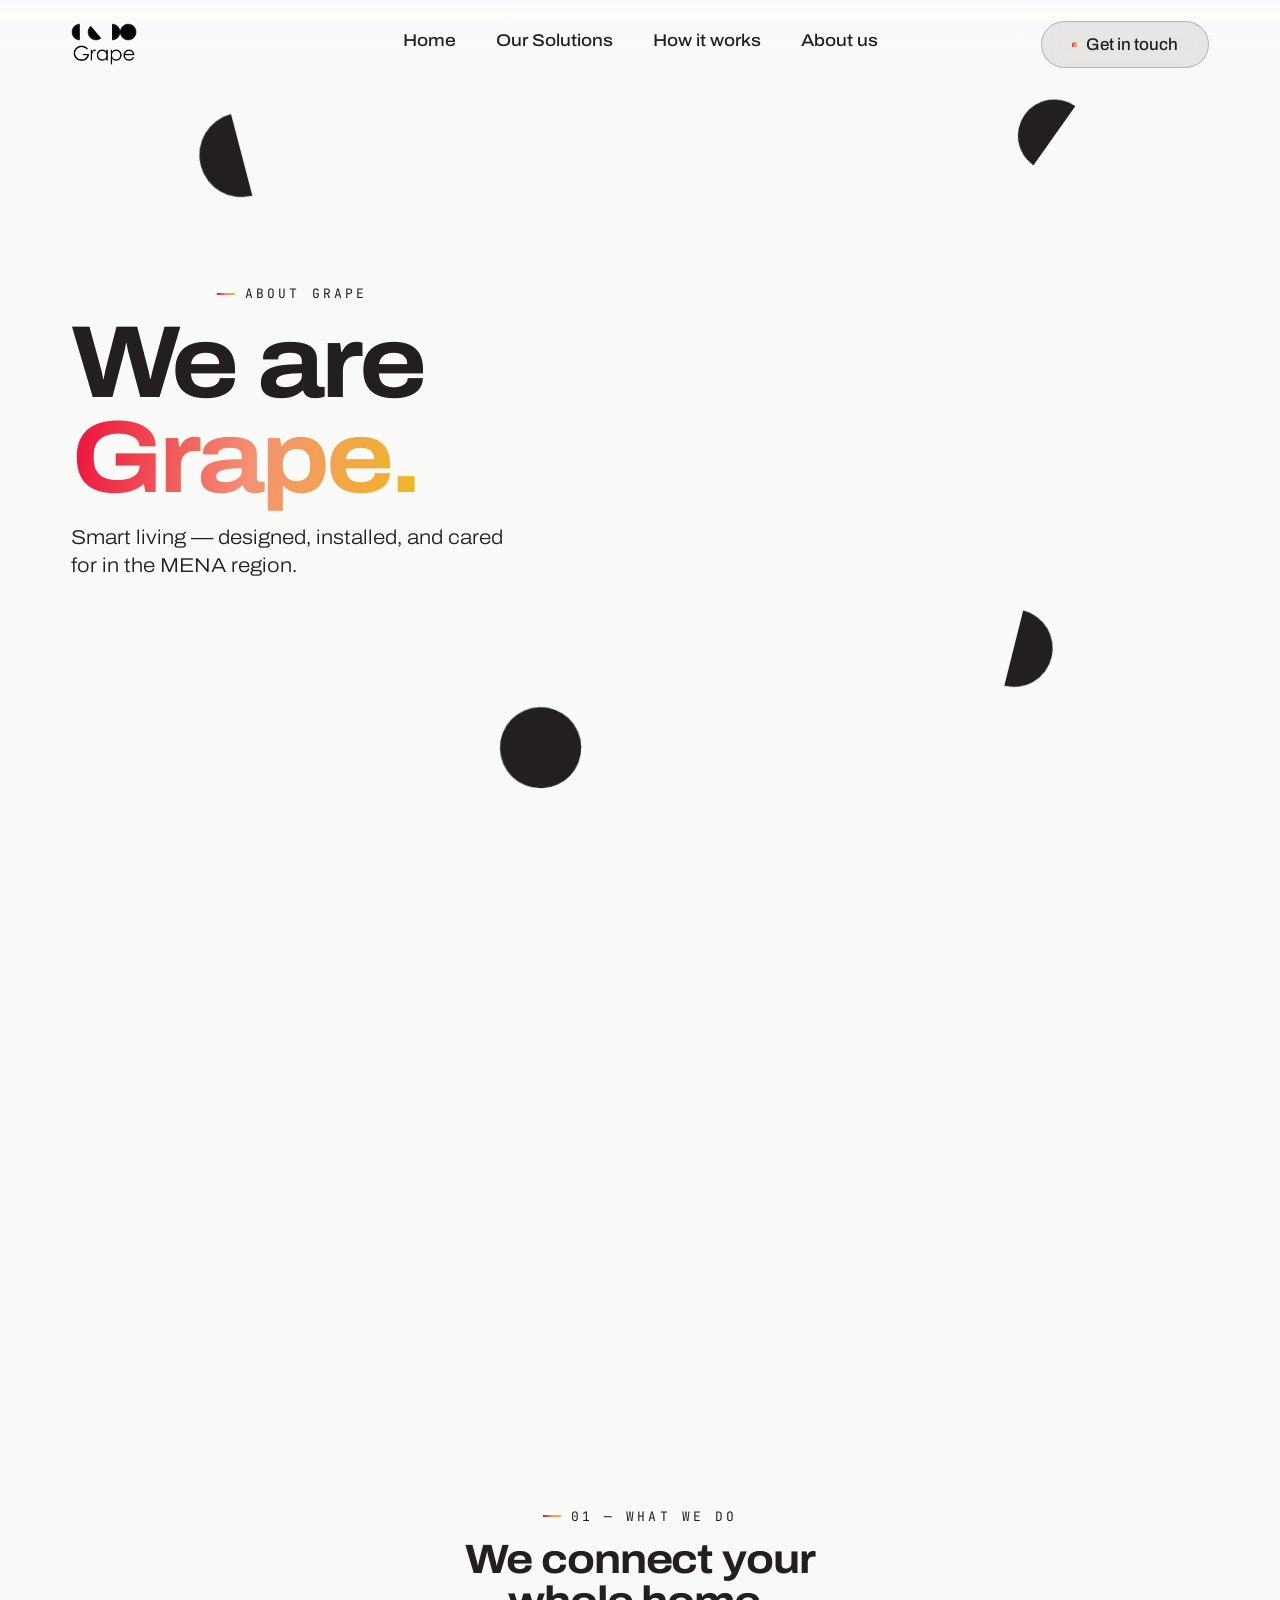
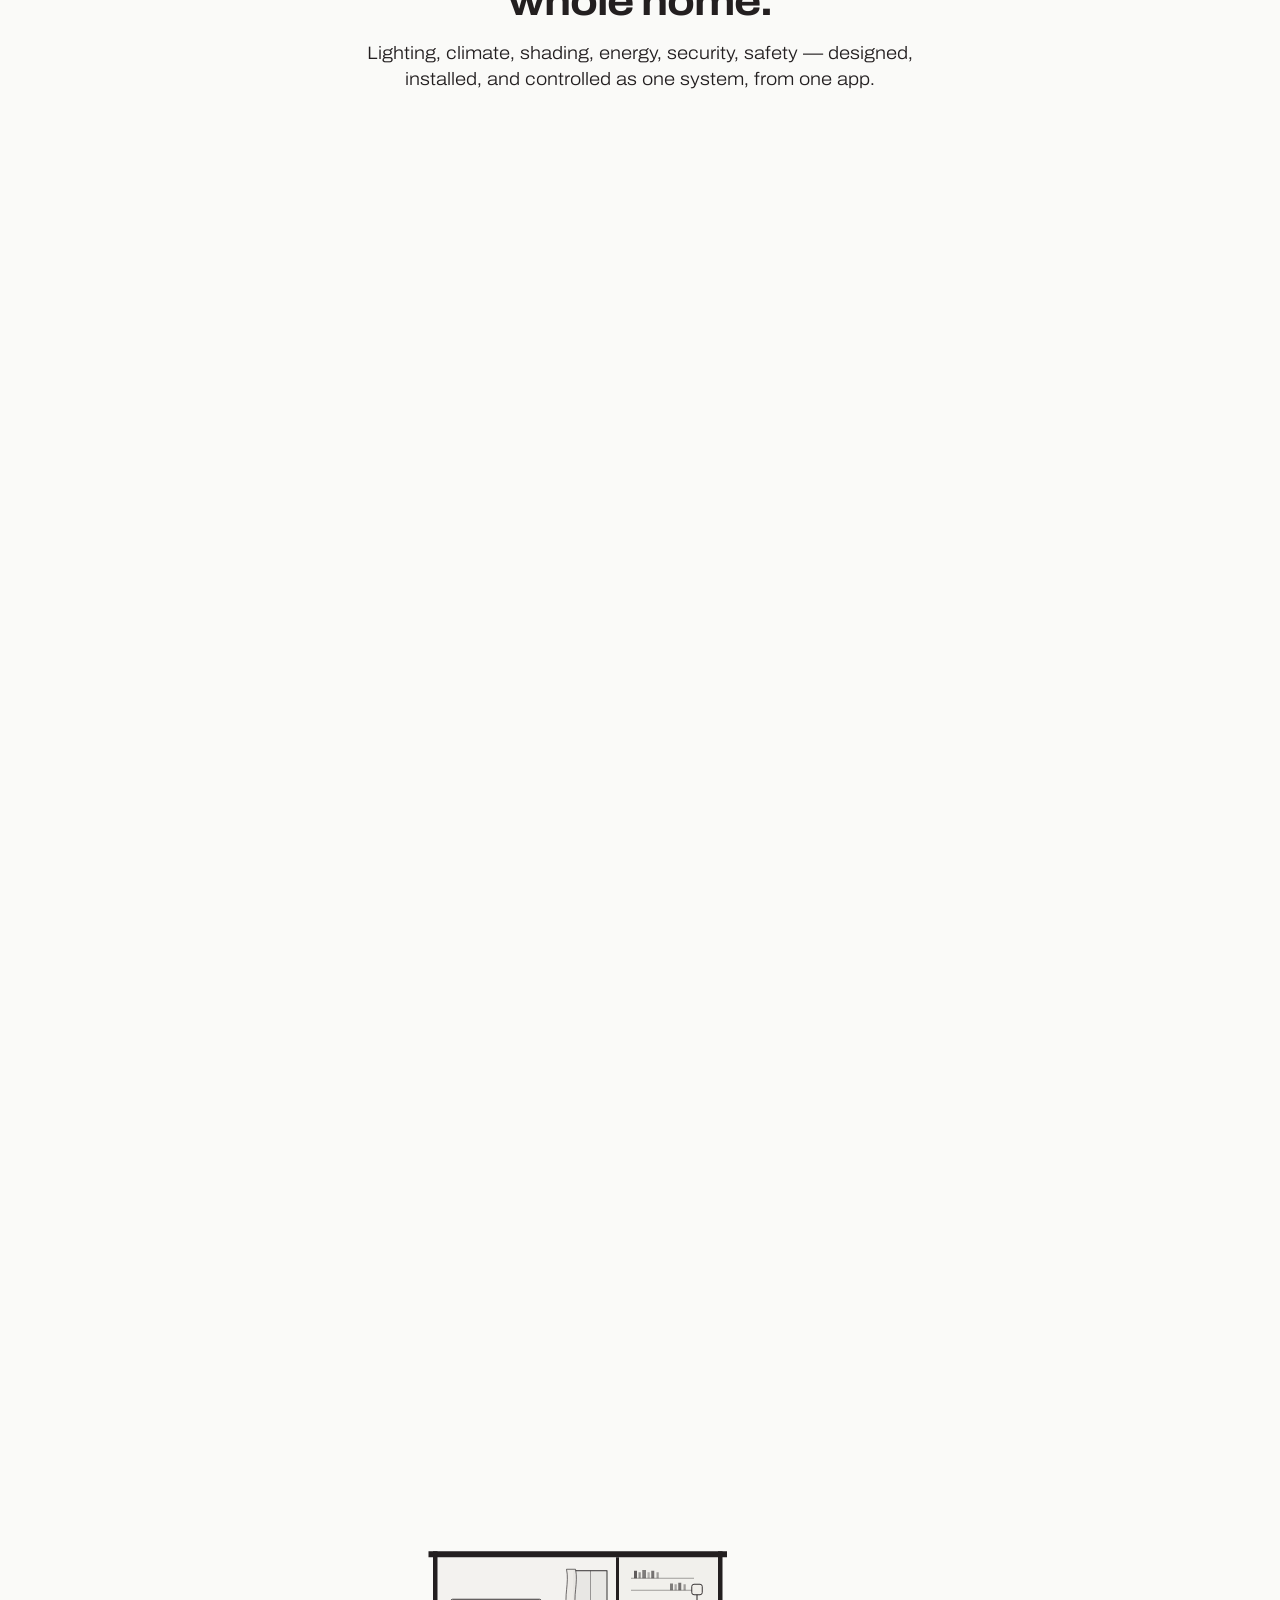
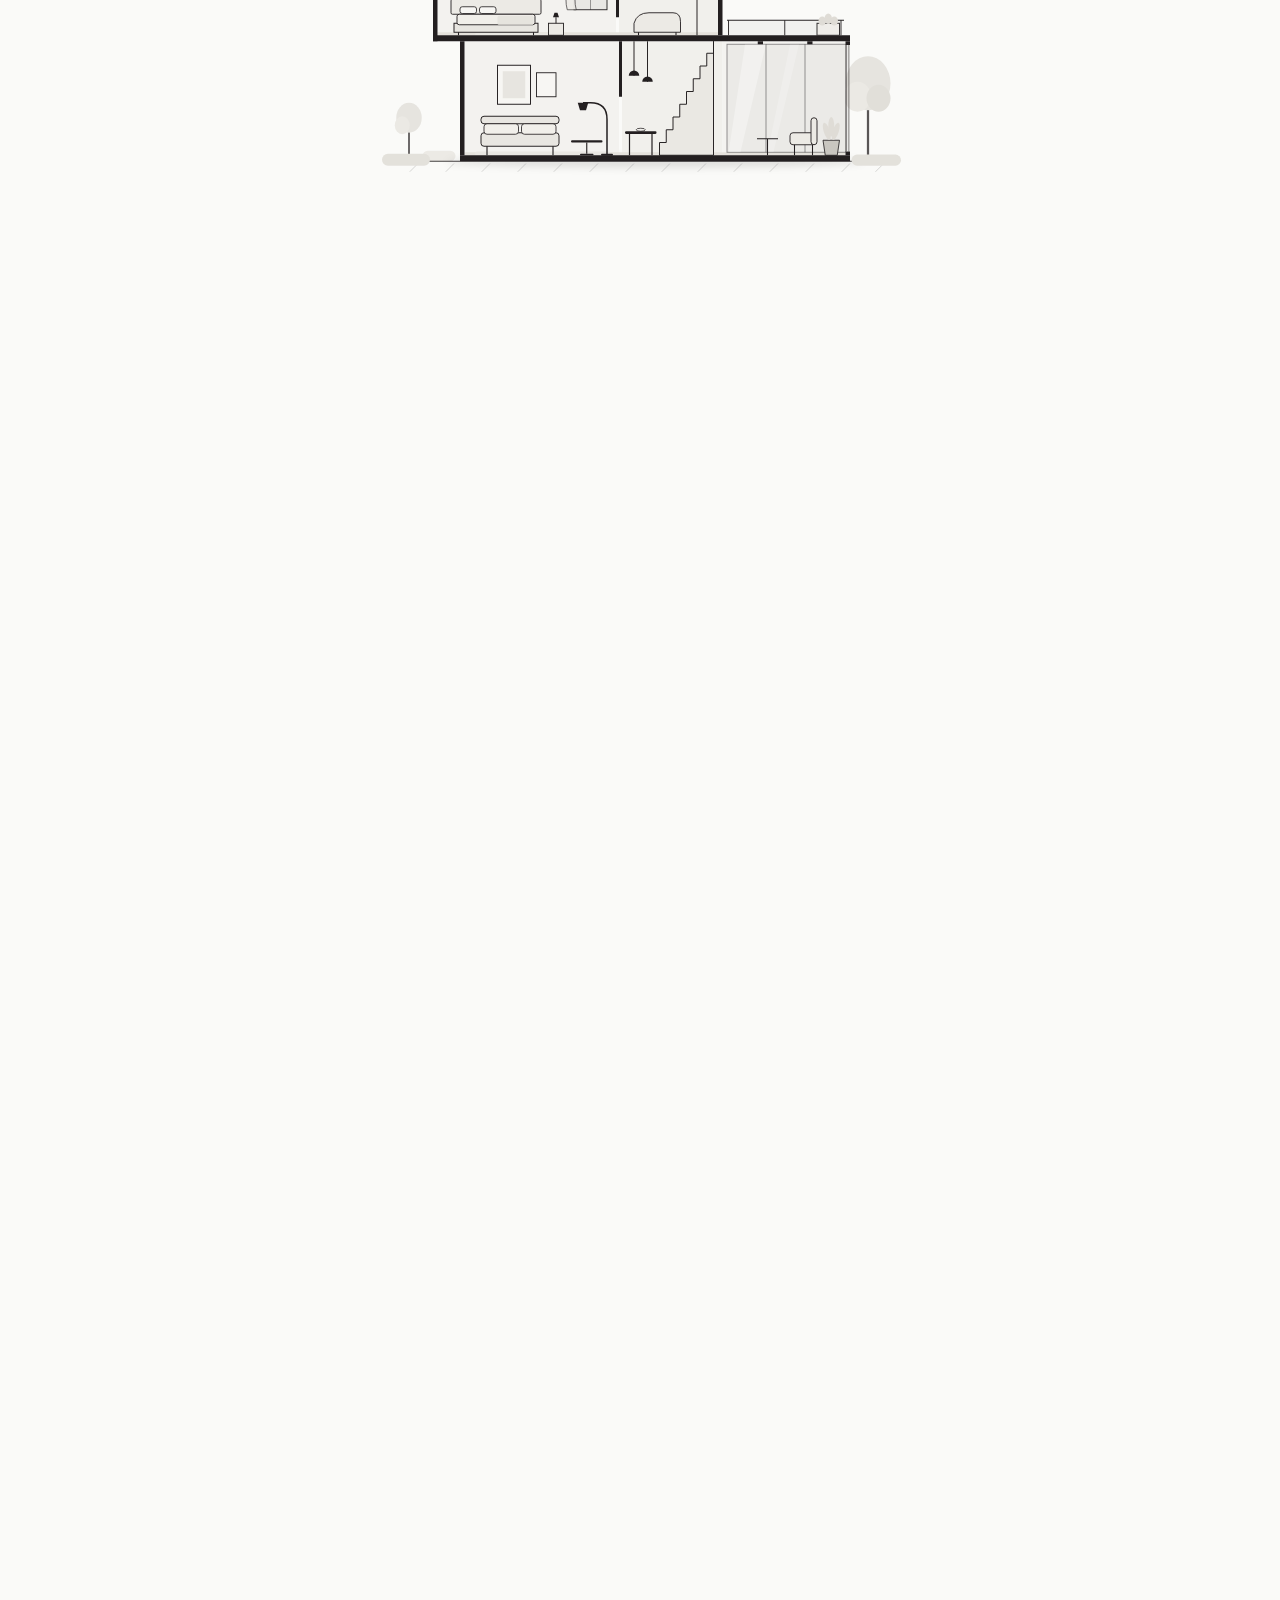
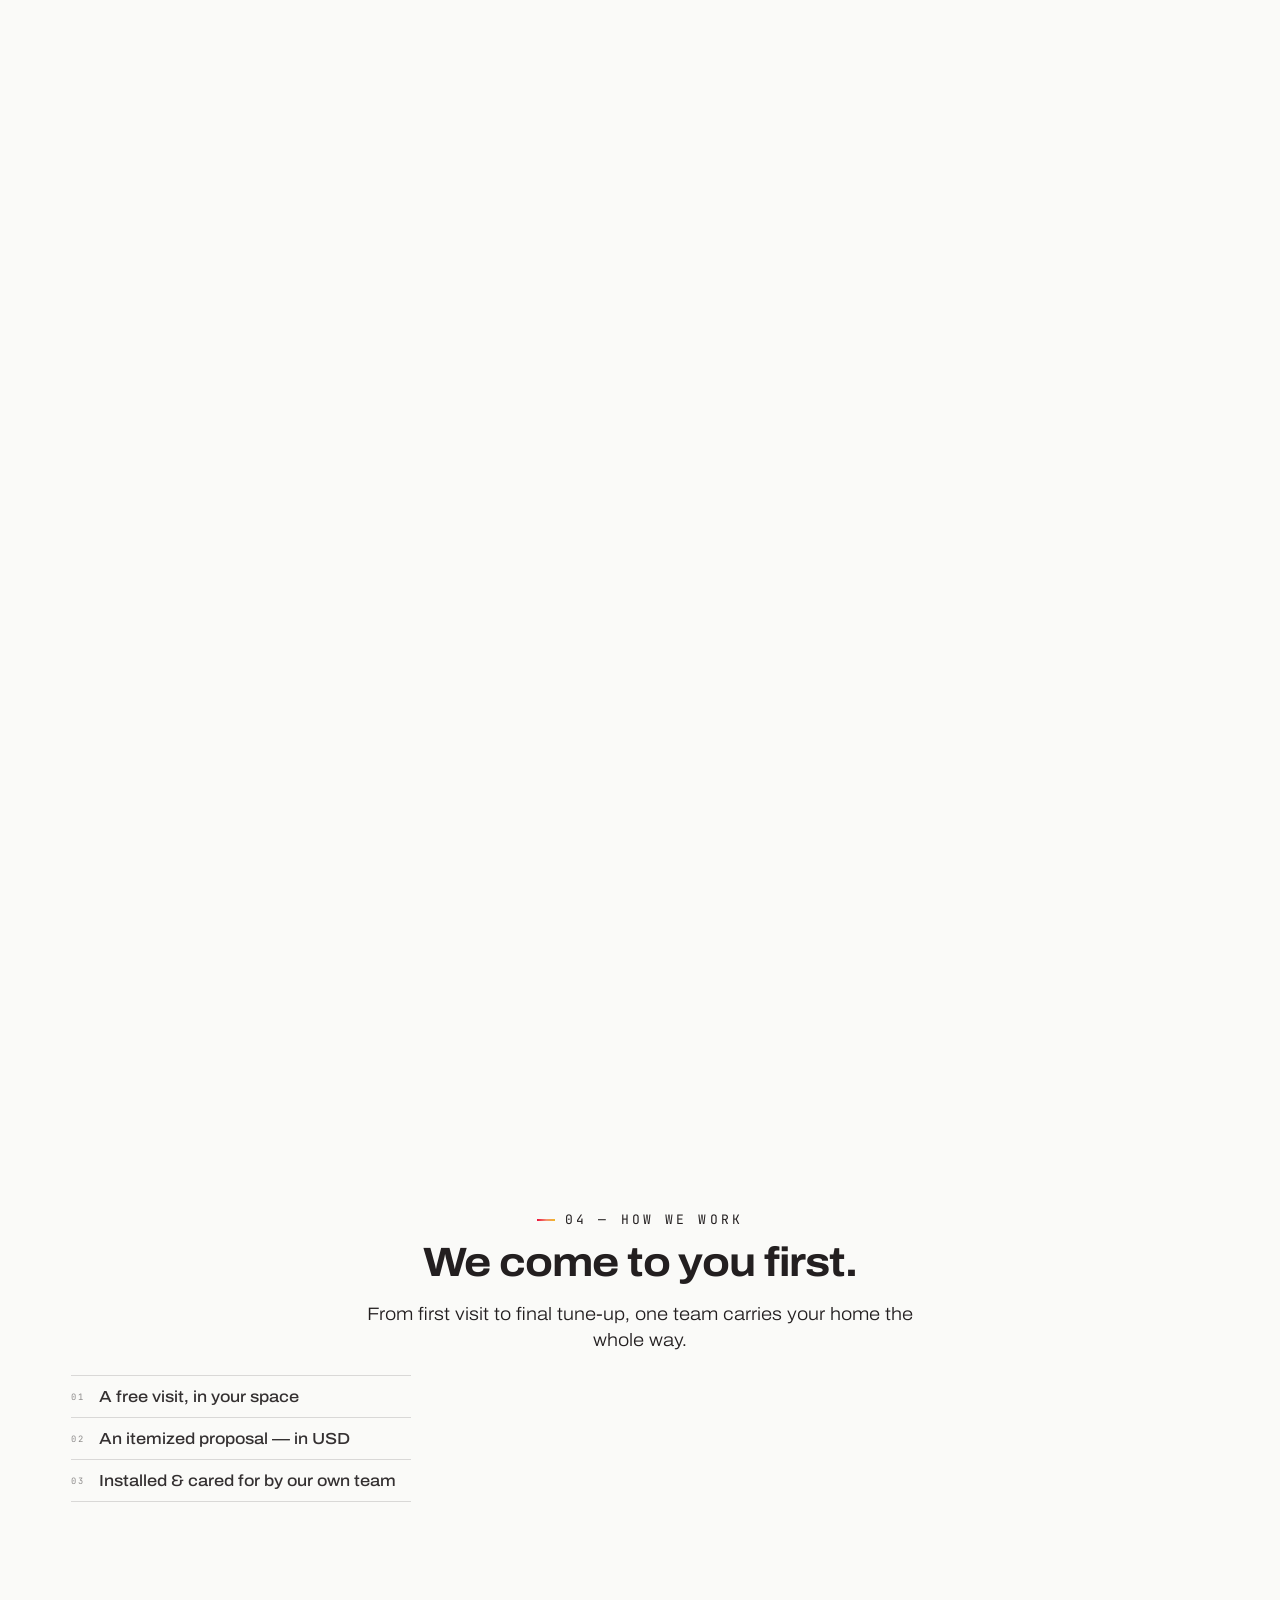
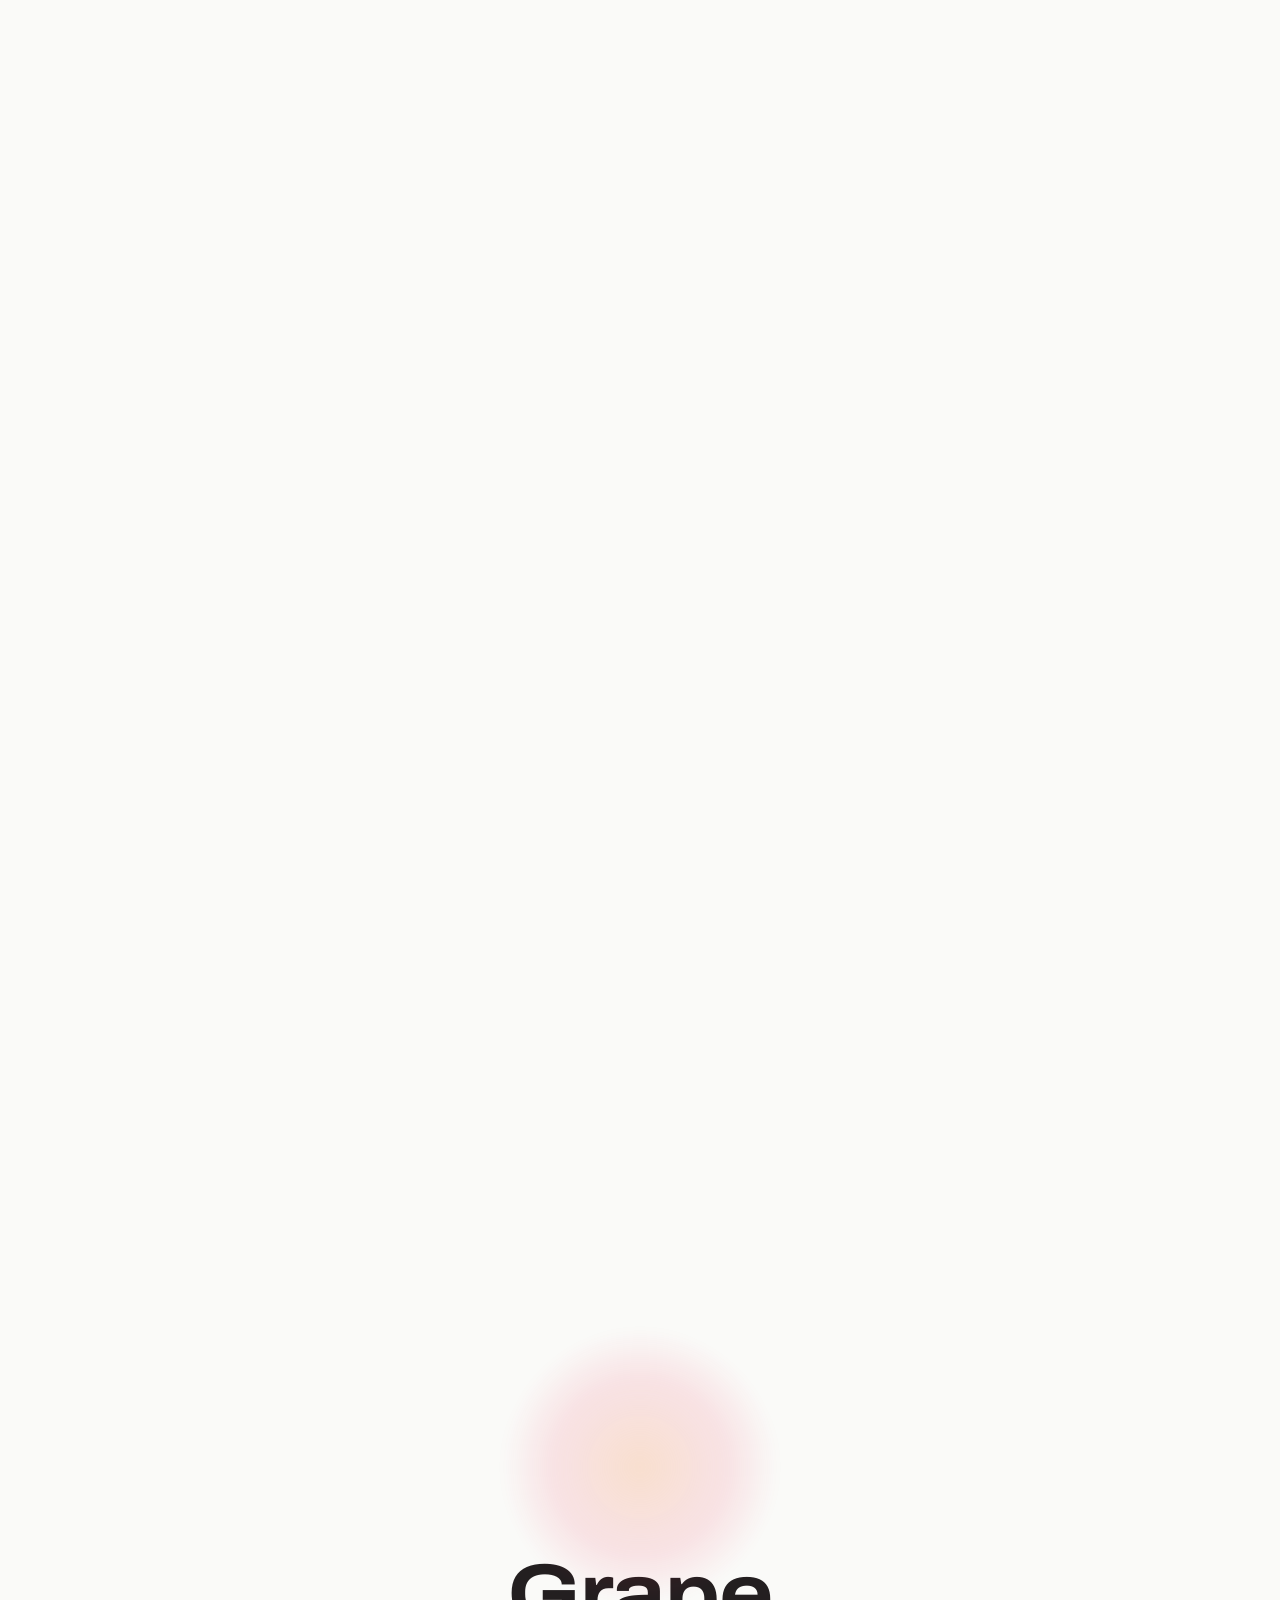
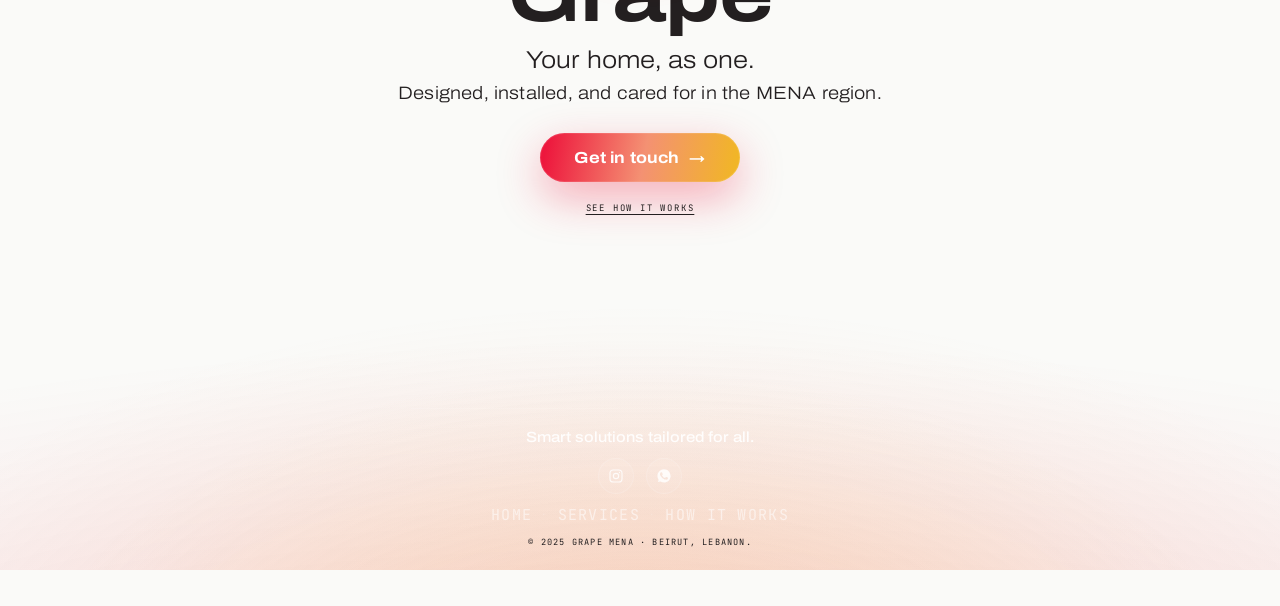
<file: about.html>
<!DOCTYPE html>
<html lang="en">
<head>
  <!-- Google Tag Manager -->
  <script>(function(w,d,s,l,i){w[l]=w[l]||[];w[l].push({'gtm.start':
  new Date().getTime(),event:'gtm.js'});var f=d.getElementsByTagName(s)[0],
  j=d.createElement(s),dl=l!='dataLayer'?'&l='+l:'';j.async=true;j.src=
  'https://www.googletagmanager.com/gtm.js?id='+i+dl;f.parentNode.insertBefore(j,f);
  })(window,document,'script','dataLayer','GTM-5FNWCN79');</script>
  <!-- End Google Tag Manager -->

<meta charset="utf-8">
<meta name="viewport" content="width=device-width, initial-scale=1, viewport-fit=cover">
<title>Grape — About us</title>
<meta name="description" content="Grape creates intelligent living systems for modern homes across the MENA region — comfort, energy, safety, and control, unified in one seamless experience.">
<link rel="preconnect" href="https://fonts.googleapis.com">
<link rel="preconnect" href="https://fonts.gstatic.com" crossorigin>
<link href="https://fonts.googleapis.com/css2?family=Archivo:wght@300;500;700&family=JetBrains+Mono:wght@400;500&display=swap" rel="stylesheet">
<style>
  :root{
    --ink:#231F20;
    --paper:#FAFAF8;
    --night:#121011;
    --g1:#ED173D; --g2:#F49173; --g3:#F1B528;
    --font:var(--font-grotesk);
    --font-grotesk:"Aktiv Grotesk Ex","Archivo",system-ui,-apple-system,"Segoe UI",sans-serif;
    --mono:'JetBrains Mono',monospace;
    --black:#231F20; --white:#FFFFFF; --white-soft:#F5F5F4;
    --gray-on-dark:rgba(255,255,255,0.62);
    --grad-warm:linear-gradient(100deg,#ED173D 4%,#F49173 52%,#F1B528 96%);
    --whatsapp:#25D366;
    --ease:cubic-bezier(0.22,0.61,0.36,1);
    --ease-out:cubic-bezier(0.16,1,0.3,1);
    --fg:#231F20;            /* live-updated by JS */
    --bg:#FAFAF8;            /* live-updated by JS */
  }
  *{margin:0;padding:0;box-sizing:border-box}
  html{scroll-behavior:auto}
  body{
    background:var(--bg);
    font-family:var(--font);
    font-stretch:112%;
    color:var(--fg);
    overflow-x:hidden;
  }
  a{color:inherit;text-decoration:none}
  a:hover{opacity:.9}

  /* ---------- scroll progress hairline ---------- */
  .prog{position:fixed;left:0;top:0;height:2px;width:0%;background:var(--grad-warm);z-index:60;pointer-events:none}

  /* ---------- top bar (identical to Home / Services) ---------- */
  .mbar{position:fixed; inset:0 0 auto 0; z-index:80; display:flex; align-items:center; justify-content:space-between; gap:10px; padding:12px 14px; padding-top:max(46px, calc(env(safe-area-inset-top) + 11px));}
  .mbar__scrim{position:absolute; inset:0; z-index:-1; pointer-events:none; background:linear-gradient(180deg, rgba(16,11,14,0.6) 0%, rgba(16,11,14,0.26) 56%, transparent 100%); transition:background .4s var(--ease);}
  .mbar.condensed .mbar__scrim{background:linear-gradient(180deg, rgba(16,11,14,0.86) 0%, rgba(16,11,14,0.55) 62%, rgba(16,11,14,0.12) 100%);}
  .mbar .mbar-logo{display:inline-flex; flex-direction:column; align-items:center; gap:3px; line-height:0; flex:0 0 auto;}
  .mbar .mbar-logo img{width:auto; display:block; filter:brightness(0) invert(1) drop-shadow(0 1px 2px rgba(0,0,0,0.4));}
  .mbar .mbar-logo .mbar-logo__mark{height:11px;}
  .mbar .mbar-logo .mbar-logo__word{height:14px;}
  .mbar__pills{display:flex; align-items:center; gap:8px; flex:0 0 auto;}
  .mbar-cta{flex:0 0 auto; font-size:0.6rem; font-weight:500; letter-spacing:0.04em; color:rgba(255,255,255,0.92); padding:0.5em 0.85em; border:1px solid rgba(255,255,255,0.2); border-radius:999px; background:rgba(216,216,224,0.15); -webkit-backdrop-filter:blur(10px) saturate(1.1); backdrop-filter:blur(10px) saturate(1.1); text-shadow:0 1px 3px rgba(0,0,0,0.45); white-space:nowrap; text-decoration:none; display:inline-flex; align-items:center; gap:0.42em; transition:background-color .25s, color .25s, border-color .25s, transform .15s;}
  .mbar-cta--book{background:rgba(255,255,255,0.17);}
  .mbar-cta .dotmark{width:5px; height:5px; border-radius:999px 999px 0 0; background:var(--grad-warm); display:inline-block;}
  .mbar-cta:hover{background:rgba(234,234,239,0.26); border-color:rgba(255,255,255,0.4);}
  .mbar-cta:active{transform:scale(0.96); background:rgba(255,255,255,0.92); color:var(--ink); border-color:transparent; text-shadow:none;}
  @media (max-width:380px){ .mbar-cta{font-size:0.55rem; padding:0.5em 0.72em; letter-spacing:0.02em;} .mbar__pills{gap:6px;} }
  @media (min-width:760px){ .mbar{left:50%; right:auto; transform:translateX(-50%); width:430px; max-width:430px;} }

  /* ---------- fixed stage (the shapes) ---------- */
  .stage{position:fixed; inset:0; z-index:1; pointer-events:none; overflow:hidden;}
  .shape{
    position:absolute; left:0; top:0;
    width:min(19vw,92px); height:min(19vw,92px);
    will-change:transform,opacity;
  }
  .shape svg{width:100%; height:100%; overflow:visible; display:block}
  .shape .solid{fill:var(--fg); opacity:var(--sop,1); transition:fill .3s linear}
  .shape .grad{opacity:var(--gop,0)}

  /* ---------- scroll beats ---------- */
  main{position:relative; z-index:2}
  .beat{
    min-height:100svh;
    display:flex; flex-direction:column; justify-content:flex-end;
    padding:0 22px 12svh;
  }
  .beat--hero{position:relative; justify-content:center; align-items:flex-start; padding-bottom:0; min-height:104svh}
  .beat__kick{
    display:flex; align-items:center; gap:10px;
    font-family:var(--mono); font-size:.58rem; letter-spacing:.24em; text-transform:uppercase;
    opacity:.6; margin-bottom:14px;
  }
  .beat__kick::before{content:""; width:18px; height:2px; background:var(--grad-warm); flex:0 0 auto}
  .beat h1,.beat h2,.hold__copy h2{
    font-weight:700; letter-spacing:-.02em; line-height:1.02; text-wrap:balance;
    font-size:clamp(2.6rem,12vw,4.4rem);
  }
  .beat h2,.hold__copy h2{font-size:clamp(2.1rem,9.8vw,3.4rem)}
  .beat p,.hold__copy p{
    font-weight:300; line-height:1.55; font-size:clamp(.95rem,3.9vw,1.08rem);
    max-width:34ch; margin-top:16px; opacity:.82; text-wrap:pretty;
  }
  /* ===== pinned "stop" sections (beats 01 & 04) — same held-still feel as the house ===== */
  .hold{position:relative; height:230svh}
  .hold__pin{position:sticky; top:0; height:100svh; overflow:hidden;
    display:flex; flex-direction:column; justify-content:flex-end; padding:0 22px 12svh}
  .hold__copy{position:relative; z-index:3; max-width:38ch; width:100%}
  @media (max-height:680px){ .hold{height:210svh} .hold__pin{padding-bottom:8svh} }
  .gword{font-style:normal; background:var(--grad-warm); -webkit-background-clip:text; background-clip:text; color:transparent}

  /* staggered reveal */
  .reveal>*{opacity:0; transform:translateY(24px); filter:blur(5px);
    transition:opacity .7s ease, transform .7s cubic-bezier(.22,.61,.36,1), filter .7s ease}
  .reveal.on>*{opacity:1; transform:none; filter:none}
  .reveal.on>*:nth-child(2){transition-delay:.09s}
  .reveal.on>*:nth-child(3){transition-delay:.18s}
  .reveal.on>*:nth-child(4){transition-delay:.27s}
  .reveal.on>*:nth-child(5){transition-delay:.36s}

  /* how-we-work steps */
  .steps{list-style:none; margin-top:22px; max-width:34ch; width:100%}
  .steps li{display:flex; align-items:center; gap:14px; padding:12px 0;
    border-top:1px solid color-mix(in srgb, var(--fg) 15%, transparent)}
  .steps li:last-child{border-bottom:1px solid color-mix(in srgb, var(--fg) 15%, transparent)}
  .steps .n{font-family:var(--mono); font-size:.55rem; letter-spacing:.2em; opacity:.5; flex:0 0 auto}
  .steps .s{font-weight:500; font-size:clamp(.92rem,3.8vw,1rem); opacity:.92}

  .scrollhint{
    position:absolute; bottom:26px; left:22px;
    display:flex; align-items:center; gap:9px;
    font-family:var(--mono); font-size:.56rem; letter-spacing:.22em; text-transform:uppercase; opacity:.5;
  }
  .scrollhint i{
    width:1.5px; height:26px; background:currentColor; display:block;
    animation:hint 1.8s ease-in-out infinite; transform-origin:top;
  }
  @keyframes hint{0%,100%{transform:scaleY(.4);opacity:.4}50%{transform:scaleY(1);opacity:1}}

  /* ============ THE HOUSE — pinned centerpiece ============ */
  .house{position:relative; height:460svh}
  .house__pin{
    position:sticky; top:0; height:100svh; overflow:hidden;
  }
  .house__pin::before{content:"";position:absolute;inset:-8%;z-index:0;pointer-events:none;
    background:radial-gradient(ellipse 74% 50% at 50% 46%, rgba(230,179,110,.30), rgba(230,179,110,0) 70%);
    opacity:0;transition:opacity 1.4s var(--ease)}
  .house__pin.alive::before{opacity:.62}

  /* the shared villa (same house) — state layers crossfaded by data-state on #houseWrap */
  .v-node{opacity:0;transition:opacity .55s var(--ease) calc(var(--i)*.12s)}
  [data-state="systems"] .v-node,[data-state="pulse"] .v-node,[data-state="alive"] .v-node{opacity:1}
  .v-halo{transition:opacity .9s var(--ease)}
  [data-state="alive"] .v-halo{opacity:0 !important}
  [data-state="systems"] .v-halo,[data-state="pulse"] .v-halo{animation:haloSpin 14s linear infinite}
  @keyframes haloSpin{to{stroke-dashoffset:-60}}
  .v-pulse{opacity:0;transition:opacity .8s var(--ease)}
  [data-state="pulse"] .v-pulse{opacity:.85}
  [data-state="alive"] .v-pulse{opacity:.4}
  [data-state="pulse"] #vPulse,[data-state="alive"] #vPulse{stroke-dasharray:24 470;animation:pulseTravel 2.4s linear infinite}
  @keyframes pulseTravel{to{stroke-dashoffset:-494}}
  .v-glow{opacity:0;transition:opacity 1.6s var(--ease)}
  [data-state="alive"] .v-glow{opacity:1}
  .v-led{opacity:0;transition:opacity .4s var(--ease) calc(.35s + var(--i)*.14s)}
  [data-state="alive"] .v-led{opacity:1}
  .v-core{opacity:0;transition:opacity .9s var(--ease) .2s}
  [data-state="alive"] .v-core{opacity:1}
  [data-state="alive"] .v-coreRing{animation:coreBreath 3.6s ease-in-out infinite}
  @keyframes coreBreath{0%,100%{transform:scale(1);opacity:.9}50%{transform:scale(1.18);opacity:.45}}
  .v-coreRing{transform-box:fill-box;transform-origin:center}
  .v-curtain{transform-box:fill-box;transform-origin:top center;animation:curtainSway 7s ease-in-out infinite}
  @keyframes curtainSway{0%,100%{transform:rotate(0) skewX(0)}50%{transform:rotate(1.4deg) skewX(1.6deg)}}
  .v-canopy{transform-box:fill-box;transform-origin:bottom center;animation:treeSway 9s ease-in-out infinite}
  .v-canopy.b{animation-duration:11s;animation-delay:-3s}
  @keyframes treeSway{0%,100%{transform:rotate(-.7deg)}50%{transform:rotate(.7deg)}}
  [data-state="alive"] .v-cone{animation:coneFlicker 5.5s ease-in-out infinite}
  @keyframes coneFlicker{0%,100%{opacity:1}42%{opacity:.82}58%{opacity:.94}74%{opacity:.85}}
  @media (prefers-reduced-motion:reduce){
    .v-curtain,.v-canopy,[data-state="alive"] .v-cone,[data-state="systems"] .v-halo,[data-state="pulse"] .v-halo,[data-state="alive"] .v-coreRing,[data-state="pulse"] #vPulse,[data-state="alive"] #vPulse{animation:none}
  }

  /* house docked in a fixed UPPER band — text lives strictly below it, never overlapping */
  .house__stage{
    position:absolute; left:50%; top:calc(56px + env(safe-area-inset-top)); transform:translateX(-50%);
    width:min(92vw,540px); height:42svh; z-index:2;
  }
  .house__stage svg{display:block; width:100%; height:100%; overflow:visible}

  /* text beats — pinned in the clear band BELOW the house, never over it */
  .house__copy{
    position:absolute; left:22px; right:22px; bottom:8svh; z-index:3;
    opacity:0; transform:translateY(22px); will-change:opacity,transform; pointer-events:none;
    max-width:36ch;
  }
  .house__copy .beat__kick{margin-bottom:12px}
  .house__copy h2{
    font-weight:700; letter-spacing:-.02em; line-height:1.04; text-wrap:balance;
    font-size:clamp(2.1rem,9.8vw,3.4rem);
  }
  .house__copy p{
    font-weight:300; line-height:1.55; font-size:clamp(.95rem,3.9vw,1.08rem);
    max-width:34ch; margin-top:14px; opacity:.82; text-wrap:pretty;
  }

  /* the "internet · offline" wire, shown during beat 03 */
  .wire{
    position:absolute; left:50%; top:15svh; transform:translateX(-50%); z-index:3;
    width:min(64vw,300px); height:22px; opacity:0; transition:opacity .5s ease; pointer-events:none;
  }
  .wire__line{
    position:absolute; left:0; right:0; top:10px; height:1.5px;
    background:var(--fg); transform-origin:left;
  }
  .wire.show .wire__line{animation:wire 3.4s ease-in-out infinite}
  @keyframes wire{
    0%,28%{opacity:.8; clip-path:inset(0 0 0 0)}
    34%{opacity:.8; clip-path:inset(0 38% 0 38%)}
    38%,86%{opacity:.18; clip-path:inset(0 47% 0 47%)}
    92%,100%{opacity:.8; clip-path:inset(0 0 0 0)}
  }
  .wire__lab{
    position:absolute; left:50%; top:-14px; transform:translateX(-50%);
    font-family:var(--mono); font-size:.53rem; letter-spacing:.2em; text-transform:uppercase;
    color:var(--fg); opacity:0;
  }
  .wire.show .wire__lab{animation:lab 3.4s ease-in-out infinite}
  @keyframes lab{0%,30%{opacity:0}40%,84%{opacity:.65}92%,100%{opacity:0}}

  /* ---------- landing / arrival ---------- */
  .land{
    position:relative; overflow:hidden;
    min-height:110svh;
    display:flex; flex-direction:column;
    text-align:center;
  }
  /* warm ambient glow rising from the bottom edge — the home you just lit */
  .land__glow{
    position:absolute; left:50%; bottom:0; transform:translateX(-50%);
    width:160%; height:64svh; pointer-events:none; z-index:0;
    background:
      radial-gradient(58% 100% at 50% 124%, rgba(244,145,90,.20), rgba(244,145,90,0) 70%),
      radial-gradient(96% 100% at 50% 132%, rgba(237,23,61,.15), rgba(237,23,61,0) 72%),
      radial-gradient(42% 78% at 50% 120%, rgba(241,181,40,.16), rgba(241,181,40,0) 70%);
  }
  /* faint lit-home silhouette, low behind the footer */
  .land__house{
    position:absolute; left:50%; bottom:8svh; transform:translateX(-50%);
    width:min(94vw,540px); height:auto; pointer-events:none; z-index:0;
  }
  .land__stage{
    position:relative; z-index:2; flex:1 1 auto;
    display:flex; flex-direction:column; align-items:center; justify-content:center;
    padding:7svh 22px 4svh;
  }
  .land__spacer{position:relative; height:min(26vw,132px); width:100%; display:flex; align-items:center; justify-content:center}
  .land__logoGlow{
    position:absolute; width:min(68vw,280px); height:min(68vw,280px); border-radius:50%;
    background:radial-gradient(circle, rgba(244,145,90,.26), rgba(237,23,61,.10) 44%, rgba(18,16,17,0) 70%);
    filter:blur(4px); animation:landBreath 4.8s ease-in-out infinite; will-change:transform,opacity;
  }
  @keyframes landBreath{0%,100%{transform:scale(1);opacity:.75}50%{transform:scale(1.13);opacity:1}}
  .land__word{font-weight:700; font-size:clamp(2.6rem,13vw,4.4rem); letter-spacing:-.01em; margin-top:20px; line-height:1}
  .land__sub{font-weight:300; font-size:clamp(.98rem,4vw,1.12rem); opacity:.78; margin-top:12px}
  .land__trust{font-weight:300; font-size:.82rem; letter-spacing:.01em; opacity:.5; margin-top:10px}
  .land__cta{
    display:inline-flex; align-items:center; gap:10px; margin-top:30px;
    padding:16px 32px; border-radius:999px; border:0; cursor:pointer;
    background:var(--grad-warm); color:#fff; text-decoration:none;
    font-family:var(--font); font-stretch:112%; font-weight:700; font-size:1rem; letter-spacing:.01em;
    box-shadow:0 16px 44px rgba(237,23,61,.34), inset 0 0 0 1px rgba(255,255,255,.10);
    transition:transform .25s var(--ease), box-shadow .25s var(--ease);
  }
  .land__cta em{font-style:normal; transition:transform .3s ease}
  .land__cta:hover{transform:translateY(-2px); box-shadow:0 22px 54px rgba(237,23,61,.44), inset 0 0 0 1px rgba(255,255,255,.12)}
  .land__cta:active{transform:scale(.98)}
  .land__cta:active em{transform:translateX(4px)}
  .land__contacts{display:flex; flex-wrap:wrap; justify-content:center; gap:10px; margin-top:20px}
  .land__contact{
    display:inline-flex; align-items:center; gap:9px; padding:11px 15px; border-radius:12px;
    background:rgba(255,255,255,.05); border:1px solid rgba(255,255,255,.12); color:#fff; text-decoration:none;
    font-size:.9rem; transition:background-color .2s, border-color .2s;
  }
  .land__contact:hover{background:rgba(255,255,255,.09); border-color:rgba(255,255,255,.22)}
  .land__contact .ic{display:inline-flex; align-items:center; justify-content:center; width:16px; height:16px; flex:0 0 auto}
  .land__contact .ic svg{width:16px; height:16px; display:block}
  .land__contact.wa .ic{color:var(--whatsapp)}
  .land__contact .lab{opacity:.92}
  .land__how{display:block; width:fit-content; margin:20px auto 0; font-family:var(--mono); font-size:.56rem;
    letter-spacing:.2em; text-transform:uppercase; opacity:.5; color:inherit;
    text-decoration:underline; text-decoration-thickness:1px; text-underline-offset:3px}
  .land__footer{
    position:relative; z-index:2; flex:0 0 auto;
    margin:0 22px; padding:20px 0 calc(22px + env(safe-area-inset-bottom));
    border-top:1px solid rgba(255,255,255,.10);
    display:flex; flex-direction:column; align-items:center; gap:11px; text-align:center;
  }
  .land__slogan{font-weight:500; font-size:.92rem; color:rgba(255,255,255,.9)}
  .land__social{display:flex; justify-content:center; gap:12px; margin-top:2px}
  .land__soc{display:inline-flex; align-items:center; justify-content:center; width:36px; height:36px; border-radius:999px; border:1px solid rgba(255,255,255,.14); background:rgba(255,255,255,.05); color:rgba(255,255,255,.82); transition:background-color .2s, border-color .2s, color .2s}
  .land__soc:hover{background:rgba(255,255,255,.1); border-color:rgba(255,255,255,.28); color:#fff}
  .land__soc svg{width:16px; height:16px; display:block}
  .land__nav{display:flex; flex-wrap:wrap; justify-content:center; align-items:center; gap:9px;
    font-family:var(--mono); font-size:.58rem; letter-spacing:.14em; text-transform:uppercase; color:rgba(255,255,255,.55)}
  .land__nav a{color:inherit; text-decoration:none}
  .land__nav a:hover{color:#fff}
  .land__nav span{opacity:.35}
  .land__copyline{font-family:var(--mono); font-size:.54rem; letter-spacing:.14em; text-transform:uppercase; opacity:.4}
  @media (prefers-reduced-motion:reduce){ .land__logoGlow{animation:none} }

  @media (prefers-reduced-motion:reduce){
    .reveal>*{transition:none; opacity:1; transform:none; filter:none}
    .wire.show .wire__line,.wire.show .wire__lab,.scrollhint i,.dot-core{animation:none}
    .wire.show .wire__lab{opacity:.6}
    .house__copy{transition:none}
  }

/* ---------- imported header burger (inherits --fg so it crossfades ink<->white) ---------- */
  .bar__burger{ display:inline-flex; flex-direction:column; justify-content:center; gap:4px; width:42px; height:34px; padding:0 10px; border:0; background:transparent; cursor:pointer; pointer-events:auto; }
  .bar__burger span{ display:block; height:1.6px; width:100%; background:var(--fg); border-radius:2px; transition:background .3s linear; }
  .bar__burger:active{ transform:scale(0.96); }

  /* ======================= imported: slide-in burger menu ======================= */
/* ===== Header burger + slide-in menu ===== */
.mbar-burger { display: inline-flex; flex-direction: column; justify-content: center; gap: 4px; width: 42px; height: 34px; padding: 0 10px; border: 0; background: transparent; cursor: pointer; flex: 0 0 auto; }
.mbar-burger span { display: block; height: 1.6px; width: 100%; background: var(--grad-warm-x, linear-gradient(90deg,#ED173D,#F1B528)); border-radius: 2px; }
.mbar-burger:active { transform: scale(0.96); }

.navmenu { position: fixed; inset: 0; z-index: 210; }
.navmenu[hidden] { display: none; }
.navmenu__backdrop { position: absolute; inset: 0; background: rgba(10,10,10,0.55); -webkit-backdrop-filter: blur(4px); backdrop-filter: blur(4px); opacity: 0; transition: opacity 0.35s var(--ease); }
.navmenu.open .navmenu__backdrop { opacity: 1; }
.navmenu__panel { position: absolute; top: 0; right: 0; bottom: 0; width: min(82vw, 330px);
  background: linear-gradient(180deg, #262324, #151314); border-left: 1px solid rgba(255,255,255,0.12);
  box-shadow: -20px 0 60px rgba(0,0,0,0.5);
  padding: calc(26px + env(safe-area-inset-top)) 26px calc(28px + env(safe-area-inset-bottom));
  display: flex; flex-direction: column; transform: translateX(100%); transition: transform 0.4s cubic-bezier(0.32,0.72,0,1); }
.navmenu.open .navmenu__panel { transform: translateX(0); }
.navmenu__close { align-self: flex-end; width: 40px; height: 40px; border-radius: 50%; border: 1px solid rgba(255,255,255,0.16); background: rgba(255,255,255,0.05); color: rgba(255,255,255,0.8); font-size: 1.05rem; line-height: 1; cursor: pointer; display: flex; align-items: center; justify-content: center; }
.navmenu__close:active { transform: scale(0.94); }
.navmenu__links { display: flex; flex-direction: column; gap: 2px; margin-top: 24px; }
.navmenu__links a { font-family: var(--font-grotesk,'Archivo',sans-serif); font-size: 1.85rem; font-weight: 700; color: #FFFFFF; padding: 12px 0; border-bottom: 1px solid rgba(255,255,255,0.08); transition: color 0.2s, padding-left 0.25s var(--ease); }
.navmenu__links a:hover, .navmenu__links a:active { color: #fff; padding-left: 6px; }
.navmenu__contact { margin-top: auto; display: flex; gap: 10px; }
.navmenu__c { flex: 1; text-align: center; padding: 13px; border-radius: 12px; font-family: var(--font); font-weight: 500; font-size: 0.86rem; border: 1px solid rgba(255,255,255,0.14); color: #FFFFFF; transition: background-color 0.2s, border-color 0.2s; }
.navmenu__c.wa { background: rgba(37,211,102,0.12); border-color: rgba(37,211,102,0.3); }
.navmenu__c.em { background: transparent; border-color: rgba(255,255,255,0.35); }

@media (min-width: 760px) { .navmenu__panel { right: 50%; margin-right: -215px; } }
@media (prefers-reduced-motion: reduce) { .navmenu__backdrop, .navmenu__panel { transition: none; } }


/* ===== Burger menu — premium redesign ===== */
.navmenu__panel { width: min(86vw, 360px); background: linear-gradient(160deg, #242122 0%, #181617 55%, #121011 100%); overflow: hidden; padding-top: calc(24px + env(safe-area-inset-top)); }
.navmenu__panel::before { content: ""; position: absolute; top: -70px; right: -90px; width: 320px; height: 320px; border-radius: 50%; background: radial-gradient(circle, rgba(255,255,255,0.07), transparent 68%); filter: blur(8px); pointer-events: none; z-index: 0; }
.navmenu__panel::after { content: ""; position: absolute; inset: 0; background-image: url("[data-uri]"); background-size: 140px 140px; opacity: 0.05; mix-blend-mode: overlay; pointer-events: none; z-index: 0; }
.navmenu__panel > * { position: relative; z-index: 1; }
.navmenu__top { display: flex; align-items: center; justify-content: space-between; }
.navmenu__logo { display: inline-flex; flex-direction: column; gap: 3px; line-height: 0; }
.navmenu__logo img { filter: brightness(0) invert(1); width: auto; display: block; }
.navmenu__logo .navmenu__mark { height: 13px; }
.navmenu__logo .navmenu__word { height: 15px; }
.navmenu__close { color: #fff; border-color: rgba(255,255,255,0.25); background: rgba(255,255,255,0.06); }
.navmenu__links { display: flex; flex-direction: column; gap: 0; margin-top: 34px; }
.navmenu__links a { display: flex; align-items: baseline; gap: 14px; font-family: var(--font-grotesk,'Archivo',sans-serif); font-size: 2rem; font-weight: 700; line-height: 1; color: #FFFFFF; padding: 15px 0; border-bottom: 1px solid rgba(255,255,255,0.08); opacity: 0; transform: translateX(16px); }
.navmenu__links a .n { font-family: var(--font-grotesk,'Archivo',sans-serif); font-size: 0.64rem; letter-spacing: 0.1em; color: var(--gray-on-dark); min-width: 22px; }
.navmenu__links a .t { position: relative; }
.navmenu__links a .t::after { content: ""; position: absolute; left: 0; right: 100%; bottom: -4px; height: 1.5px; background: rgba(255,255,255,0.7); transition: right 0.3s var(--ease); }
.navmenu__links a:not(:last-child):hover .t, .navmenu__links a:not(:last-child):active .t { background: var(--grad-warm); -webkit-background-clip: text; background-clip: text; color: transparent; }
.navmenu__links a:hover .t::after, .navmenu__links a:active .t::after { right: 0; }
.navmenu.open .navmenu__links a { opacity: 1; transform: none; transition: opacity 0.45s var(--ease-out), transform 0.45s var(--ease-out); }
.navmenu.open .navmenu__links a:nth-child(1) { transition-delay: 0.08s; }
.navmenu.open .navmenu__links a:nth-child(2) { transition-delay: 0.14s; }
.navmenu.open .navmenu__links a:nth-child(3) { transition-delay: 0.20s; }
.navmenu.open .navmenu__links a:nth-child(4) { transition-delay: 0.26s; }
.navmenu.open .navmenu__links a:nth-child(5) { transition-delay: 0.32s; }
.navmenu__label { display: block; font-family: var(--font-grotesk,'Archivo',sans-serif); font-size: 0.6rem; letter-spacing: 0.24em; text-transform: uppercase; color: rgba(255,255,255,0.5); margin-bottom: 11px; }
.navmenu__cbtns { display: flex; gap: 10px; }
.navmenu__c.em { background: transparent; border-color: rgba(255,255,255,0.4); color: #fff; }
@media (prefers-reduced-motion: reduce) { .navmenu__links a { opacity: 1; transform: none; } }


/* ===== Burger menu — grape moment + refined contact ===== */
.navmenu__panel::before { background: radial-gradient(circle, rgba(255,255,255,0.08), transparent 70%); }
.navmenu__foot { margin-top: auto; position: relative; z-index: 2; }
.navmenu__line { display: block; font-family: var(--font); font-size: 0.98rem; color: rgba(255,255,255,0.86); padding: 5px 0; letter-spacing: 0.01em; transition: color 0.2s; }
.navmenu__line:hover, .navmenu__line:active { color: #fff; }
.navmenu__brand { display: block; margin-top: 15px; font-family: var(--font-grotesk,'Archivo',sans-serif); font-size: 1.15rem; font-weight: 500; line-height: 1.15; letter-spacing: -0.01em; text-transform: none; white-space: nowrap; color: #fff; }
.navmenu__brand-x-unused { color: rgba(255,255,255,0.42); line-height: 1.6; max-width: 26ch; }
.navmenu__grape { position: relative; z-index: 0; flex: 1 1 auto; display: flex; align-items: center; justify-content: center; min-height: 90px; pointer-events: none; opacity: 0.46; animation: grapeBreath 3s ease-in-out infinite; }
.navmenu__grape svg { width: 150px; max-width: 46vw; height: auto; display: block; overflow: visible; }
@keyframes grapeBreath { 0%,100% { transform: scale(1); opacity: 0.4; } 50% { transform: scale(1.05); opacity: 0.54; } }
@media (prefers-reduced-motion: reduce) { .navmenu__grape { animation: none; } }


/* ===== menu: no grape, taller links, icons ===== */
.navmenu__grape { display: none !important; }
.navmenu__links { flex: 0 0 auto; justify-content: flex-start; margin-top: 24px; margin-bottom: 30px; }
.navmenu__links a { align-items: center; gap: 13px; padding: 13px 0; font-size: 1.85rem; }
.navmenu__links a .n { transform: none; align-self: center; }
.navmenu__links a .i { display: inline-flex; align-items: center; justify-content: center; width: 24px; height: 24px; color: rgba(255,255,255,0.8); flex: 0 0 auto; }
.navmenu__links a .i svg { width: 21px; height: 21px; }
.navmenu__links a .t { flex: 1 1 auto; }
.navmenu__line { display: flex; align-items: center; justify-content: flex-start; gap: 12px; }
.navmenu__line .ci { display: inline-flex; align-items: center; color: var(--gray-on-dark); flex: 0 0 auto; order: -1; margin-right: 10px; }
.navmenu__line .ci svg { width: 16px; height: 16px; }


/* ===== menu: Book-a-visit CTA (last link) ===== */
.navmenu__links a:last-child { margin-top: 22px; border-bottom: 0; padding: 14px 18px; border-radius: 14px; background: var(--grad-warm); box-shadow: 0 10px 28px rgba(0,0,0,0.35); gap: 13px; position: relative; }
.navmenu__links a:last-child::before { content: ""; position: absolute; left: 2px; right: 2px; top: -12px; height: 1px; background: rgba(255,255,255,0.12); }
.navmenu__links a:last-child .i { color: #fff; width: 26px; height: 26px; }
.navmenu__links a:last-child .i svg { width: 22px; height: 22px; }
.navmenu__links a:last-child .ct { display: flex; flex-direction: column; gap: 3px; }
.navmenu__links a:last-child .t { font-size: 1.55rem; line-height: 1; color: #fff; }
.navmenu__links a:last-child .t::after { display: none; }
.navmenu__links a:last-child .sub { font-family: var(--font-grotesk,'Archivo',sans-serif); font-size: 0.56rem; letter-spacing: 0.18em; text-transform: uppercase; color: rgba(255,255,255,0.8); }
.navmenu__links a:last-child:hover, .navmenu__links a:last-child:active { color: #fff; filter: brightness(1.05); padding-left: 18px; }


/* ===== menu polish: CTA + contact connection ===== */
.navmenu__foot { margin-top: 20px; border-top: 1px solid rgba(255,255,255,0.09); padding-top: 18px; }
.navmenu__links { margin-bottom: 0; }
.navmenu__links a:last-child { margin-top: 20px; padding: 12px 18px; }
.navmenu__links a:last-child .t { font-size: 1.48rem; }
.navmenu__links a:last-child .sub { letter-spacing: 0.1em; }
.navmenu__line { gap: 9px; }
.navmenu__line .ci { margin-right: 8px; }


/* ===== menu micro-refinements ===== */
.navmenu__links a:last-child::before { display: none; }
.navmenu__foot { margin-top: auto; }
.navmenu__panel { border-left-color: rgba(255,255,255,0.05); }
/* secondary Support button — lighter than the gold Book CTA (for existing clients) */
.navmenu__support{ display:flex; align-items:center; gap:13px; margin-top:10px; padding:12px 18px; border-radius:14px;
  background:rgba(255,255,255,0.05); border:1px solid rgba(255,255,255,0.28); color:#fff; text-decoration:none;
  transition:background-color .2s var(--ease), border-color .2s var(--ease); }
.navmenu__support:hover, .navmenu__support:active{ background:rgba(255,255,255,0.09); border-color:rgba(255,255,255,0.45); }
.navmenu__support .i{ display:inline-flex; align-items:center; justify-content:center; width:26px; height:26px; color:rgba(255,255,255,0.9); flex:0 0 auto; }
.navmenu__support .i svg{ width:22px; height:22px; }
.navmenu__support .ct{ display:flex; flex-direction:column; gap:3px; }
.navmenu__support .t{ font-family:var(--font-grotesk,'Archivo',sans-serif); font-size:1.48rem; font-weight:700; line-height:1; color:#FFFFFF; }
.navmenu__support .sub{ font-family:var(--font-grotesk,'Archivo',sans-serif); font-size:0.56rem; letter-spacing:0.1em; text-transform:uppercase; color:rgba(255,255,255,0.55); }

  /* ======================= imported: contact bottom-sheet ======================= */
.sheet { position: fixed; inset: 0; z-index: 200; }
.sheet[hidden] { display: none; }
.sheet__backdrop { position: absolute; inset: 0; background: rgba(10,10,10,0.6); -webkit-backdrop-filter: blur(4px); backdrop-filter: blur(4px); opacity: 0; transition: opacity 0.35s var(--ease); }
.sheet.open .sheet__backdrop { opacity: 1; }
.sheet__panel { --em:#FFFFFF; position: absolute; left: 0; right: 0; bottom: 0;
  background: linear-gradient(180deg, #262324, #161415); border-top: 1px solid rgba(255,255,255,0.14);
  border-radius: 22px 22px 0 0; padding: 14px 18px calc(24px + env(safe-area-inset-bottom));
  box-shadow: 0 -20px 60px rgba(0,0,0,0.5); transform: translateY(100%); transition: transform 0.4s cubic-bezier(0.32,0.72,0,1); }
.sheet.open .sheet__panel { transform: translateY(0); }
.sheet__grab { display: block; width: 40px; height: 4px; border-radius: 2px; background: rgba(255,255,255,0.24); margin: 0 auto 14px; }
.sheet__close { position: absolute; top: 12px; right: 14px; width: 32px; height: 32px; border-radius: 50%;
  border: 1px solid rgba(255,255,255,0.16); background: rgba(255,255,255,0.05); color: rgba(255,255,255,0.7);
  font-size: 1.15rem; line-height: 1; cursor: pointer; display: flex; align-items: center; justify-content: center; }
.sheet__close:active { transform: scale(0.95); }
.sheet__title { font-family: var(--font-grotesk,'Archivo',sans-serif); font-weight: 700; font-size: 1.42rem; color: #fff; text-align: center; margin: 0 0 3px; }
.sheet__sub { text-align: center; font-size: 0.82rem; color: rgba(255,255,255,0.55); margin: 0 0 16px; }
.sheet__opts { display: flex; flex-direction: column; gap: 10px; }
.sheet__opt { display: flex; align-items: center; gap: 14px; text-align: left; width: 100%; padding: 14px 15px; border-radius: 15px; cursor: pointer;
  background: rgba(255,255,255,0.05); border: 1px solid rgba(255,255,255,0.12); color: var(--white); font-family: var(--font);
  transition: transform 0.2s var(--ease), border-color 0.2s, background-color 0.2s; }
.sheet__opt:hover { background: rgba(255,255,255,0.08); border-color: rgba(255,255,255,0.2); }
.sheet__opt:active { transform: scale(0.985); }
.sheet__ic { flex: 0 0 auto; width: 42px; height: 42px; border-radius: 12px; display: flex; align-items: center; justify-content: center; background: rgba(255,255,255,0.06); }
.sheet__ic svg { width: 21px; height: 21px; }
.sheet__meta { flex: 1 1 auto; min-width: 0; display: flex; flex-direction: column; gap: 2px; }
.sheet__meta b { font-size: 0.98rem; font-weight: 700; color: #fff; }
.sheet__meta small { font-size: 0.8rem; color: rgba(255,255,255,0.58); }
.sheet__go { flex: 0 0 auto; color: rgba(255,255,255,0.4); font-size: 1.05rem; transition: transform 0.2s var(--ease); }
.sheet__opt:hover .sheet__go { transform: translateX(3px); }
.sheet__opt.wa .sheet__ic { background: rgba(37,211,102,0.14); color: var(--whatsapp); }
.sheet__opt.em .sheet__ic { background: rgba(255,255,255,0.1); color: #fff; }
.sheet__opt.form .sheet__ic { background: rgba(255,255,255,0.08); color: #fff; }
@media (min-width:760px){ .sheet__panel{ left:50%; right:auto; width:430px; max-width:430px; transform:translate(-50%,100%); } .sheet.open .sheet__panel{ transform:translate(-50%,0); } }
@media (prefers-reduced-motion:reduce){ .sheet__backdrop,.sheet__panel{ transition:none; } }

</style>
<link rel="stylesheet" href="grape-desktop.css?v=1788198792375">
<link rel="stylesheet" href="grape-about-desktop.css?v=1788198792375">
  <script src="grape-events.js?v=1788198792375" defer></script>
  <link rel="icon" type="image/png" sizes="32x32" href="assets/favicon-32.png">
  <link rel="icon" type="image/png" sizes="512x512" href="assets/favicon-512.png">
  <link rel="apple-touch-icon" sizes="180x180" href="assets/favicon-180.png">
</head>
<body>
  <!-- Google Tag Manager (noscript) -->
  <noscript><iframe src="https://www.googletagmanager.com/ns.html?id=GTM-5FNWCN79"
  height="0" width="0" style="display:none;visibility:hidden"></iframe></noscript>
  <!-- End Google Tag Manager (noscript) -->

<script>if('scrollRestoration' in history){history.scrollRestoration='manual';}addEventListener('load',function(){window.scrollTo(0,0);});</script>
<template id="__bundler_thumbnail"><svg xmlns="http://www.w3.org/2000/svg" viewBox="0 0 100 100"><defs><linearGradient id="gthumb" x1="0" y1="0" x2="1" y2="1"><stop offset="0" stop-color="#ED173D"/><stop offset=".5" stop-color="#F49173"/><stop offset="1" stop-color="#F1B528"/></linearGradient></defs><rect width="100" height="100" rx="22" fill="url(#gthumb)"/><g fill="#fff"><path d="M45 31 A19 19 0 0 0 45 69 Z"/><circle cx="61" cy="50" r="11"/></g></svg></template>

<div class="prog" id="prog" aria-hidden="true"></div>

<header class="mbar" id="mbar">
  <div class="mbar__scrim" aria-hidden="true"></div>
  <a class="mbar-logo" href="/" aria-label="Grape — home"><img class="mbar-logo__mark" src="assets/logo-mark.png" alt="" width="759" height="206"><img class="mbar-logo__word" src="assets/logo-word.png" alt="Grape" width="854" height="274"></a>
  <nav class="dnav" style="display:none" aria-label="Primary desktop">
    <a href="/">Home</a>
    <a href="services.html">Our Solutions</a>
    <a href="/#consult">How it works</a>
    <a href="about.html" aria-current="page">About us</a>
  </nav>
  <nav class="mbar__pills" aria-label="Primary">
    <button class="mbar-cta mbar-cta--book" type="button" data-open-sheet="" aria-haspopup="dialog" aria-controls="visitSheet"><span class="dotmark" aria-hidden="true"></span>Get in touch</button>
    <button class="mbar-burger" id="menuBtn" type="button" aria-label="Menu" aria-expanded="false" aria-controls="navMenu"><span></span><span></span><span></span></button>
  </nav>
</header>
<script>(function(){var m=document.getElementById('mbar');if(!m)return;var on=function(){m.classList.toggle('condensed',(window.scrollY||0)>8);};addEventListener('scroll',on,{passive:true});on();})();</script>

<!-- fixed stage: the four logomark shapes -->
<div class="stage" id="stage" aria-hidden="true">
  <div class="shape" id="s1">
    <svg viewBox="0 0 100 100">
      <defs><linearGradient id="gw1" x1="0" y1="0" x2="1" y2="1"><stop offset="0" stop-color="#ED173D"/><stop offset=".55" stop-color="#F49173"/><stop offset="1" stop-color="#F1B528"/></linearGradient></defs>
      <path class="solid" d="M62 4 A46 46 0 0 0 62 96 Z"/>
      <path class="grad" fill="url(#gw1)" d="M62 4 A46 46 0 0 0 62 96 Z"/>
    </svg>
  </div>
  <div class="shape" id="s2">
    <svg viewBox="0 0 100 100">
      <defs><linearGradient id="gw2" x1="0" y1="0" x2="1" y2="1"><stop offset="0" stop-color="#ED173D"/><stop offset=".55" stop-color="#F49173"/><stop offset="1" stop-color="#F1B528"/></linearGradient></defs>
      <path class="solid" d="M62 4 A46 46 0 0 0 62 96 Z"/>
      <path class="grad" fill="url(#gw2)" d="M62 4 A46 46 0 0 0 62 96 Z"/>
    </svg>
  </div>
  <div class="shape" id="s3">
    <svg viewBox="0 0 100 100">
      <defs><linearGradient id="gw3" x1="0" y1="0" x2="1" y2="1"><stop offset="0" stop-color="#ED173D"/><stop offset=".55" stop-color="#F49173"/><stop offset="1" stop-color="#F1B528"/></linearGradient></defs>
      <path class="solid" d="M38 4 A46 46 0 0 1 38 96 Z"/>
      <path class="grad" fill="url(#gw3)" d="M38 4 A46 46 0 0 1 38 96 Z"/>
    </svg>
  </div>
  <div class="shape" id="s4">
    <svg viewBox="0 0 100 100">
      <defs><linearGradient id="gw4" x1="0" y1="0" x2="1" y2="1"><stop offset="0" stop-color="#ED173D"/><stop offset=".55" stop-color="#F49173"/><stop offset="1" stop-color="#F1B528"/></linearGradient></defs>
      <circle class="solid" cx="50" cy="50" r="46"/>
      <circle class="grad" fill="url(#gw4)" cx="50" cy="50" r="46"/>
    </svg>
  </div>
</div>

<main>
  <!-- 0 · hero -->
  <section class="beat beat--hero" data-beat="0" data-screen-label="About — Hero">
    <div class="reveal">
      <div class="beat__kick">About Grape</div>
      <h1>We are<br><em class="gword">Grape.</em></h1>
      <p>Smart living — designed, installed, and cared for in the MENA region.</p>
    </div>
  </section>

  <!-- 1 · what we do — PINNED STOP -->
  <section class="hold" id="run01" data-screen-label="About — What we do">
    <div class="hold__pin">
      <div class="reveal hold__copy" id="copy1">
        <div class="beat__kick">01 — What we do</div>
        <h2>We connect your whole home.</h2>
        <p>Lighting, climate, shading, energy, security, safety — designed, installed, and controlled as one system, from one app.</p>
      </div>
    </div>
  </section>

  <!-- 2+3 · THE HOUSE (pinned centerpiece) -->
  <section class="house" id="houseRunway" data-screen-label="About — The house">
    <div class="house__pin">

      <!-- the two-storey cross-section, powered on by the four shapes -->
      <figure class="house__stage" id="houseWrap" data-state="quiet" role="img" aria-label="Cutaway of a two-storey Grape home; the logomark switches every room on as one connected system">
<svg viewBox="0 0 720 470" aria-hidden="true">
  <defs>
    <linearGradient id="vGrad" x1="0" y1="0" x2="1" y2="1">
      <stop offset="0" stop-color="#ED173D"></stop><stop offset=".55" stop-color="#F49173"></stop><stop offset="1" stop-color="#F1B528"></stop>
    </linearGradient>
    <linearGradient id="vCone" x1="0" y1="0" x2="0" y2="1">
      <stop offset="0" stop-color="rgba(255,214,150,.5)"></stop><stop offset="1" stop-color="rgba(255,214,150,0)"></stop>
    </linearGradient>
    <radialGradient id="vRoomG" cx=".5" cy=".9" r=".9">
      <stop offset="0" stop-color="rgba(255,206,140,.4)"></stop><stop offset=".6" stop-color="rgba(230,150,90,.12)"></stop><stop offset="1" stop-color="rgba(230,150,90,0)"></stop>
    </radialGradient>
    <linearGradient id="vSpill" x1="0" y1="0" x2="1" y2="0">
      <stop offset="0" stop-color="rgba(255,206,140,.35)"></stop><stop offset="1" stop-color="rgba(255,206,140,0)"></stop>
    </linearGradient>
    <filter id="vBlur" x="-40%" y="-200%" width="180%" height="500%"><feGaussianBlur stdDeviation="5"></feGaussianBlur></filter>
    <clipPath id="vGlass"><rect x="476" y="274" width="158" height="144"></rect></clipPath>
  </defs>

  <!-- ── landscaping, behind ── -->
  <g class="v-back">
    <path d="M664 430 V352" stroke="#231F20" stroke-width="3" opacity=".75" fill="none"></path>
    <g class="v-canopy">
      <ellipse cx="664" cy="326" rx="30" ry="36" fill="#E6E4DF"></ellipse>
      <ellipse cx="650" cy="344" rx="18" ry="20" fill="#EBE9E4"></ellipse>
      <ellipse cx="678" cy="346" rx="16" ry="18" fill="#E1DFD9"></ellipse>
    </g>
    <path d="M52 430 V386" stroke="#231F20" stroke-width="2.5" opacity=".7" fill="none"></path>
    <g class="v-canopy b">
      <ellipse cx="52" cy="372" rx="17" ry="20" fill="#E6E4DF"></ellipse>
      <ellipse cx="43" cy="382" rx="10" ry="12" fill="#EBE9E4"></ellipse>
    </g>
    <rect x="70" y="416" width="44" height="14" rx="7" fill="#ECEAE5"></rect>
  </g>

  <!-- ── ground shadow ── -->
  <ellipse cx="380" cy="431" rx="278" ry="8" fill="rgba(35,31,32,.10)" filter="url(#vBlur)"></ellipse>

  <g class="v-house">
    <!-- room volumes -->
    <rect x="126" y="270" width="206" height="152" fill="#F3F2EF"></rect>
    <rect x="336" y="270" width="134" height="152" fill="#F1F0EC"></rect>
    <rect x="470" y="270" width="164" height="152" fill="#F4F3F0"></rect>
    <rect x="90" y="158" width="238" height="104" fill="#F3F2EF"></rect>
    <rect x="332" y="158" width="132" height="104" fill="#F1F0EC"></rect>
    <!-- floor finishes -->
    <rect x="126" y="418" width="508" height="4" fill="#E5E2DC"></rect>
    <rect x="90" y="258" width="374" height="4" fill="#E5E2DC"></rect>

    <!-- glazed rear facade of the pavilion (beyond the cut) -->
    <g>
      <rect x="476" y="274" width="158" height="144" fill="rgba(35,31,32,.045)" stroke="rgba(35,31,32,.5)" stroke-width="1.2"></rect>
      <g clip-path="url(#vGlass)">
        <polygon points="500,274 528,274 494,418 478,418" fill="#FFFFFF" opacity=".32"></polygon>
        <polygon points="560,274 572,274 538,418 530,418" fill="#FFFFFF" opacity=".2"></polygon>
      </g>
      <path d="M528 274 V418 M580 274 V418" stroke="rgba(35,31,32,.5)" stroke-width="1.2" fill="none"></path>
    </g>

    <!-- ═ living ═ -->
    <rect x="140" y="417" width="180" height="5" rx="2.5" fill="#E9E7E2"></rect>
    <rect x="170" y="302" width="44" height="52" fill="#F7F6F3" stroke="#231F20" stroke-width="1.3"></rect>
    <rect x="177" y="310" width="30" height="36" fill="#E7E5E0"></rect>
    <rect x="222" y="312" width="26" height="32" fill="#F7F6F3" stroke="#231F20" stroke-width="1.2"></rect>
    <g stroke="#231F20" fill="#E8E6E1">
      <rect x="148" y="370" width="104" height="10" rx="4" stroke-width="1.3"></rect>
      <rect x="148" y="392" width="104" height="18" rx="4" stroke-width="1.3"></rect>
      <rect x="152" y="380" width="46" height="14" rx="4" fill="#F1EFEA" stroke-width="1.1"></rect>
      <rect x="202" y="380" width="46" height="14" rx="4" fill="#F1EFEA" stroke-width="1.1"></rect>
    </g>
    <path d="M156 410 V422 M244 410 V422" stroke="#231F20" stroke-width="1.5" fill="none"></path>
    <rect x="268" y="402" width="42" height="3" rx="1.5" fill="#231F20"></rect>
    <path d="M289 405 V420" stroke="#231F20" stroke-width="1.5" fill="none"></path>
    <rect x="280" y="420" width="18" height="2" rx="1" fill="#231F20"></rect>
    <!-- arc lamp -->
    <path d="M316 422 L316 374 Q316 352 294 352 L284 352" stroke="#231F20" stroke-width="2" fill="none"></path>
    <rect x="308" y="420" width="16" height="2.5" rx="1.2" fill="#231F20"></rect>
    <path d="M277 352 h14 l-3 10 h-8 Z" fill="#231F20"></path>

    <!-- ═ dining ═ -->
    <rect x="340" y="390" width="42" height="3.5" rx="1.5" fill="#231F20"></rect>
    <path d="M346 393 V422 M376 393 V422" stroke="#231F20" stroke-width="1.6" fill="none"></path>
    <ellipse cx="361" cy="388" rx="6" ry="2" fill="none" stroke="#231F20" stroke-width="1"></ellipse>
    <path d="M352 270 V316" stroke="#231F20" stroke-width="1.3" fill="none"></path>
    <path d="M345 316 a7 7 0 0 1 14 0 Z" fill="#231F20"></path>
    <path d="M370 270 V324" stroke="#231F20" stroke-width="1.3" fill="none"></path>
    <path d="M363 324 a7 7 0 0 1 14 0 Z" fill="#231F20"></path>
    <!-- stair to the roof terrace -->
    <path d="M386 422 V405 H395 V388 H404 V371 H413 V354 H422 V337 H431 V320 H440 V303 H449 V286 H458 V270 V422 Z" fill="#EAE8E3" stroke="#231F20" stroke-width="1.3"></path>

    <!-- ═ glass pavilion lounge ═ -->
    <g stroke="#231F20" fill="#ECEAE5">
      <rect x="560" y="392" width="34" height="16" rx="4" stroke-width="1.2"></rect>
      <rect x="588" y="372" width="8" height="36" rx="4" stroke-width="1.2"></rect>
    </g>
    <path d="M566 408 V422 M590 408 V422" stroke="#231F20" stroke-width="1.4" fill="none"></path>
    <path d="M516 400 H544 M530 400 V422" stroke="#231F20" stroke-width="1.4" fill="none"></path>
    <path d="M604 402 h22 l-3 20 h-16 Z" fill="#C9C6C0" stroke="#231F20" stroke-width="1.1"></path>
    <g fill="#DFDCD6">
      <ellipse cx="609" cy="390" rx="4" ry="12" transform="rotate(-18 609 390)"></ellipse>
      <ellipse cx="615" cy="384" rx="4" ry="13"></ellipse>
      <ellipse cx="621" cy="390" rx="4" ry="12" transform="rotate(18 621 390)"></ellipse>
    </g>
    <rect x="517" y="270" width="7" height="4" fill="#231F20"></rect>
    <rect x="583" y="270" width="7" height="4" fill="#231F20"></rect>

    <!-- ═ bedroom ═ -->
    <rect x="140" y="259" width="120" height="3" rx="1.5" fill="#E9E7E2"></rect>
    <rect x="108" y="214" width="120" height="20" rx="2" fill="#ECEAE5" stroke="#231F20" stroke-width="1.2"></rect>
    <rect x="112" y="246" width="112" height="12" fill="#E8E6E1" stroke="#231F20" stroke-width="1.3"></rect>
    <rect x="116" y="234" width="104" height="14" rx="3" fill="#F1EFEA" stroke="#231F20" stroke-width="1.2"></rect>
    <rect x="170" y="236" width="48" height="12" rx="2" fill="#E6E4DE"></rect>
    <rect x="120" y="224" width="22" height="9" rx="3" fill="#F7F6F3" stroke="#231F20" stroke-width="1.1"></rect>
    <rect x="146" y="224" width="22" height="9" rx="3" fill="#F7F6F3" stroke="#231F20" stroke-width="1.1"></rect>
    <path d="M118 258 V262 M218 258 V262" stroke="#231F20" stroke-width="1.4" fill="none"></path>
    <rect x="238" y="246" width="20" height="16" fill="#ECEAE5" stroke="#231F20" stroke-width="1.2"></rect>
    <path d="M248 238 V246" stroke="#231F20" stroke-width="1.3" fill="none"></path>
    <path d="M244 238 h8 l-2 -6 h-4 Z" fill="#231F20"></path>
    <!-- window + curtain -->
    <rect x="272" y="176" width="44" height="52" fill="rgba(35,31,32,.05)" stroke="#231F20" stroke-width="1.2"></rect>
    <path d="M294 176 V228" stroke="rgba(35,31,32,.5)" stroke-width="1.1" fill="none"></path>
    <path class="v-curtain" d="M262 174 C266 192 258 210 263 228 L275 228 C270 210 278 192 274 174 Z" fill="#EDEBE7" stroke="#231F20" stroke-width=".9" opacity=".95"></path>

    <!-- ═ reading nook ═ -->
    <path d="M348 186 H432 M348 202 H432" stroke="#231F20" stroke-width="1.2" opacity=".45" fill="none"></path>
    <g fill="#231F20">
      <rect x="352" y="176" width="4" height="10" opacity=".7"></rect><rect x="358" y="178" width="3" height="8" opacity=".45"></rect>
      <rect x="363" y="175" width="5" height="11" opacity=".55"></rect><rect x="370" y="178" width="3" height="8" opacity=".3"></rect>
      <rect x="375" y="176" width="4" height="10" opacity=".6"></rect><rect x="382" y="178" width="3" height="8" opacity=".4"></rect>
      <rect x="400" y="193" width="4" height="9" opacity=".55"></rect><rect x="406" y="194" width="3" height="8" opacity=".35"></rect>
      <rect x="411" y="192" width="4" height="10" opacity=".6"></rect><rect x="418" y="194" width="3" height="8" opacity=".4"></rect>
    </g>
    <path d="M352 246 Q356 232 372 232 H404 Q414 232 414 244 V258 H352 Z" fill="#ECEAE5" stroke="#231F20" stroke-width="1.2"></path>
    <path d="M358 258 V262 M408 258 V262" stroke="#231F20" stroke-width="1.4" fill="none"></path>
    <path d="M436 206 V262" stroke="#231F20" stroke-width="1.3" fill="none"></path>
    <rect x="429" y="194" width="14" height="14" rx="3" fill="#F1EFEA" stroke="#231F20" stroke-width="1.2"></rect>

    <!-- ═ cut structure (poché) ═ -->
    <g fill="#231F20">
      <rect x="78" y="150" width="398" height="8"></rect>
      <rect x="84" y="262" width="556" height="8"></rect>
      <rect x="120" y="422" width="520" height="8"></rect>
      <rect x="84" y="150" width="6" height="120"></rect>
      <rect x="464" y="150" width="6" height="112"></rect>
      <rect x="120" y="270" width="6" height="152"></rect>
      <rect x="332" y="270" width="4" height="74"></rect>
      <rect x="328" y="158" width="4" height="80"></rect>
      <rect x="634" y="270" width="6" height="5"></rect>
      <rect x="634" y="417" width="6" height="5"></rect>
    </g>
    <!-- glass in section (right facade) -->
    <path d="M635.5 275 V417 M638.5 275 V417" stroke="#231F20" stroke-width="1" opacity=".8" fill="none"></path>

    <!-- terrace: glass balustrade + planter -->
    <rect x="478" y="243" width="150" height="19" fill="rgba(35,31,32,.04)"></rect>
    <path d="M476 242 H632" stroke="#231F20" stroke-width="1.5" fill="none"></path>
    <path d="M478 242 V262 M553 242 V262 M628 242 V262" stroke="#231F20" stroke-width="1.2" fill="none"></path>
    <rect x="596" y="246" width="30" height="16" fill="#EFEDE9" stroke="#231F20" stroke-width="1.2"></rect>
    <g fill="#DFDCD6">
      <ellipse cx="603" cy="243" rx="5" ry="6"></ellipse><ellipse cx="611" cy="240" rx="5" ry="7"></ellipse><ellipse cx="619" cy="243" rx="5" ry="6"></ellipse>
    </g>

    <!-- ground datum + earth -->
    <line x1="24" y1="430" x2="696" y2="430" stroke="#231F20" stroke-width="1.5" opacity=".85"></line>
    <path d="M64 433l-11 11M112 433l-11 11M160 433l-11 11M208 433l-11 11M256 433l-11 11M304 433l-11 11M352 433l-11 11M400 433l-11 11M448 433l-11 11M496 433l-11 11M544 433l-11 11M592 433l-11 11M640 433l-11 11M685 433l-11 11" stroke="#231F20" stroke-width="1" opacity=".22" fill="none"></path>

    <!-- ═══ STATE · alive: lamplight ═══ -->
    <g class="v-glow">
      <rect x="126" y="270" width="508" height="152" fill="url(#vRoomG)"></rect>
      <rect x="90" y="158" width="374" height="104" fill="url(#vRoomG)"></rect>
      <g fill="url(#vCone)">
        <polygon class="v-cone" points="346,320 358,320 368,388 336,388"></polygon>
        <polygon class="v-cone" points="364,328 376,328 388,388 352,388"></polygon>
        <polygon class="v-cone" points="272,366 296,366 306,416 262,416"></polygon>
        <polygon class="v-cone" points="429,210 443,210 452,260 420,260"></polygon>
        <polygon class="v-cone" points="514,277 527,277 542,420 499,420"></polygon>
        <polygon class="v-cone" points="580,277 593,277 608,420 565,420"></polygon>
      </g>
      <polygon points="640,290 692,428 640,428" fill="url(#vSpill)"></polygon>
      <circle cx="334" cy="310" r="26" fill="url(#vRoomG)"></circle>
    </g>

    <!-- ═══ STATE · systems: isolated device points ═══ -->
    <g class="v-sys">
      <g class="v-node" style="--i:0" transform="translate(134 354)"><circle class="v-halo" r="7.5" fill="none" stroke="#231F20" stroke-width="1.1" stroke-dasharray="2 3" opacity=".7"></circle><circle r="3.8" fill="#FAFAF8" stroke="#231F20" stroke-width="1.3"></circle><circle r="1.3" fill="#231F20"></circle></g>
      <g class="v-node" style="--i:1" transform="translate(272 172)"><circle class="v-halo" r="7.5" fill="none" stroke="#231F20" stroke-width="1.1" stroke-dasharray="2 3" opacity=".7"></circle><circle r="3.8" fill="#FAFAF8" stroke="#231F20" stroke-width="1.3"></circle><circle r="1.3" fill="#231F20"></circle></g>
      <g class="v-node" style="--i:2" transform="translate(346 300)"><circle class="v-halo" r="7.5" fill="none" stroke="#231F20" stroke-width="1.1" stroke-dasharray="2 3" opacity=".7"></circle><circle r="3.8" fill="#FAFAF8" stroke="#231F20" stroke-width="1.3"></circle><circle r="1.3" fill="#231F20"></circle></g>
      <g class="v-node" style="--i:3" transform="translate(361 284)"><circle class="v-halo" r="7.5" fill="none" stroke="#231F20" stroke-width="1.1" stroke-dasharray="2 3" opacity=".7"></circle><circle r="3.8" fill="#FAFAF8" stroke="#231F20" stroke-width="1.3"></circle><circle r="1.3" fill="#231F20"></circle></g>
      <g class="v-node" style="--i:4" transform="translate(553 278)"><circle class="v-halo" r="7.5" fill="none" stroke="#231F20" stroke-width="1.1" stroke-dasharray="2 3" opacity=".7"></circle><circle r="3.8" fill="#FAFAF8" stroke="#231F20" stroke-width="1.3"></circle><circle r="1.3" fill="#231F20"></circle></g>
      <g class="v-node" style="--i:5" transform="translate(624 344)"><circle class="v-halo" r="7.5" fill="none" stroke="#231F20" stroke-width="1.1" stroke-dasharray="2 3" opacity=".7"></circle><circle r="3.8" fill="#FAFAF8" stroke="#231F20" stroke-width="1.3"></circle><circle r="1.3" fill="#231F20"></circle></g>
    </g>

    <!-- ═══ STATE · pulse: one gradient thread through the structure ═══ -->
    <path id="vPulse" class="v-pulse" d="M134 356 V266 H636 V424 H124 V270" stroke="url(#vGrad)" stroke-width="2.5" stroke-linecap="round" fill="none"></path>

    <!-- ═══ STATE · alive: LEDs + the core ═══ -->
    <g class="v-leds">
      <circle class="v-led" style="--i:0" cx="352" cy="318.5" r="1.7" fill="url(#vGrad)"></circle>
      <circle class="v-led" style="--i:1" cx="370" cy="326.5" r="1.7" fill="url(#vGrad)"></circle>
      <circle class="v-led" style="--i:2" cx="283" cy="364" r="1.7" fill="url(#vGrad)"></circle>
      <circle class="v-led" style="--i:3" cx="436" cy="210" r="1.7" fill="url(#vGrad)"></circle>
      <circle class="v-led" style="--i:4" cx="248" cy="240" r="1.6" fill="url(#vGrad)"></circle>
      <circle class="v-led" style="--i:5" cx="520.5" cy="276" r="1.7" fill="url(#vGrad)"></circle>
      <circle class="v-led" style="--i:6" cx="586.5" cy="276" r="1.7" fill="url(#vGrad)"></circle>
    </g>
    <!-- center Grape core indicator removed per request -->

  </g>

  <!-- ── landscaping, in front ── -->
  <g class="v-front">
    <rect x="16" y="420" width="64" height="16" rx="8" fill="#E3E1DB"></rect>
    <rect x="642" y="421" width="66" height="15" rx="7.5" fill="#E3E1DB"></rect>
  </g>

  <g fill="none" aria-hidden="true"><circle id="zA" cx="180" cy="236" r="0.5"/><circle id="zB" cx="398" cy="232" r="0.5"/><circle id="zC" cx="222" cy="360" r="0.5"/><circle id="zD" cx="560" cy="360" r="0.5"/></g>
</svg>
      </figure>

      <!-- 02 · what we believe -->
      <div class="house__copy" id="copy2">
        <div class="beat__kick">02 — What we believe</div>
        <h2>The best technology disappears.</h2>
        <p>No panels demanding attention, no apps fighting each other. Just a home that quietly does the right thing.</p>
      </div>

      <!-- 03 · made for your home -->
      <div class="house__copy" id="copy3">
        <div class="beat__kick">03 — Made for your home</div>
        <h2>No two Grape homes are the same.</h2>
        <p>Every system is shaped around your rooms, your routines, and the way you live — never a fixed bundle.</p>
      </div>
    </div>
  </section>

  <!-- 4 · how we work — PINNED STOP -->
  <section class="hold" id="run04" data-screen-label="About — How we work">
    <div class="hold__pin">
      <div class="reveal hold__copy hold__copy--steps" id="copy4">
        <div class="beat__kick">04 — How we work</div>
        <h2>We come to you first.</h2>
        <p>From first visit to final tune-up, one team carries your home the whole way.</p>
        <ul class="steps">
          <li><span class="n">01</span><span class="s">A free visit, in your space</span></li>
          <li><span class="n">02</span><span class="s">An itemized proposal — in USD</span></li>
          <li><span class="n">03</span><span class="s">Installed &amp; cared for by our own team</span></li>
        </ul>
      </div>
    </div>
  </section>

  <!-- 6 · landing / arrival -->
  <section class="land" data-beat="6" data-screen-label="About — Landing">
    <div class="land__glow" aria-hidden="true"></div>
    <div class="land__stage">
      <div class="land__spacer" aria-hidden="true"><span class="land__logoGlow"></span></div>
      <div class="reveal land__copy">
        <div class="land__word">Grape</div>
        <div class="land__sub">Your home, as one.</div>
        <p class="land__trust">Designed, installed, and cared for in the MENA region.</p>
        <a class="land__cta" href="https://wa.me/96170832892" data-open-sheet="">Get in touch <em>→</em></a>
        <a class="land__how" href="/#consult">See how it works</a>
      </div>
    </div>
    <footer class="land__footer reveal">
      <div class="land__slogan">Smart solutions tailored for all.</div>
      <div class="land__social">
        <a class="land__soc" href="https://instagram.com/grapemena" target="_blank" rel="noopener" aria-label="Grape on Instagram"><svg viewBox="0 0 24 24" fill="none" stroke="currentColor" stroke-width="1.7" stroke-linecap="round" stroke-linejoin="round"><rect x="3" y="3" width="18" height="18" rx="5"></rect><circle cx="12" cy="12" r="4"></circle><circle cx="17.2" cy="6.8" r="1" fill="currentColor" stroke="none"></circle></svg></a>
        <a class="land__soc" href="https://wa.me/96170832892" target="_blank" rel="noopener" aria-label="Grape on WhatsApp"><svg viewBox="0 0 24 24" fill="currentColor"><path d="M17.472 14.382c-.297-.149-1.758-.867-2.03-.967-.273-.099-.471-.148-.67.15-.197.297-.767.966-.94 1.164-.173.199-.347.223-.644.075-.297-.15-1.255-.463-2.39-1.475-.883-.788-1.48-1.761-1.653-2.059-.173-.297-.018-.458.13-.606.134-.133.298-.347.446-.52.149-.174.198-.298.298-.497.099-.198.05-.371-.025-.52-.075-.149-.669-1.612-.916-2.207-.242-.579-.487-.5-.669-.51-.173-.008-.371-.01-.57-.01-.198 0-.52.074-.792.372-.272.297-1.04 1.016-1.04 2.479 0 1.462 1.065 2.875 1.213 3.074.149.198 2.096 3.2 5.077 4.487.709.306 1.262.489 1.694.625.712.227 1.36.195 1.871.118.571-.085 1.758-.719 2.006-1.413.248-.694.248-1.289.173-1.413-.074-.124-.272-.198-.57-.347M12.05 21.785h-.004a9.87 9.87 0 0 1-5.031-1.378l-.361-.214-3.741.982.998-3.648-.235-.374a9.86 9.86 0 0 1-1.51-5.26c.001-5.45 4.436-9.884 9.888-9.884 2.64 0 5.122 1.03 6.988 2.898a9.825 9.825 0 0 1 2.893 6.994c-.003 5.45-4.437 9.884-9.885 9.884"></path></svg></a>
      </div>
      <nav class="land__nav">
        <a href="/">Home</a><span>·</span><a href="services.html">Services</a><span>·</span><a href="/#consult">How it works</a>
      </nav>
      <div class="land__copyline">© 2025 Grape MENA · Beirut, Lebanon.</div>
    </footer>
  </section>
</main>

<script>
(() => {
  const reduce = matchMedia('(prefers-reduced-motion: reduce)').matches;
  const docEl  = document.documentElement;
  const stage  = document.getElementById('stage');
  const progEl = document.getElementById('prog');
  const wrap   = document.getElementById('houseWrap');
  const pin    = document.querySelector('.house__pin');
  const runway = document.getElementById('houseRunway');
  const copy2  = document.getElementById('copy2');
  const copy3  = document.getElementById('copy3');
  const run01  = document.getElementById('run01');
  const run04  = document.getElementById('run04');
  const spacer = document.querySelector('.land__spacer');
  const shapes = ['s1','s2','s3','s4'].map(id => document.getElementById(id));
  const anchors = ['zA','zB','zC','zD'].map(id => document.getElementById(id));

  const lerp = (a,b,t) => a + (b-a)*t;
  const clamp = (v,lo,hi) => Math.min(hi, Math.max(lo, v));
  const smooth = t => { t = clamp(t,0,1); return t*t*(3-2*t); };
  const backOut = t => 1 + 2.70158*Math.pow(t-1,3) + 1.70158*Math.pow(t-1,2);
  const hex = h => [parseInt(h.slice(1,3),16), parseInt(h.slice(3,5),16), parseInt(h.slice(5,7),16)];
  const mix = (a,b,t) => `rgb(${Math.round(lerp(a[0],b[0],t))},${Math.round(lerp(a[1],b[1],t))},${Math.round(lerp(a[2],b[2],t))})`;
  const PAPER=hex('#FAFAF8'), NIGHT=hex('#121011'), INK=hex('#231F20'), WHITE=hex('#FFFFFF');
  const COOL=hex('#8A9199'), WARMW=hex('#ECE6D9');

  /* shape stations (viewport fractions) */
  const HERO  = [{x:.18,y:.17,r:-16,s:1.00},{x:.82,y:.15,r:34,s:.86},{x:.80,y:.72,r:14,s:.92},{x:.42,y:.83,r:0,s:.96}];
  const HOVER = [{x:.28,y:.24,r:-8,s:.82},{x:.68,y:.22,r:18,s:.78},{x:.40,y:.30,r:6,s:.80},{x:.70,y:.30,r:0,s:.82}];
  const EXIT  = [{x:.22,y:.26,r:-6,s:.70},{x:.74,y:.24,r:14,s:.68},{x:.34,y:.42,r:4,s:.72},{x:.66,y:.44,r:0,s:.74}];
  const B05   = [{x:.20,y:.22,r:-6,s:.68},{x:.76,y:.20,r:12,s:.66},{x:.30,y:.60,r:0,s:.70},{x:.72,y:.62,r:0,s:.70}];
  const LAND  = [{x:.335,r:0,s:.72},{x:.443,r:-45,s:.72},{x:.557,r:0,s:.72},{x:.672,r:0,s:.72}];
  const HOLD4 = [{x:.22,y:.17,r:-6,s:.70},{x:.76,y:.16,r:12,s:.68},{x:.40,y:.24,r:4,s:.70},{x:.60,y:.25,r:0,s:.72}];
  const IGNITE = [.10,.13,.16,.19];

  /* pointer physics + readability */
  const px = {x:-9999,y:-9999};
  const off = shapes.map(()=>({x:0,y:0}));
  const fadeA = shapes.map(()=>1);
  const revealEls = Array.from(document.querySelectorAll('.beat .reveal, .hold__copy'));
  const onMove = e => { const t=e.touches?e.touches[0]:e; px.x=t.clientX; px.y=t.clientY; };
  const onEnd = () => { px.x=-9999; px.y=-9999; };
  if(!reduce){
    addEventListener('pointermove',onMove,{passive:true});
    addEventListener('touchmove',onMove,{passive:true});
    addEventListener('touchend',onEnd,{passive:true});
    addEventListener('pointerleave',onEnd,{passive:true});
  }

  /* text reveals for the normal beats */
  const io = new IntersectionObserver(es => es.forEach(e => { if(e.isIntersecting) e.target.classList.add('on'); }), {threshold:.25});
  document.querySelectorAll('.reveal').forEach(el => io.observe(el));

  const setCopy = (el, hp, a,b,c,d) => {
    const inn = smooth(clamp((hp-a)/(b-a),0,1));
    const out = smooth(clamp((hp-c)/(d-c),0,1));
    const v = inn*(1-out);
    el.style.opacity = v.toFixed(3);
    el.style.transform = `translateY(${(22*(1-v)).toFixed(1)}px)`;
  };

  const t0 = performance.now();

  function frame(now){
    const vw=innerWidth, vh=innerHeight;
    const max=Math.max(1, docEl.scrollHeight - vh);
    const p=clamp(scrollY/max,0,1);
    const time=(now-t0)/1000;

    /* ---- four pinned STOPS, measured (device-robust): 01 · house(02/03) · 04 ---- */
    const segOf = el => {
      const r=el.getBoundingClientRect();
      const topDoc=scrollY+r.top, hh=el.offsetHeight, travel=Math.max(1,hh-vh);
      return {startP:clamp(topDoc/max,0,1), endP:clamp((topDoc+hh-vh)/max,0,1), local:clamp(-r.top/travel,0,1)};
    };
    const m1 = run01 ? segOf(run01) : null;
    const mh = segOf(runway);
    const m4 = run04 ? segOf(run04) : null;

    let phase;
    if(m1 && p < m1.startP-1e-4) phase='hero';
    else if(m1 && p <= m1.endP+1e-4) phase='hold01';
    else if(p <= mh.endP+1e-4) phase='house';
    else if(m4 && p <= m4.endP+1e-4) phase='hold04';
    else phase='land';

    const hp     = mh.local;
    const heroT  = m1 ? smooth(clamp(p/Math.max(1e-4,m1.startP),0,1)) : 0;
    const hold1T = m1 ? m1.local : 0;
    const hold4T = m4 ? m4.local : 0;
    const landRef= m4 ? m4.endP : mh.endP;
    const landT  = smooth(clamp((p-landRef)/Math.max(1e-4,1-landRef),0,1));
    const afterHouse = clamp((p-mh.endP)/Math.max(1e-4,1-mh.endP),0,1);

    /* --- the same villa wakes only while it holds the stage (beats 02/03) --- */
    let hstate;
    if(reduce) hstate='alive';
    else if(phase==='house') hstate = hp>=0.16 ? 'alive' : hp>=0.10 ? 'pulse' : hp>=0.035 ? 'systems' : 'quiet';
    else if(phase==='hold04' || phase==='land') hstate='alive';   /* it left already lit */
    else hstate='quiet';                                          /* hero / hold01 */
    if(wrap.getAttribute('data-state')!==hstate) wrap.setAttribute('data-state',hstate);
    if(pin) pin.classList.toggle('alive', hstate==='alive');

    /* background: warm paper through the lit-house stops, then sink to night as the shapes leave for the landing */
    const night = smooth(clamp((afterHouse-0.04)/0.5,0,1));
    docEl.style.setProperty('--bg', mix(PAPER,NIGHT,night));
    docEl.style.setProperty('--fg', mix(INK,WHITE,night));
    /* header inverts to ink while the page is still on paper, back to white once it turns night */
    docEl.classList.toggle('on-light', night < 0.5);

    /* progress hairline */
    progEl.style.width=(p*100).toFixed(2)+'%';

    /* shape labels while they settle at the 01 stop */
    stage.classList.toggle('tags', phase==='hold01' && hold1T>0.12 && hold1T<0.9);

    /* pinned house copy (02/03); the 01/04 stop copy is held by .reveal */
    if(phase==='house'){
      setCopy(copy2, hp, .20,.28, .40,.47);
      setCopy(copy3, hp, .50,.58, .82,.90);
    } else {
      copy2.style.opacity=0; copy3.style.opacity=0;
    }

    /* measured zone centres (for dive/emerge) */
    const zc = anchors.map(a => { const r=a.getBoundingClientRect(); return {x:r.left+r.width/2, y:r.top+r.height/2}; });

    /* landing: shapes go ink → white (with the night) → clean warm gradient, no muddy blend */
    const legB = phase==='land' ? smooth(clamp((landT-0.45)/0.4,0,1)) : 0;
    docEl.style.setProperty('--gop', legB.toFixed(3));
    docEl.style.setProperty('--sop', (1-legB).toFixed(3));

    const sr = spacer.getBoundingClientRect();
    const anchorY = sr.top + sr.height/2;

    /* current on-screen text rects for readability fade */
    const textRects=[];
    for(const rv of revealEls){ const r=rv.getBoundingClientRect(); if(r.bottom>-20&&r.top<vh+20&&r.height) textRects.push(r); }

    shapes.forEach((el,n) => {
      let X,Y,R,S,OP=1;
      if(phase==='hero'){
        const t=heroT;
        X=lerp(HERO[n].x,HOVER[n].x,t)*vw;
        Y=lerp(HERO[n].y,HOVER[n].y,t)*vh;
        R=lerp(HERO[n].r,HOVER[n].r,t);
        S=lerp(HERO[n].s,HOVER[n].s,t);
      } else if(phase==='hold01'){
        /* STOP — settled above the 01 copy, calm (not mid-flight) */
        X=HOVER[n].x*vw; Y=HOVER[n].y*vh; R=HOVER[n].r; S=HOVER[n].s;
      } else if(phase==='house'){
        if(reduce){
          X=HOVER[n].x*vw; Y=HOVER[n].y*vh; R=HOVER[n].r; S=HOVER[n].s;
        } else {
          const dive=smooth(clamp((hp - n*0.035)/0.16,0,1));
          const emerge=smooth(clamp((hp-0.80)/0.20,0,1));
          if(hp<0.5){
            X=lerp(HOVER[n].x*vw, zc[n].x, dive);
            Y=lerp(HOVER[n].y*vh, zc[n].y, dive);
            S=lerp(HOVER[n].s, 0.30, dive);
            R=lerp(HOVER[n].r, 0, dive);
            OP=1 - smooth(clamp((dive-0.78)/0.22,0,1));
          } else {
            X=lerp(zc[n].x, EXIT[n].x*vw, emerge);
            Y=lerp(zc[n].y, EXIT[n].y*vh, emerge);
            S=lerp(0.30, EXIT[n].s, emerge);
            R=lerp(0, EXIT[n].r, emerge);
            OP=smooth(clamp(emerge/0.34,0,1));
          }
        }
      } else if(phase==='hold04'){
        /* gather from where the house left them, then STOP settled above the 04 copy */
        const src = reduce ? HOVER : EXIT;
        const g=smooth(clamp(hold4T/0.28,0,1));
        X=lerp(src[n].x, HOLD4[n].x, g)*vw;
        Y=lerp(src[n].y, HOLD4[n].y, g)*vh;
        R=lerp(src[n].r, HOLD4[n].r, g);
        S=lerp(src[n].s, HOLD4[n].s, g);
      } else { /* land — release into the assembled logo */
        const t=smooth(landT);
        X=lerp(HOLD4[n].x*vw, LAND[n].x*vw, t);
        Y=lerp(HOLD4[n].y*vh, anchorY, t);
        R=lerp(HOLD4[n].r, LAND[n].r, t);
        S=lerp(HOLD4[n].s, LAND[n].s, t);
      }

      /* entrance pop on first load */
      const it = reduce ? 1 : clamp((time-.15-n*.12)/.7,0,1);
      const intro = it>=1 ? 1 : backOut(it);

      /* idle drift + pointer repel only while floating */
      let dx=0,dy=0,dr=0;
      const floating = (phase!=='house');
      if(!reduce && floating){
        dy=Math.sin(time*(0.7+n*0.13)+n*2.1)*5;
        dx=Math.cos(time*(0.5+n*0.11)+n*1.3)*3;
        dr=Math.sin(time*0.4+n)*1.5;
        const ddx=X-px.x, ddy=Y-px.y, dist=Math.hypot(ddx,ddy);
        let gx=0,gy=0;
        if(dist<170 && dist>0.01){ const push=(170-dist)/170*40; gx=ddx/dist*push; gy=ddy/dist*push; }
        off[n].x=lerp(off[n].x,gx,0.09); off[n].y=lerp(off[n].y,gy,0.09);
      } else { off[n].x=lerp(off[n].x,0,0.12); off[n].y=lerp(off[n].y,0,0.12); }

      if(floating){ Y=clamp(Y,104,vh-72); }

      const half=el.offsetWidth/2;
      const sc=S*intro;
      const gx=X+dx+off[n].x-half, gy=Y+dy+off[n].y-half;

      /* readability: fade while crossing text (floating only) */
      let cover=0;
      if(floating && OP>0.02){
        const cxp=gx+half, cyp=gy+half, hv=half*sc;
        for(const r of textRects){
          const ox=Math.min(cxp+hv,r.right+8)-Math.max(cxp-hv,r.left-8);
          const oy=Math.min(cyp+hv,r.bottom+8)-Math.max(cyp-hv,r.top-8);
          if(ox>0&&oy>0){ const c=(ox*oy)/Math.max(1,(hv*2)*(hv*2)); if(c>cover)cover=c; }
        }
      }
      const fadeT=1-.86*clamp(cover*1.6,0,1);
      fadeA[n]=lerp(fadeA[n],fadeT,.14);

      el.style.opacity=(OP*fadeA[n]).toFixed(3);
      el.style.transform=`translate3d(${gx.toFixed(1)}px,${gy.toFixed(1)}px,0) rotate(${(R+dr).toFixed(2)}deg) scale(${sc.toFixed(3)})`;
    });

    requestAnimationFrame(frame);
  }
  frame(performance.now());   /* correct first paint even before the first rAF tick */
})();
</script>

<div class="sheet" id="visitSheet" hidden="">
    <div class="sheet__backdrop" data-close=""></div>
    <div class="sheet__panel" role="dialog" aria-modal="true" aria-label="Get in touch">
      <button class="sheet__close" data-close="" type="button" aria-label="Close">×</button>
      <span class="sheet__grab" aria-hidden="true"></span>
      <h3 class="sheet__title">Get in touch</h3>
      <p class="sheet__sub">Choose how you’d like to start.</p>
      <div class="sheet__opts">
        <a class="sheet__opt wa" href="https://wa.me/96170832892?text=Hi%20Grape%2C%20I%27d%20like%20to%20book%20a%20smart-home%20visit." target="_blank" rel="noopener"><span class="sheet__ic"><svg viewBox="0 0 24 24" fill="currentColor"><path d="M17.472 14.382c-.297-.149-1.758-.867-2.03-.967-.273-.099-.471-.148-.67.15-.197.297-.767.966-.94 1.164-.173.199-.347.223-.644.075-.297-.15-1.255-.463-2.39-1.475-.883-.788-1.48-1.761-1.653-2.059-.173-.297-.018-.458.13-.606.134-.133.298-.347.446-.52.149-.174.198-.298.298-.497.099-.198.05-.371-.025-.52-.075-.149-.669-1.612-.916-2.207-.242-.579-.487-.5-.669-.51-.173-.008-.371-.01-.57-.01-.198 0-.52.074-.792.372-.272.297-1.04 1.016-1.04 2.479 0 1.462 1.065 2.875 1.213 3.074.149.198 2.096 3.2 5.077 4.487.709.306 1.262.489 1.694.625.712.227 1.36.195 1.871.118.571-.085 1.758-.719 2.006-1.413.248-.694.248-1.289.173-1.413-.074-.124-.272-.198-.57-.347M12.05 21.785h-.004a9.87 9.87 0 0 1-5.031-1.378l-.361-.214-3.741.982.998-3.648-.235-.374a9.86 9.86 0 0 1-1.51-5.26c.001-5.45 4.436-9.884 9.888-9.884 2.64 0 5.122 1.03 6.988 2.898a9.825 9.825 0 0 1 2.893 6.994c-.003 5.45-4.437 9.884-9.885 9.884m8.413-18.297A11.815 11.815 0 0 0 12.05 0C5.495 0 .16 5.335.157 11.892c0 2.096.547 4.142 1.588 5.945L.057 24l6.305-1.654a11.882 11.882 0 0 0 5.683 1.448h.005c6.554 0 11.89-5.335 11.893-11.893a11.821 11.821 0 0 0-3.48-8.413"></path></svg></span><span class="sheet__meta"><b>WhatsApp Us</b><small>Fastest way to speak with our team.</small></span><span class="sheet__go" aria-hidden="true">→</span></a>
        <a class="sheet__opt em" href="mailto:admin@grapemena.com?subject=Smart-home%20visit%20inquiry"><span class="sheet__ic"><svg viewBox="0 0 24 24" fill="none" stroke="currentColor" stroke-width="1.6" stroke-linecap="round" stroke-linejoin="round"><rect x="2.5" y="5" width="19" height="14" rx="2.5"></rect><path d="M3 7l9 6 9-6"></path></svg></span><span class="sheet__meta"><b>Email Us</b><small>Send us your requirements or project details.</small></span><span class="sheet__go" aria-hidden="true">→</span></a>
        <a class="sheet__opt form" href="/#consult"><span class="sheet__ic"><svg viewBox="0 0 24 24" fill="none" stroke="currentColor" stroke-width="1.6" stroke-linecap="round" stroke-linejoin="round"><path d="M9 4H6a2 2 0 0 0-2 2v13a2 2 0 0 0 2 2h12a2 2 0 0 0 2-2v-3"></path><path d="M9 4a2 2 0 0 1 2-1h2a2 2 0 0 1 2 1"></path><path d="M18.5 2.5a2.12 2.12 0 0 1 3 3L14 13l-4 1 1-4z"></path></svg></span><span class="sheet__meta"><b>Fill Inquiry Form</b><small>Share your property details and preferred services.</small></span><span class="sheet__go" aria-hidden="true">→</span></a>
      </div>
    </div>
  </div>
  <script>
  (function(){
    var sheet=document.getElementById('visitSheet');
    if(!sheet) return;
    var triggers=[].slice.call(document.querySelectorAll('[data-open-sheet]'));
    var reduce=matchMedia('(prefers-reduced-motion: reduce)').matches, ct, last=null;
    var _sT=sheet.querySelector('.sheet__title'), _sS=sheet.querySelector('.sheet__sub');
    function setSheetMode(m){ if(m==='support'){ if(_sT)_sT.textContent='How can we help?'; if(_sS)_sS.textContent='Reach our team — we’re here for you.'; } else { if(_sT)_sT.textContent='Get in touch'; if(_sS)_sS.textContent='Choose how you’d like to start.'; } }
    window.__grapeSheetMode=setSheetMode;
    function open(tr){ last=tr||null; clearTimeout(ct); sheet.hidden=false; if(reduce)sheet.classList.add('open'); else requestAnimationFrame(function(){requestAnimationFrame(function(){sheet.classList.add('open');});}); if(last)last.setAttribute('aria-expanded','true'); }
    function close(){ sheet.classList.remove('open'); if(last)last.setAttribute('aria-expanded','false'); if(reduce)sheet.hidden=true; else ct=setTimeout(function(){if(!sheet.classList.contains('open'))sheet.hidden=true;},420); }
    triggers.forEach(function(tr){ tr.addEventListener('click',function(e){ e.preventDefault(); e.stopPropagation(); setSheetMode('sales'); open(tr); }); });
    sheet.querySelectorAll('[data-close]').forEach(function(el){ el.addEventListener('click',close); });
    document.addEventListener('keydown',function(e){ if(e.key==='Escape'&&sheet.classList.contains('open'))close(); });
    sheet.querySelectorAll('a.sheet__opt').forEach(function(a){ a.addEventListener('click',close); });
  })();
  </script>

  <div class="navmenu" id="navMenu" hidden="">
    <div class="navmenu__backdrop" data-close=""></div>
    <aside class="navmenu__panel" role="dialog" aria-modal="true" aria-label="Menu">
      <div class="navmenu__top">
        <a class="navmenu__logo" href="/" aria-label="Grape — home"><img class="navmenu__mark" src="assets/logo-mark.png" alt=""><img class="navmenu__word" src="assets/logo-word.png" alt="Grape"></a>
        <button class="navmenu__close" data-close="" type="button" aria-label="Close menu">✕</button>
      </div>
      <nav class="navmenu__links" aria-label="Site">
        <a href="/"><span class="n">01</span><span class="i"><svg viewBox="0 0 24 24" fill="none" stroke="currentColor" stroke-width="1.7" stroke-linecap="round" stroke-linejoin="round"><path d="M3 10.5 12 3l9 7.5"></path><path d="M5.5 9.5V20a1 1 0 0 0 1 1h11a1 1 0 0 0 1-1V9.5"></path></svg></span><span class="t">Home</span></a>
        <a href="services.html"><span class="n">02</span><span class="i"><svg viewBox="0 0 24 24" fill="none" stroke="currentColor" stroke-width="1.7" stroke-linecap="round" stroke-linejoin="round"><rect x="3.5" y="3.5" width="7" height="7" rx="1.5"></rect><rect x="13.5" y="3.5" width="7" height="7" rx="1.5"></rect><rect x="3.5" y="13.5" width="7" height="7" rx="1.5"></rect><rect x="13.5" y="13.5" width="7" height="7" rx="1.5"></rect></svg></span><span class="t">Our Solutions</span></a>
        <a href="/#consult"><span class="n">03</span><span class="i"><svg viewBox="0 0 24 24" fill="none" stroke="currentColor" stroke-width="1.7" stroke-linecap="round" stroke-linejoin="round"><circle cx="5" cy="6" r="1.6"></circle><circle cx="5" cy="12" r="1.6"></circle><circle cx="5" cy="18" r="1.6"></circle><path d="M9.5 6h10M9.5 12h10M9.5 18h10"></path></svg></span><span class="t">How it works</span></a>
        <a href="about.html" data-about><span class="n">04</span><span class="i"><svg viewBox="0 0 24 24" fill="none" stroke="currentColor" stroke-width="1.7" stroke-linecap="round" stroke-linejoin="round"><circle cx="12" cy="12" r="9"></circle><path d="M12 11v5"></path><path d="M12 7.6h0.01"></path></svg></span><span class="t">About us</span></a>
        <a href="#book" data-book=""><span class="i"><svg viewBox="0 0 24 24" fill="none" stroke="currentColor" stroke-width="1.7" stroke-linecap="round" stroke-linejoin="round"><rect x="3.5" y="5" width="17" height="15" rx="2.5"></rect><path d="M8 3v4M16 3v4M3.5 10h17"></path></svg></span><span class="ct"><span class="t">Get in touch</span><span class="sub">For new clients</span></span></a>
      </nav>
      <a class="navmenu__support" href="/#consult" data-book=""><span class="i"><svg viewBox="0 0 24 24" fill="none" stroke="currentColor" stroke-width="1.7" stroke-linecap="round" stroke-linejoin="round"><path d="M4 13a8 8 0 0 1 16 0"></path><rect x="3" y="12.5" width="4" height="7" rx="2"></rect><rect x="17" y="12.5" width="4" height="7" rx="2"></rect><path d="M20 19.5a3 3 0 0 1-3 2.5h-3"></path></svg></span><span class="ct"><span class="t">Support</span><span class="sub">For existing clients</span></span></a>
      <div class="navmenu__foot">
        <span class="navmenu__brand">Smart solutions tailored for all</span>
      </div>
    </aside>
  </div>
  <script>
  (function(){
    var btn=document.getElementById('menuBtn'), menu=document.getElementById('navMenu');
    if(!btn||!menu) return;
    var reduce=matchMedia('(prefers-reduced-motion: reduce)').matches, t;
    function open(){clearTimeout(t);menu.hidden=false;if(reduce)menu.classList.add('open');else requestAnimationFrame(function(){requestAnimationFrame(function(){menu.classList.add('open');});});btn.setAttribute('aria-expanded','true');}
    function close(){menu.classList.remove('open');btn.setAttribute('aria-expanded','false');if(reduce)menu.hidden=true;else t=setTimeout(function(){if(!menu.classList.contains('open'))menu.hidden=true;},420);}
    btn.addEventListener('click',function(e){e.stopPropagation();open();});
    menu.querySelectorAll('[data-close]').forEach(function(el){el.addEventListener('click',close);});
    document.addEventListener('keydown',function(e){if(e.key==='Escape'&&menu.classList.contains('open'))close();});
    menu.querySelectorAll('.navmenu__links a, .navmenu__line, .navmenu__support').forEach(function(a){a.addEventListener('click',function(e){if(a.hasAttribute('data-book')){e.preventDefault();close();var support=a.classList.contains('navmenu__support');setTimeout(function(){var t=document.querySelector('[data-open-sheet]');if(t)t.click();if(support&&window.__grapeSheetMode)window.__grapeSheetMode('support');},reduce?0:320);return;}if((a.getAttribute('href')||'')==='#'){e.preventDefault();close();return;}close();});});
  })();
  </script>
</body></html>
</file>
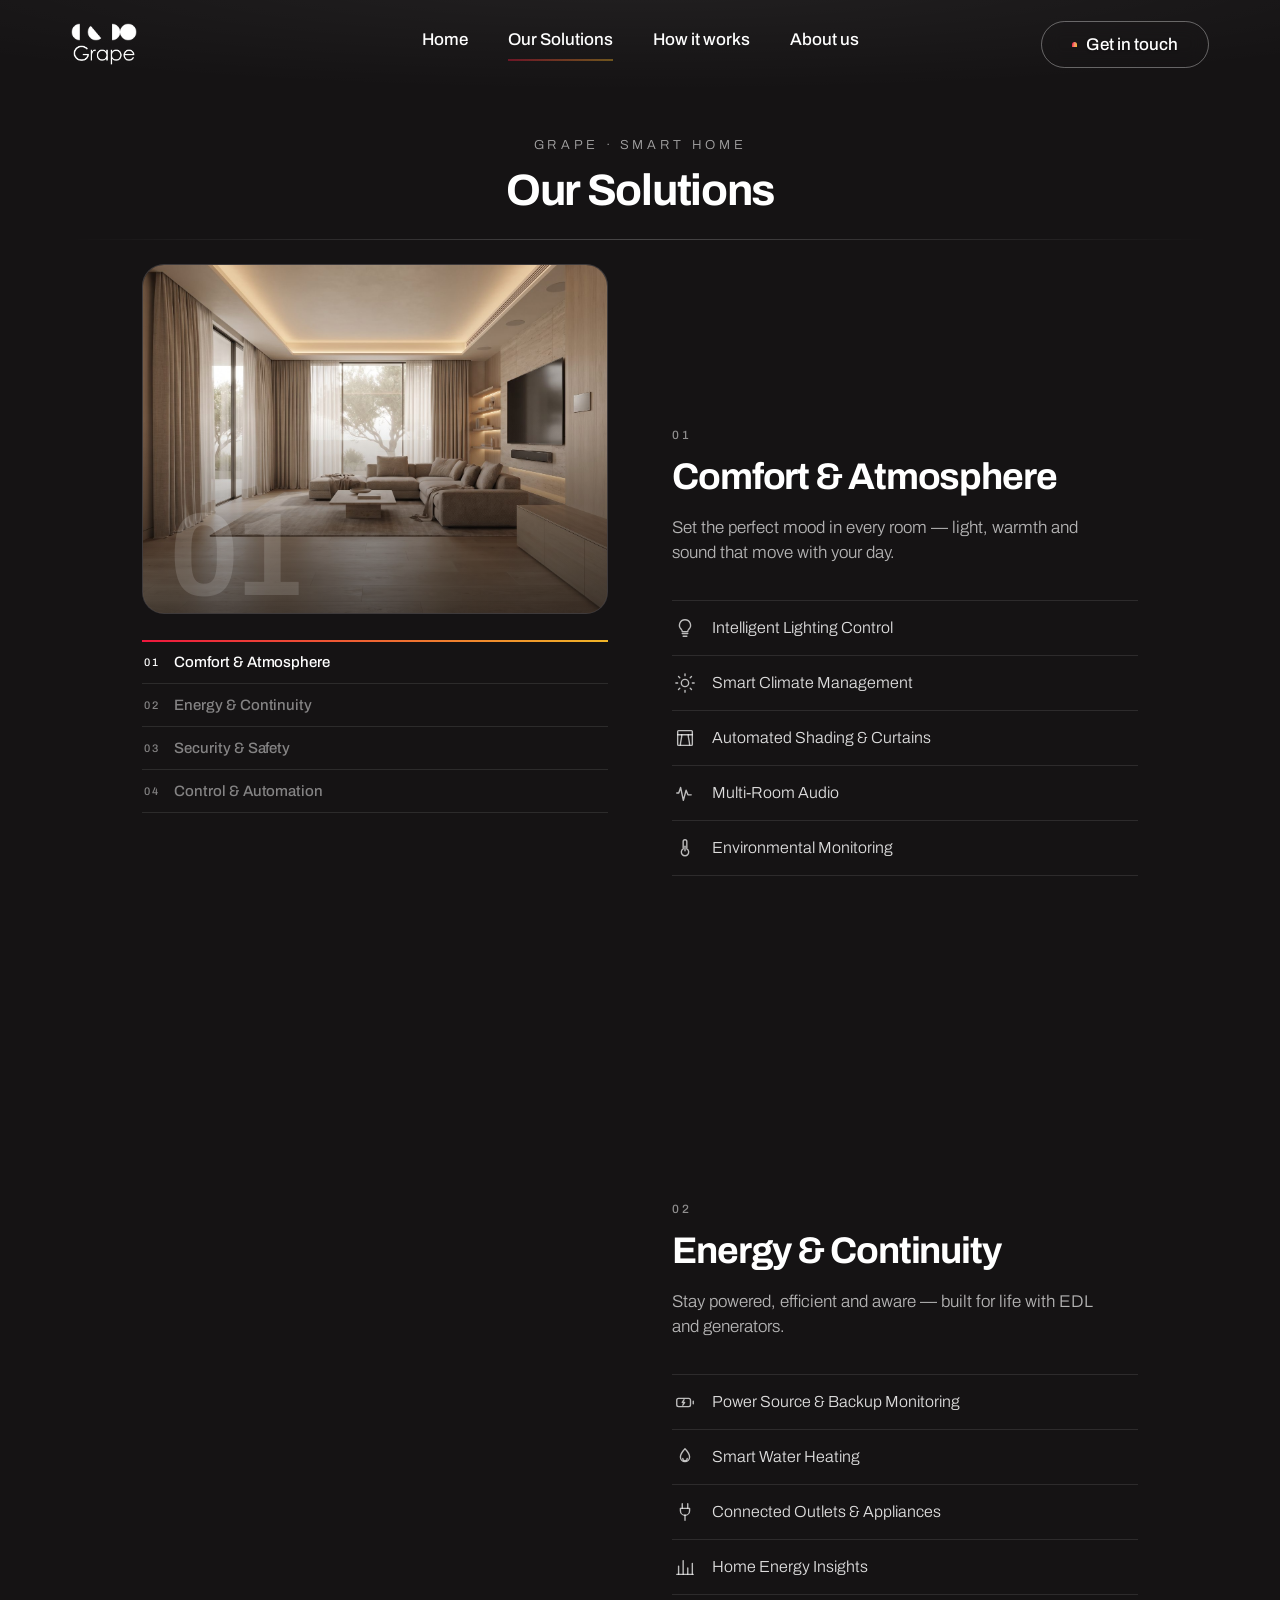
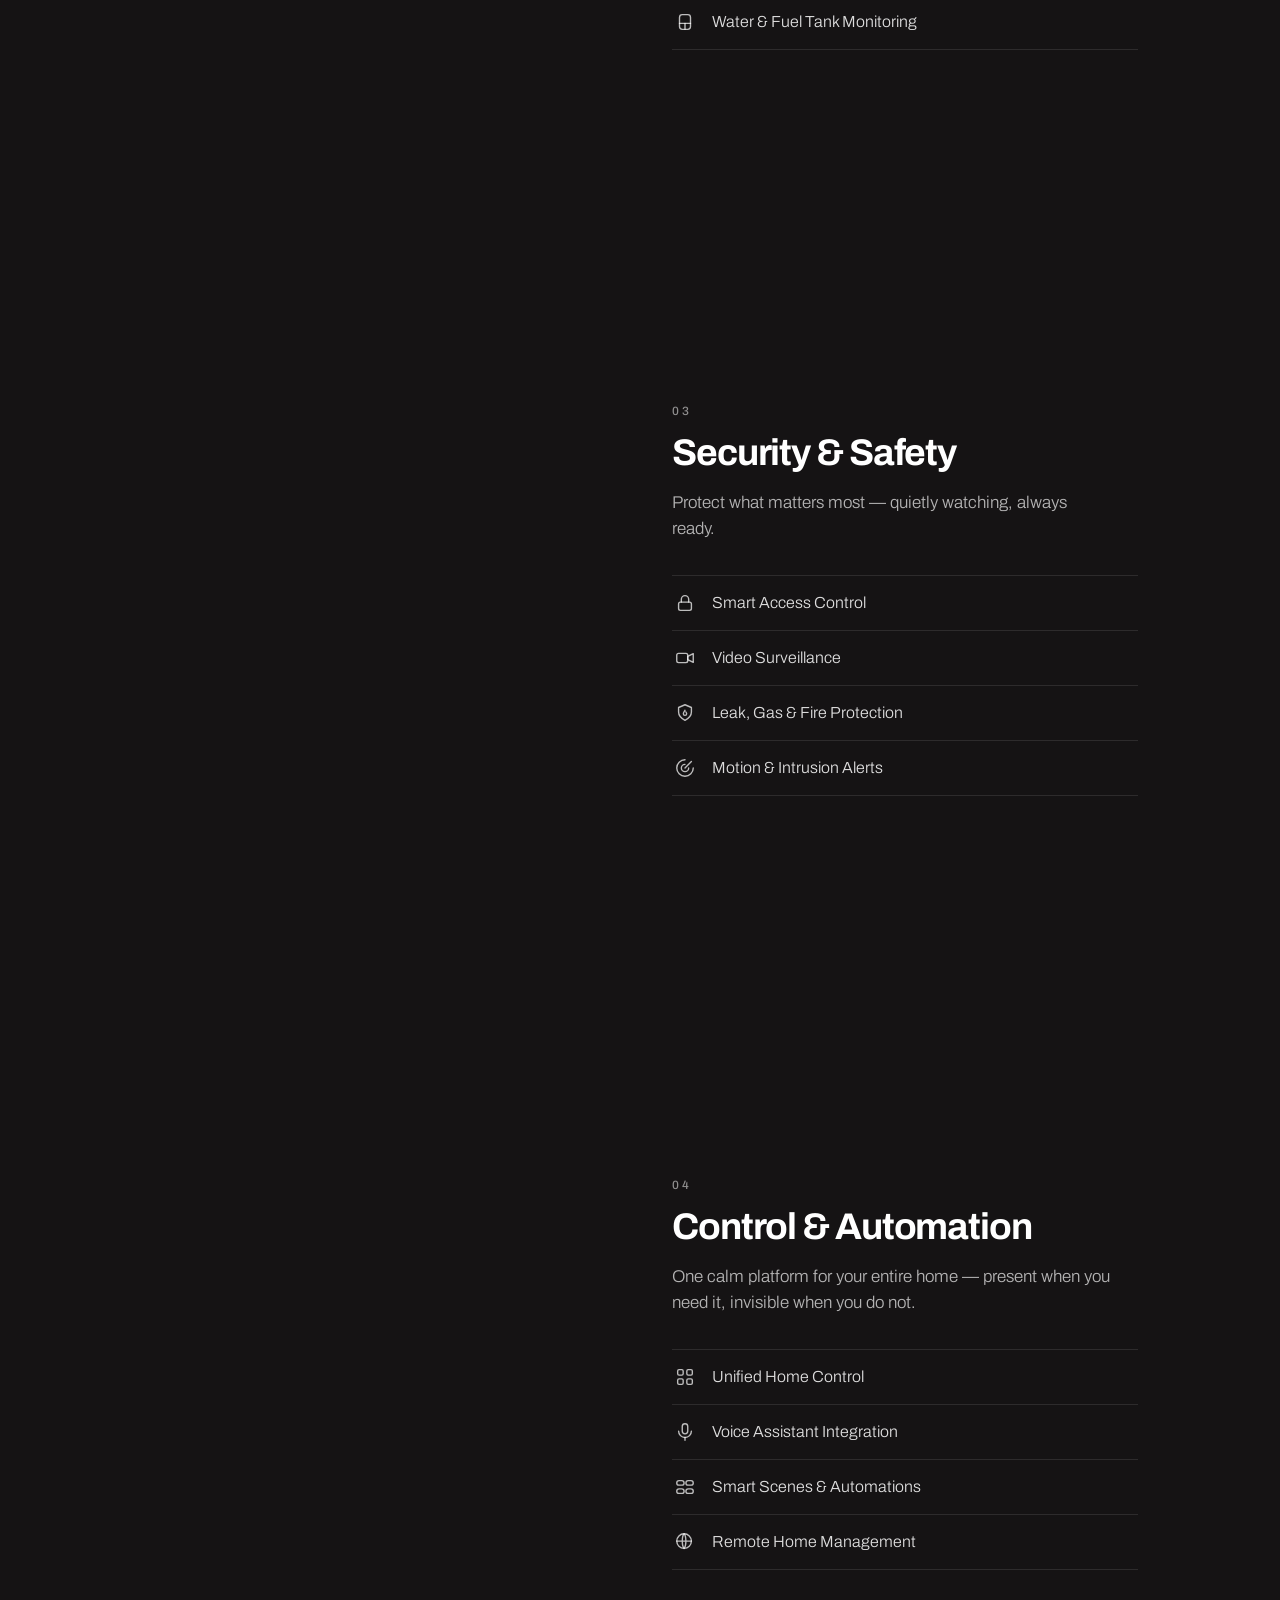
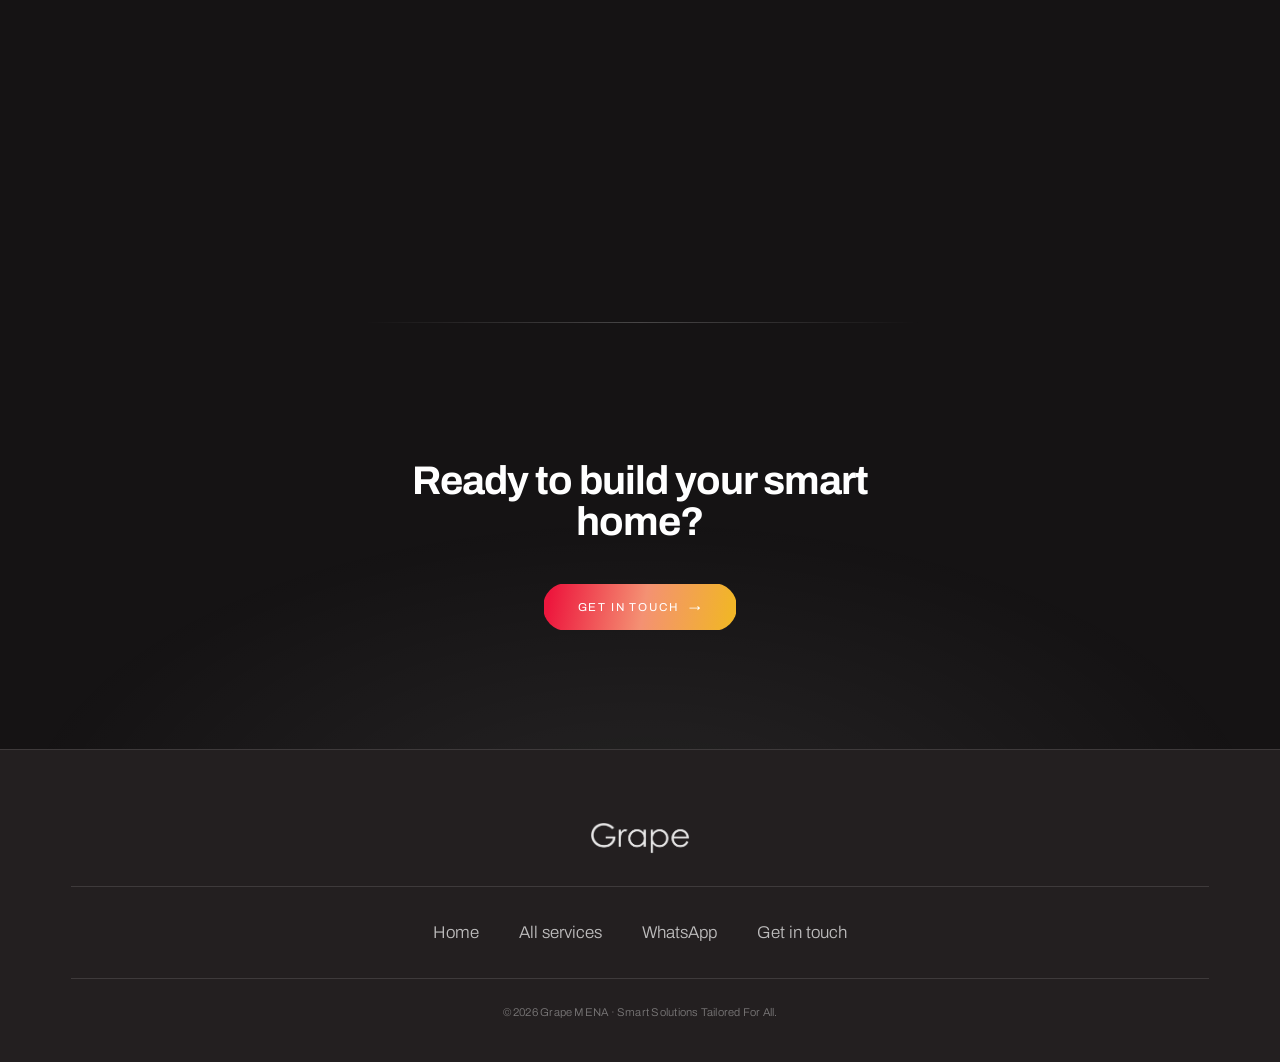
<file: services.html>
<!DOCTYPE html>
<html lang="en">
<head>
  <!-- Google Tag Manager -->
  <script>(function(w,d,s,l,i){w[l]=w[l]||[];w[l].push({'gtm.start':
  new Date().getTime(),event:'gtm.js'});var f=d.getElementsByTagName(s)[0],
  j=d.createElement(s),dl=l!='dataLayer'?'&l='+l:'';j.async=true;j.src=
  'https://www.googletagmanager.com/gtm.js?id='+i+dl;f.parentNode.insertBefore(j,f);
  })(window,document,'script','dataLayer','GTM-5FNWCN79');</script>
  <!-- End Google Tag Manager -->

  <meta charset="utf-8">
  <meta name="viewport" content="width=device-width, initial-scale=1, viewport-fit=cover">
  <meta name="theme-color" content="#151314">
  <title>Grape — Our Solutions</title>
  <meta name="description" content="Explore every intelligent system Grape designs, integrates and supports — comfort, energy, security and control.">
  <link rel="preconnect" href="https://fonts.googleapis.com">
  <link rel="preconnect" href="https://fonts.gstatic.com" crossorigin>
  <link href="https://fonts.googleapis.com/css2?family=Archivo:wght@300;500;700&display=swap" rel="stylesheet">
  <link rel="stylesheet" href="grape.css?v=1788198792375">
  <link rel="stylesheet" href="grape-mobile.css?v=1788198792375">
  <link rel="canonical" href="https://grapemena.com/services.html">
  <meta property="og:title" content="Grape — Our Solutions">
  <meta property="og:description" content="Explore every intelligent system Grape designs, integrates and supports — comfort, energy, security and control.">
  <meta property="og:image" content="https://grapemena.com/assets/og.jpg">
  <meta property="og:type" content="website">
  <meta property="og:url" content="https://grapemena.com/services.html">
  <meta name="twitter:card" content="summary_large_image">
  <style>
    :root{
      --ink:#231F20; --white2:#F5F5F4; --warm:rgba(255,255,255,0.62); --night:#151314;
      --ease:cubic-bezier(.4,0,.2,1);
      --fserif:var(--font-grotesk);
      --fmono:var(--font-grotesk);
      --fsans:var(--font-grotesk);
    }
    .svc{ background:var(--night); color:var(--white); }
    .svc *{ box-sizing:border-box; }
    .svc-hero{ position:relative; overflow:hidden; text-align:center; padding:calc(env(safe-area-inset-top) + 104px) 22px clamp(34px,7vw,60px); }
    .svc-hero__bg{ position:absolute; inset:0; pointer-events:none; background:radial-gradient(120% 80% at 50% -10%, rgba(255,255,255,.06), transparent 60%); }
    .svc-hero__bg::after{ content:""; position:absolute; left:50%; bottom:0; width:min(560px,86%); height:1px; transform:translateX(-50%); background:linear-gradient(90deg,transparent,rgba(255,255,255,.22),transparent); }
    .svc-hero__eyebrow{ position:relative; font-family:var(--fmono); font-size:10px; letter-spacing:.32em; text-transform:uppercase; color:var(--warm); }
    .svc-hero__title{ position:relative; font-family:var(--font-grotesk); font-weight:700; font-size:clamp(2.6rem,11vw,4.4rem); line-height:1; letter-spacing:-.01em; margin:14px 0 0; }
    .svc-hero__sub{ position:relative; margin:16px auto 0; max-width:42ch; font-family:var(--fsans); font-weight:300; font-size:1.02rem; line-height:1.55; color:rgba(255,255,255,.72); }
    .snav{ position:sticky; top:calc(64px + env(safe-area-inset-top)); z-index:40; display:flex; justify-content:center; }
    .snav__inner{ display:flex; gap:6px; padding:8px; margin:6px 0 0; border-radius:999px; background:rgba(17,16,16,.72); -webkit-backdrop-filter:blur(14px) saturate(1.1); backdrop-filter:blur(14px) saturate(1.1); border:1px solid rgba(255,255,255,.1); box-shadow:0 12px 30px -16px rgba(0,0,0,.7); overflow-x:auto; -ms-overflow-style:none; scrollbar-width:none; }
    .snav__inner::-webkit-scrollbar{ display:none; }
    .snav__pill{ flex:0 0 auto; font-family:var(--fmono); font-size:.62rem; letter-spacing:.14em; text-transform:uppercase; color:rgba(255,255,255,.6); padding:8px 16px; border-radius:999px; border:1px solid transparent; background:transparent; cursor:pointer; white-space:nowrap; transition:color .2s, background-color .2s; }
    .snav__pill:hover{ color:var(--white); }
    .snav__pill.active{ color:var(--ink); background:var(--white2); }
    .svc-list{ max-width:680px; margin:0 auto; padding:clamp(8px,2vw,18px) clamp(16px,4vw,26px) 0; display:flex; flex-direction:column; gap:14px; }
    .cat{ padding:clamp(40px,7vw,80px) 0 0; scroll-margin-top:calc(128px + env(safe-area-inset-top)); }
    .cat__head{ max-width:60ch; margin:0 0 clamp(20px,3vw,30px); }
    .cat__num{ font-family:var(--fmono); font-size:.66rem; letter-spacing:.24em; color:var(--acc); }
    .cat__title{ font-family:var(--font-grotesk); font-weight:700; font-size:clamp(2rem,6.5vw,3rem); line-height:1.02; letter-spacing:-.01em; margin:8px 0 0; }
    .cat__lead{ font-family:var(--fsans); font-weight:300; font-size:1rem; line-height:1.55; color:rgba(255,255,255,.66); margin:12px 0 0; max-width:48ch; }
    .feat{ display:grid; grid-template-columns:1.05fr 1fr; gap:clamp(14px,2.4vw,26px); align-items:stretch; background:linear-gradient(180deg, rgba(255,255,255,.045), rgba(255,255,255,.02)); border:1px solid rgba(255,255,255,.12); border-radius:22px; padding:clamp(14px,2vw,18px); margin-bottom:12px; }
    .feat__media{ min-height:230px; }
    .feat__slot{ width:100%; height:100%; min-height:230px; display:block; }
    .feat__body{ display:flex; flex-direction:column; justify-content:center; padding:clamp(10px,2.5vw,26px) clamp(8px,2vw,20px); }
    .feat__tag{ align-self:flex-start; font-family:var(--fmono); font-size:.56rem; letter-spacing:.2em; text-transform:uppercase; color:var(--ink); background:var(--acc); padding:5px 11px; border-radius:999px; margin-bottom:18px; }
    .feat__ico{ display:block; width:34px; height:34px; color:var(--white); margin-bottom:14px; }
    .feat__ico svg{ width:100%; height:100%; fill:none; stroke:currentColor; stroke-width:1.5; stroke-linecap:round; stroke-linejoin:round; }
    .feat__title{ font-family:var(--font-grotesk); font-weight:700; font-size:clamp(1.7rem,4vw,2.3rem); line-height:1.06; letter-spacing:-.01em; margin:0; }
    .feat__desc{ font-family:var(--fsans); font-weight:300; font-size:1rem; line-height:1.55; color:rgba(255,255,255,.7); margin:12px 0 0; max-width:38ch; }
    .feat__best{ margin-top:18px; display:inline-flex; align-items:center; gap:8px; font-family:var(--fmono); font-size:.6rem; letter-spacing:.1em; text-transform:uppercase; color:rgba(255,255,255,.66); }
    .feat--flip .feat__media{ order:2; }
    .feat--flip .feat__body{ order:1; }
    .dot{ width:6px; height:6px; border-radius:50%; background:var(--acc); display:inline-block; }
    .cat__banner{ border-radius:20px; overflow:hidden; border:1px solid rgba(255,255,255,.12); margin-bottom:clamp(16px,2.6vw,22px); aspect-ratio:16/7; background:var(--ink); }
    .cat__banner img{ width:100%; height:100%; object-fit:cover; display:block; transition:transform .8s var(--ease); }
    .cat__banner:hover img{ transform:scale(1.03); }
    @media (max-width:560px){ .cat__banner{ aspect-ratio:16/9; } }
    /* ===== Accordion image cards ===== */
    .acc{ scroll-margin-top:calc(118px + env(safe-area-inset-top)); border-radius:24px; }
    .acc__card{ position:relative; display:block; width:100%; height:clamp(225px,36vh,345px); padding:0; margin:0; border:1px solid rgba(255,255,255,.12); border-radius:24px; overflow:hidden; cursor:pointer; background:var(--ink); text-align:left; color:var(--white); transition:box-shadow .4s var(--ease), border-color .35s var(--ease); }
    .acc__img{ position:absolute; inset:0; width:100%; height:100%; object-fit:cover; transition:transform .8s var(--ease); }
    .acc.open .acc__img,.acc__card:hover .acc__img{ transform:scale(1.04); }
    .acc__scrim{ position:absolute; inset:0; background:linear-gradient(180deg, rgba(17,16,16,.12) 0%, rgba(17,16,16,.04) 36%, rgba(17,16,16,.6) 76%, rgba(17,16,16,.88) 100%); }
    .acc__txt{ position:absolute; left:0; right:62px; bottom:0; padding:clamp(18px,4.4vw,26px); display:flex; flex-direction:column; gap:9px; }
    .acc__num{ font-family:var(--fmono); font-size:.62rem; letter-spacing:.22em; text-transform:uppercase; color:var(--acc); text-shadow:0 1px 10px rgba(0,0,0,.7); }
    .acc__hook{ font-family:var(--font-grotesk); font-weight:700; font-size:clamp(1.9rem,7vw,2.7rem); line-height:1.02; letter-spacing:-.01em; color:#fff; text-shadow:0 2px 20px rgba(0,0,0,.55); }
    .acc__caret{ position:absolute; right:clamp(14px,3.4vw,20px); bottom:clamp(16px,3.4vw,22px); width:44px; height:44px; min-width:44px; min-height:44px; aspect-ratio:1/1; flex:0 0 auto; align-self:center; box-sizing:border-box; padding:0; border-radius:50%; overflow:hidden; display:grid; place-items:center; background:rgba(17,16,16,.62); border:1px solid rgba(255,255,255,.32); color:#fff; transition:background-color .3s, color .3s, border-color .3s; }
    .acc__caret svg{ display:block; margin:0; width:18px; height:18px; fill:none; stroke:currentColor; stroke-width:2; stroke-linecap:round; transition:transform .4s var(--ease); }
    .acc.open .acc__caret{ border-color:rgba(255,255,255,0.45); }
    .acc.open .acc__caret svg{ transform:rotate(180deg); stroke:url(#svcGradWarm); }
    .acc__card:hover{ border-color:color-mix(in srgb, var(--acc) 45%, transparent); }
    .acc.open .acc__card{ border-color:color-mix(in srgb, var(--acc) 70%, transparent); box-shadow:0 0 0 1px color-mix(in srgb, var(--acc) 45%, transparent), 0 26px 60px -28px color-mix(in srgb, var(--acc) 80%, #000), 0 0 48px -12px color-mix(in srgb, var(--acc) 42%, transparent); }
    .acc__panel{ height:0; overflow:hidden; }
    .acc.open .acc__panel{ height:auto; }
    .acc__inner{ min-height:0; }
    .acc__lead{ font-family:var(--fsans); font-weight:300; font-size:1rem; line-height:1.55; color:rgba(255,255,255,.7); margin:18px 2px 16px; max-width:48ch; }
    .acc__inner .cards{ padding-bottom:6px; }
    @media (prefers-reduced-motion:reduce){ .acc__panel,.acc__img,.acc__caret{ transition:none; } }
    .cards{ display:grid; grid-template-columns:repeat(auto-fill,minmax(220px,1fr)); gap:12px; }
    .card{ position:relative; background:rgba(255,255,255,.035); border:1px solid rgba(255,255,255,.1); border-radius:18px; padding:20px 18px 18px; transition:transform .35s var(--ease), border-color .3s, box-shadow .35s, background-color .3s; }
    .card:hover{ transform:translateY(-4px); border-color:color-mix(in srgb, var(--acc) 60%, transparent); background:rgba(255,255,255,.06); box-shadow:0 20px 40px -22px rgba(0,0,0,.8); }
    .card__ico{ display:block; width:28px; height:28px; color:var(--white2); margin-bottom:14px; transition:transform .35s var(--ease), color .3s; }
    .card__ico svg{ width:100%; height:100%; fill:none; stroke:currentColor; stroke-width:1.6; stroke-linecap:round; stroke-linejoin:round; }
    .card:hover .card__ico{ transform:scale(1.1); color:var(--acc); }
    /* on drop-down (open category) the service icons take the brand gradient */
    .acc.open .card__ico svg{ stroke:url(#svcGradWarm); }
    .acc.open .card:hover .card__ico{ color:inherit; }
    .card__title{ font-family:var(--fsans); font-weight:500; font-size:1.02rem; line-height:1.2; margin:0; letter-spacing:-.005em; }
    .card__desc{ font-family:var(--fsans); font-weight:300; font-size:.9rem; line-height:1.5; color:rgba(255,255,255,.64); margin:8px 0 0; }
    .card__best{ margin-top:14px; display:inline-flex; align-items:center; gap:7px; font-family:var(--fmono); font-size:.56rem; letter-spacing:.08em; text-transform:uppercase; color:rgba(255,255,255,.5); }
    @media (max-width:560px){
      /* opened category: 5 compact full-width rows, all fit one screen (no scroll) */
      .cards{ display:flex; flex-direction:column; gap:8px; overflow:visible; padding:2px 0 6px; }
      .card{ display:grid; grid-template-columns:auto 1fr; column-gap:12px; row-gap:1px; align-items:center; padding:10px 14px; }
      .card__ico{ grid-column:1; grid-row:1 / span 2; align-self:center; width:24px; height:24px; margin:0; }
      .card__title{ grid-column:2; font-size:.92rem; }
      .card__desc{ grid-column:2; margin:0; font-size:.76rem; line-height:1.3; display:-webkit-box; -webkit-line-clamp:1; -webkit-box-orient:vertical; overflow:hidden; }
      /* uniform compact category box in BOTH closed and open states (all 4) */
      .acc__card{ height:clamp(140px,20vh,180px); }
      .acc.open .acc__card{ height:clamp(140px,20vh,180px); }
    }
    .svc-cta{ position:relative; overflow:hidden; text-align:center; margin-top:clamp(48px,8vw,96px); padding:clamp(60px,10vw,120px) 22px calc(72px + env(safe-area-inset-bottom)); }
    .svc-cta__bg{ position:absolute; inset:0; pointer-events:none; background:radial-gradient(80% 120% at 50% 120%, rgba(255,255,255,.07), transparent 62%); }
    .svc-cta__bg::before{ content:""; position:absolute; left:50%; top:0; width:min(560px,86%); height:1px; transform:translateX(-50%); background:linear-gradient(90deg,transparent,rgba(255,255,255,.22),transparent); }
    .svc-cta__title{ position:relative; font-family:var(--font-grotesk); font-weight:700; font-size:clamp(2rem,7vw,3.1rem); line-height:1.04; margin:0 auto; max-width:18ch; }
    .svc-cta__sub{ position:relative; font-family:var(--fsans); font-weight:300; font-size:1rem; color:rgba(255,255,255,.7); margin:14px auto 0; max-width:42ch; }
    .svc-cta__actions{ position:relative; display:flex; flex-wrap:wrap; gap:12px; justify-content:center; margin-top:28px; }
    .svc-btn{ font-family:var(--fmono); font-size:.66rem; letter-spacing:.16em; text-transform:uppercase; padding:14px 26px; border-radius:999px; cursor:pointer; text-decoration:none; display:inline-flex; align-items:center; gap:8px; transition:transform .2s var(--ease), background-color .25s, border-color .25s, color .25s; }
    .svc-btn:active{ transform:scale(.97); }
    .svc-btn{ align-items:center; gap:10px; }
    .svc-cta-arr{ display:inline-block; transition:transform .25s var(--ease); }
    .svc-btn:hover .svc-cta-arr{ transform:translateX(3px); }
    .svc-btn--primary{ width:100%; max-width:360px; justify-content:center; background:var(--grad-warm); background-repeat:no-repeat; background-size:100% 100%; color:#fff; border:1px solid transparent; }
    .svc-btn--primary:hover{ box-shadow:0 12px 36px rgba(0,0,0,.36); }
    .svc-btn--ghost{ background:transparent; color:var(--white); border:1px solid rgba(255,255,255,.28); }
    .svc-btn--ghost:hover{ border-color:var(--white); }
    @media (max-width:680px){
      .feat{ grid-template-columns:1fr; }
      .feat--flip .feat__media{ order:0; }
      .feat--flip .feat__body{ order:0; }
      .feat__media{ min-height:200px; }
      .feat__slot{ min-height:200px; }
    }
    @media (max-width:420px){
      .cards{ grid-template-columns:1fr 1fr; gap:10px; }
      .card{ padding:16px 13px 14px; border-radius:15px; }
      .card__title{ font-size:.92rem; }
      .card__desc{ font-size:.82rem; }
    }
    @media (prefers-reduced-motion:reduce){
      .card,.card__ico,.svc-btn{ transition:none; }
    }
  

/* ---- perfect-circle lock: round icons/buttons stay square (gradient fills stay round) ---- */
.acc__caret, .hcard__ico, .scard__arrow, .hero2__cta-arrow, .cj__icon, .hpd2__devtop svg {
  aspect-ratio: 1 / 1; flex: 0 0 auto; box-sizing: border-box;
}
  </style>
  <link rel="stylesheet" href="grape-desktop.css?v=1788198792375">
  <link rel="stylesheet" href="grape-solutions-showcase.css?v=1788198792375">
  <script src="grape-events.js?v=1788198792375" defer></script>
  <link rel="icon" type="image/png" sizes="32x32" href="assets/favicon-32.png">
  <link rel="icon" type="image/png" sizes="512x512" href="assets/favicon-512.png">
  <link rel="apple-touch-icon" sizes="180x180" href="assets/favicon-180.png">
</head>
<body class="svc">
  <!-- Google Tag Manager (noscript) -->
  <noscript><iframe src="https://www.googletagmanager.com/ns.html?id=GTM-5FNWCN79"
  height="0" width="0" style="display:none;visibility:hidden"></iframe></noscript>
  <!-- End Google Tag Manager (noscript) -->


  <header class="mbar" id="mbar">
    <div class="mbar__scrim" aria-hidden="true"></div>
    <a class="mbar-logo" href="/" aria-label="Grape — home"><img class="mbar-logo__mark" src="assets/logo-mark.png" alt="" width="759" height="206"><img class="mbar-logo__word" src="assets/logo-word.png" alt="Grape" width="854" height="274"></a>
    <nav class="dnav" style="display:none" aria-label="Primary desktop">
      <a href="/">Home</a>
      <a href="services.html" aria-current="page">Our Solutions</a>
      <a href="/#consult">How it works</a>
      <a href="about.html">About us</a>
    </nav>
    <nav class="mbar__pills" aria-label="Primary">
      <button class="mbar-cta mbar-cta--book" type="button" data-open-sheet aria-haspopup="dialog" aria-controls="visitSheet"><span class="dotmark" aria-hidden="true"></span>Get in touch</button>
      <button class="mbar-burger" id="menuBtn" type="button" aria-label="Menu" aria-expanded="false" aria-controls="navMenu"><span></span><span></span><span></span></button>
    </nav>
  </header>

  <main>
    <section class="svc-hero" data-screen-label="Services · Hero">
      <div class="svc-hero__bg" aria-hidden="true"></div>
      <span class="svc-hero__eyebrow">Grape · Smart Home</span>
      <h1 class="svc-hero__title">Our Solutions</h1>
    </section>

    <div class="svc-list">
      <section class="acc" id="cat-comfort" style="--acc:#FFFFFF" data-screen-label="Services · Comfort">
        <button class="acc__card" type="button" id="trigger-comfort" aria-expanded="false" aria-controls="panel-comfort">
          <img class="acc__img" src="assets/sol-comfort.jpg?i=1786040282952" alt="Comfort and Atmosphere" loading="lazy">
          <span class="acc__scrim" aria-hidden="true"></span>
          <span class="acc__txt">
            <span class="acc__num">01</span>
            <span class="acc__hook">Comfort &amp; Atmosphere</span>
          </span>
          <span class="acc__caret" aria-hidden="true"><svg viewBox="0 0 24 24"><path d="M6 9l6 6 6-6"/></svg></span>
        </button>
        <div class="acc__panel" id="panel-comfort" role="region" aria-labelledby="trigger-comfort">
          <div class="acc__inner">
            <p class="acc__lead">Set the perfect mood in every room — light, warmth and sound that move with your day.</p>

        <div class="cards">
          <article class="card">
            <span class="card__ico"><svg viewBox="0 0 24 24" aria-hidden="true"><path d="M9 18h6"/><path d="M10 21h4"/><path d="M12 3a6 6 0 0 0-4 10.5c.7.7 1 1.3 1 2.5h6c0-1.2.3-1.8 1-2.5A6 6 0 0 0 12 3Z"/></svg></span>
            <h3 class="card__title">Intelligent Lighting Control</h3>
          </article>
          <article class="card">
            <span class="card__ico"><svg viewBox="0 0 24 24" aria-hidden="true"><circle cx="12" cy="12" r="4"/><path d="M12 2v2M12 20v2M4.9 4.9l1.4 1.4M17.7 17.7l1.4 1.4M2 12h2M20 12h2M4.9 19.1l1.4-1.4M17.7 6.3l1.4-1.4"/></svg></span>
            <h3 class="card__title">Smart Climate Management</h3>
          </article>
          <article class="card">
            <span class="card__ico"><svg viewBox="0 0 24 24" aria-hidden="true"><rect x="4" y="4" width="16" height="16" rx="1"/><path d="M4 8.5h16"/><path d="M8.5 8.5c0 4-1.5 7-1.5 11M15.5 8.5c0 4 1.5 7 1.5 11"/></svg></span>
            <h3 class="card__title">Automated Shading &amp; Curtains</h3>
          </article>
          <article class="card">
            <span class="card__ico"><svg viewBox="0 0 24 24" aria-hidden="true"><path d="M3 12h2.2l2-6 3 14 3-11 2 5h3.6"/></svg></span>
            <h3 class="card__title">Multi-Room Audio</h3>
          </article>
          <article class="card">
            <span class="card__ico"><svg viewBox="0 0 24 24" aria-hidden="true"><path d="M10 13V5a2 2 0 1 1 4 0v8a4 4 0 1 1-4 0Z"/><path d="M12 15v-5"/></svg></span>
            <h3 class="card__title">Environmental Monitoring</h3>
          </article>
        </div>
          </div>
        </div>
      </section>

      <section class="acc" id="cat-energy" style="--acc:#FFFFFF" data-screen-label="Services · Energy">
        <button class="acc__card" type="button" id="trigger-energy" aria-expanded="false" aria-controls="panel-energy">
          <img class="acc__img" src="assets/sol-energy.jpg?i=1786040282952" alt="Energy and Continuity" loading="lazy">
          <span class="acc__scrim" aria-hidden="true"></span>
          <span class="acc__txt">
            <span class="acc__num">02</span>
            <span class="acc__hook">Energy &amp; Continuity</span>
          </span>
          <span class="acc__caret" aria-hidden="true"><svg viewBox="0 0 24 24"><path d="M6 9l6 6 6-6"/></svg></span>
        </button>
        <div class="acc__panel" id="panel-energy" role="region" aria-labelledby="trigger-energy">
          <div class="acc__inner">
            <p class="acc__lead">Stay powered, efficient and aware — built for life with EDL and generators.</p>

        <div class="cards">
          <article class="card">
            <span class="card__ico"><svg viewBox="0 0 24 24" aria-hidden="true"><rect x="3" y="8" width="15" height="9" rx="2"/><path d="M21 11v3"/><path d="M11 9.5l-2 3h2.6l-2 3"/></svg></span>
            <h3 class="card__title">Power Source &amp; Backup Monitoring</h3>
          </article>
          <article class="card">
            <span class="card__ico"><svg viewBox="0 0 24 24" aria-hidden="true"><path d="M12 3s5 5.2 5 9a5 5 0 0 1-10 0c0-3.8 5-9 5-9Z"/><path d="M9.6 13.5a2.4 2.4 0 0 0 4.8 0"/></svg></span>
            <h3 class="card__title">Smart Water Heating</h3>
          </article>
          <article class="card">
            <span class="card__ico"><svg viewBox="0 0 24 24" aria-hidden="true"><path d="M9 3v5M15 3v5"/><path d="M7 8h10v2.5a5 5 0 0 1-10 0Z"/><path d="M12 15.5V21"/></svg></span>
            <h3 class="card__title">Connected Outlets &amp; Appliances</h3>
          </article>
          <article class="card">
            <span class="card__ico"><svg viewBox="0 0 24 24" aria-hidden="true"><path d="M5 20V11M10 20V5M15 20v-7M20 20V8"/><path d="M3 20h18"/></svg></span>
            <h3 class="card__title">Home Energy Insights</h3>
          </article>
          <article class="card">
            <span class="card__ico"><svg viewBox="0 0 24 24" aria-hidden="true"><rect x="6" y="4" width="12" height="16" rx="3"/><path d="M6 13.5h12"/><path d="M12 13.5V20"/></svg></span>
            <h3 class="card__title">Water &amp; Fuel Tank Monitoring</h3>
          </article>
        </div>
          </div>
        </div>
      </section>

      <section class="acc" id="cat-security" style="--acc:#FFFFFF" data-screen-label="Services · Security">
        <button class="acc__card" type="button" id="trigger-security" aria-expanded="false" aria-controls="panel-security">
          <img class="acc__img" src="assets/sol-security.jpg?i=1786040282952" alt="Security and Safety" loading="lazy">
          <span class="acc__scrim" aria-hidden="true"></span>
          <span class="acc__txt">
            <span class="acc__num">03</span>
            <span class="acc__hook">Security &amp; Safety</span>
          </span>
          <span class="acc__caret" aria-hidden="true"><svg viewBox="0 0 24 24"><path d="M6 9l6 6 6-6"/></svg></span>
        </button>
        <div class="acc__panel" id="panel-security" role="region" aria-labelledby="trigger-security">
          <div class="acc__inner">
            <p class="acc__lead">Protect what matters most — quietly watching, always ready.</p>

        <div class="cards">
          <article class="card">
            <span class="card__ico"><svg viewBox="0 0 24 24" aria-hidden="true"><rect x="5" y="11" width="14" height="9" rx="2"/><path d="M8 11V8a4 4 0 0 1 8 0v3"/></svg></span>
            <h3 class="card__title">Smart Access Control</h3>
          </article>
          <article class="card">
            <span class="card__ico"><svg viewBox="0 0 24 24" aria-hidden="true"><rect x="3" y="7" width="12" height="10" rx="2"/><path d="M15 10.2l6-3v9.6l-6-3z"/></svg></span>
            <h3 class="card__title">Video Surveillance</h3>
          </article>
          <article class="card">
            <span class="card__ico"><svg viewBox="0 0 24 24" aria-hidden="true"><path d="M12 3l7 3v5c0 4-3 7-7 9-4-2-7-5-7-9V6z"/><path d="M12 9c-1 1.4-1.8 2.4-1.8 3.8a1.8 1.8 0 0 0 3.6 0c0-.8-.4-1.4-.9-2"/></svg></span>
            <h3 class="card__title">Leak, Gas &amp; Fire Protection</h3>
          </article>
          <article class="card">
            <span class="card__ico"><svg viewBox="0 0 24 24" aria-hidden="true"><path d="M12 12l7-7"/><path d="M12 3a9 9 0 1 0 9 9"/><path d="M12 8a4 4 0 1 0 4 4"/></svg></span>
            <h3 class="card__title">Motion &amp; Intrusion Alerts</h3>
          </article>
        </div>
          </div>
        </div>
      </section>

      <section class="acc" id="cat-control" style="--acc:#FFFFFF" data-screen-label="Services · Control">
        <button class="acc__card" type="button" id="trigger-control" aria-expanded="false" aria-controls="panel-control">
          <img class="acc__img" src="assets/sol-control.jpg?i=1786040282952" alt="Control and Automation" loading="lazy">
          <span class="acc__scrim" aria-hidden="true"></span>
          <span class="acc__txt">
            <span class="acc__num">04</span>
            <span class="acc__hook">Control &amp; Automation</span>
          </span>
          <span class="acc__caret" aria-hidden="true"><svg viewBox="0 0 24 24"><path d="M6 9l6 6 6-6"/></svg></span>
        </button>
        <div class="acc__panel" id="panel-control" role="region" aria-labelledby="trigger-control">
          <div class="acc__inner">
            <p class="acc__lead">One calm platform for your entire home — present when you need it, invisible when you do not.</p>

        <div class="cards">
          <article class="card">
            <span class="card__ico"><svg viewBox="0 0 24 24" aria-hidden="true"><rect x="4" y="4" width="6" height="6" rx="1.5"/><rect x="14" y="4" width="6" height="6" rx="1.5"/><rect x="4" y="14" width="6" height="6" rx="1.5"/><rect x="14" y="14" width="6" height="6" rx="1.5"/></svg></span>
            <h3 class="card__title">Unified Home Control</h3>
          </article>
          <article class="card">
            <span class="card__ico"><svg viewBox="0 0 24 24" aria-hidden="true"><rect x="9" y="3" width="6" height="11" rx="3"/><path d="M5 11a7 7 0 0 0 14 0"/><path d="M12 18v3"/></svg></span>
            <h3 class="card__title">Voice Assistant Integration</h3>
          </article>
          <article class="card">
            <span class="card__ico"><svg viewBox="0 0 24 24" aria-hidden="true"><rect x="3" y="5" width="8" height="5" rx="2.5"/><rect x="13" y="5" width="8" height="5" rx="2.5"/><rect x="3" y="14" width="8" height="5" rx="2.5"/><rect x="13" y="14" width="8" height="5" rx="2.5"/></svg></span>
            <h3 class="card__title">Smart Scenes &amp; Automations</h3>
          </article>
          <article class="card">
            <span class="card__ico"><svg viewBox="0 0 24 24" aria-hidden="true"><circle cx="11" cy="11" r="8"/><path d="M3 11h16M11 3c2.6 2.6 2.6 13.4 0 16M11 3c-2.6 2.6-2.6 13.4 0 16"/></svg></span>
            <h3 class="card__title">Remote Home Management</h3>
          </article>
        </div>
          </div>
        </div>
      </section>
    </div>

    <div class="svcx" id="svcx" hidden></div>

    <section class="svc-cta" id="cta" data-screen-label="Services · CTA">
      <div class="svc-cta__bg" aria-hidden="true"></div>
      <h2 class="svc-cta__title">Ready to build your smart home?</h2>
      <div class="svc-cta__actions">
        <button type="button" class="svc-btn svc-btn--primary" data-open-sheet aria-haspopup="dialog" aria-controls="visitSheet"><span>Get in touch</span> <span class="svc-cta-arr" aria-hidden="true">→</span></button>
      </div>
    </section>
  </main>
  <script src="grape-solutions-showcase.js"></script>

  <footer class="mfoot">
    <img class="mfoot__logo" src="assets/logo-word.png" alt="Grape">
    <nav class="mfoot__links" aria-label="Footer">
      <a href="/">Home</a>
      <a href="services.html">All services</a>
      <a href="https://wa.me/96170832892" target="_blank" rel="noopener">WhatsApp</a>
      <a href="/#consult">Get in touch</a>
    </nav>
    <div class="mfoot__bottom">© <span id="year"></span> Grape MENA · Smart Solutions Tailored For All.</div>
  </footer>

  <svg width="0" height="0" aria-hidden="true" focusable="false" style="position:absolute;width:0;height:0;overflow:hidden"><defs>
    <linearGradient id="svcGradWarm" x1="0" y1="0" x2="1" y2="1">
      <stop offset="0" stop-color="#ED173D"/><stop offset="0.52" stop-color="#F49173"/><stop offset="1" stop-color="#F1B528"/>
    </linearGradient>
    <linearGradient id="svcGradCool" x1="0" y1="0" x2="1" y2="1">
      <stop offset="0" stop-color="#17425B"/><stop offset="0.58" stop-color="#86D16C"/><stop offset="1" stop-color="#CDE646"/>
    </linearGradient>
  </defs></svg>

  <template id="__bundler_thumbnail">
    <svg viewBox="0 0 100 100" xmlns="http://www.w3.org/2000/svg">
      <rect width="100" height="100" fill="#231F20"/>
      <g stroke="#FFFFFF" stroke-width="1.4" fill="none" opacity="0.9">
        <circle cx="34" cy="34" r="9"/><circle cx="66" cy="34" r="9"/>
        <circle cx="34" cy="66" r="9"/><circle cx="66" cy="66" r="9"/>
      </g>
    </svg>
  </template>

  <script src="image-slot.js"></script>
  <script>
    var y=document.getElementById('year'); if(y) y.textContent=new Date().getFullYear();
    var bar=document.getElementById('mbar');
    if(bar){ var os=function(){ bar.classList.toggle('condensed', window.scrollY>40); }; window.addEventListener('scroll',os,{passive:true}); os(); }
    var pills=[].slice.call(document.querySelectorAll('.snav__pill'));
    var accs=[].slice.call(document.querySelectorAll('.acc'));
    var reduce=window.matchMedia('(prefers-reduced-motion: reduce)').matches;
    function syncPills(){ var openId=null; accs.forEach(function(a){ if(a.classList.contains('open')) openId=a.id; }); pills.forEach(function(p){ p.classList.toggle('active', p.dataset.target===openId); }); }
    function applyPanel(a, animate){
      var panel=a.querySelector('.acc__panel'), inner=a.querySelector('.acc__inner');
      if(!panel||!inner) return;
      var open=a.classList.contains('open');
      if(panel._anim){ try{ panel._anim.cancel(); }catch(e){} panel._anim=null; }
      if(reduce || animate===false || !panel.animate) return; /* CSS class drives resting state */
      var h = inner.getBoundingClientRect().height;
      var anim = panel.animate([{height:(open?0:h)+'px'},{height:(open?h:0)+'px'}], {duration:460, easing:'cubic-bezier(.4,0,.2,1)', overwrite:'replace'});
      panel._anim = anim;
      anim.onfinish = function(){ panel._anim=null; };
    }
    function setOpen(id, force){
      accs.forEach(function(a){
        var on = a.id===id ? (force ? true : !a.classList.contains('open')) : false;
        a.classList.toggle('open', on);
        var t=a.querySelector('.acc__card'); if(t) t.setAttribute('aria-expanded', on?'true':'false');
        applyPanel(a);
      });
      syncPills();
    }
    /* Desktop shows all four categories side by side, permanently open — there
       is nothing to toggle, so the accordion behaviour is skipped entirely. */
    var ALL_OPEN = window.matchMedia('(min-width:1024px)').matches;
    if (ALL_OPEN) {
      accs.forEach(function(a){
        a.classList.add('open');
        var t=a.querySelector('.acc__card');
        if(t){ t.setAttribute('aria-expanded','true'); t.disabled = true; }
      });
    } else {
      accs.forEach(function(a){ var t=a.querySelector('.acc__card'); if(t) t.addEventListener('click',function(){ anchor(a, function(){ setOpen(a.id,false); }); }); });
    }
    /* Keep the clicked card visually fixed: cards above may collapse (animated),
       which would otherwise slide the page under the user. Compensate each frame. */
    function anchor(el, run){
      var before = el.getBoundingClientRect().top;
      run();
      var t0 = performance.now();
      (function step(now){
        var d = el.getBoundingClientRect().top - before;
        if (Math.abs(d) > 0.5) window.scrollTo(0, (window.pageYOffset || document.documentElement.scrollTop || 0) + d);
        if (now - t0 < 620) requestAnimationFrame(step);
      })(t0);
    }
    pills.forEach(function(p){
      p.addEventListener('click',function(){
        if(!ALL_OPEN) setOpen(p.dataset.target,true);
        var t=document.getElementById(p.dataset.target);
        if(t) t.scrollIntoView({behavior:'smooth',block:'start'});
      });
    });
  </script>
  <div class="sheet" id="visitSheet" hidden>
    <div class="sheet__backdrop" data-close></div>
    <div class="sheet__panel" role="dialog" aria-modal="true" aria-label="Get in touch">
      <button class="sheet__close" data-close type="button" aria-label="Close">×</button>
      <span class="sheet__grab" aria-hidden="true"></span>
      <h3 class="sheet__title">Get in touch</h3>
      <p class="sheet__sub">Choose how you’d like to start.</p>
      <div class="sheet__opts">
        <a class="sheet__opt wa" href="https://wa.me/96170832892?text=Hi%20Grape%2C%20I%27d%20like%20to%20book%20a%20smart-home%20visit." target="_blank" rel="noopener"><span class="sheet__ic"><svg viewBox="0 0 24 24" fill="currentColor"><path d="M17.472 14.382c-.297-.149-1.758-.867-2.03-.967-.273-.099-.471-.148-.67.15-.197.297-.767.966-.94 1.164-.173.199-.347.223-.644.075-.297-.15-1.255-.463-2.39-1.475-.883-.788-1.48-1.761-1.653-2.059-.173-.297-.018-.458.13-.606.134-.133.298-.347.446-.52.149-.174.198-.298.298-.497.099-.198.05-.371-.025-.52-.075-.149-.669-1.612-.916-2.207-.242-.579-.487-.5-.669-.51-.173-.008-.371-.01-.57-.01-.198 0-.52.074-.792.372-.272.297-1.04 1.016-1.04 2.479 0 1.462 1.065 2.875 1.213 3.074.149.198 2.096 3.2 5.077 4.487.709.306 1.262.489 1.694.625.712.227 1.36.195 1.871.118.571-.085 1.758-.719 2.006-1.413.248-.694.248-1.289.173-1.413-.074-.124-.272-.198-.57-.347M12.05 21.785h-.004a9.87 9.87 0 0 1-5.031-1.378l-.361-.214-3.741.982.998-3.648-.235-.374a9.86 9.86 0 0 1-1.51-5.26c.001-5.45 4.436-9.884 9.888-9.884 2.64 0 5.122 1.03 6.988 2.898a9.825 9.825 0 0 1 2.893 6.994c-.003 5.45-4.437 9.884-9.885 9.884m8.413-18.297A11.815 11.815 0 0 0 12.05 0C5.495 0 .16 5.335.157 11.892c0 2.096.547 4.142 1.588 5.945L.057 24l6.305-1.654a11.882 11.882 0 0 0 5.683 1.448h.005c6.554 0 11.89-5.335 11.893-11.893a11.821 11.821 0 0 0-3.48-8.413"/></svg></span><span class="sheet__meta"><b>WhatsApp Us</b><small>Fastest way to speak with our team.</small></span><span class="sheet__go" aria-hidden="true">→</span></a>
        <a class="sheet__opt em" href="mailto:admin@grapemena.com?subject=Smart-home%20visit%20inquiry"><span class="sheet__ic"><svg viewBox="0 0 24 24" fill="none" stroke="currentColor" stroke-width="1.6" stroke-linecap="round" stroke-linejoin="round"><rect x="2.5" y="5" width="19" height="14" rx="2.5"/><path d="M3 7l9 6 9-6"/></svg></span><span class="sheet__meta"><b>Email Us</b><small>Send us your requirements or project details.</small></span><span class="sheet__go" aria-hidden="true">→</span></a>
        <a class="sheet__opt form" href="/#consult"><span class="sheet__ic"><svg viewBox="0 0 24 24" fill="none" stroke="currentColor" stroke-width="1.6" stroke-linecap="round" stroke-linejoin="round"><path d="M9 4H6a2 2 0 0 0-2 2v13a2 2 0 0 0 2 2h12a2 2 0 0 0 2-2v-3"/><path d="M9 4a2 2 0 0 1 2-1h2a2 2 0 0 1 2 1"/><path d="M18.5 2.5a2.12 2.12 0 0 1 3 3L14 13l-4 1 1-4z"/></svg></span><span class="sheet__meta"><b>Fill Inquiry Form</b><small>Share your property details and preferred services.</small></span><span class="sheet__go" aria-hidden="true">→</span></a>
      </div>
    </div>
  </div>
  <script>
  (function(){
    var sheet=document.getElementById('visitSheet');
    if(!sheet) return;
    var triggers=[].slice.call(document.querySelectorAll('[data-open-sheet]'));
    var reduce=matchMedia('(prefers-reduced-motion: reduce)').matches, ct, last=null;
    var _sT=sheet.querySelector('.sheet__title'), _sS=sheet.querySelector('.sheet__sub');
    function setSheetMode(m){ if(m==='support'){ if(_sT)_sT.textContent='How can we help?'; if(_sS)_sS.textContent='Reach our team — we’re here for you.'; } else { if(_sT)_sT.textContent='Get in touch'; if(_sS)_sS.textContent='Choose how you’d like to start.'; } }
    window.__grapeSheetMode=setSheetMode;
    function open(tr){ last=tr||null; clearTimeout(ct); sheet.hidden=false; if(reduce)sheet.classList.add('open'); else requestAnimationFrame(function(){requestAnimationFrame(function(){sheet.classList.add('open');});}); if(last)last.setAttribute('aria-expanded','true'); }
    function close(){ sheet.classList.remove('open'); if(last)last.setAttribute('aria-expanded','false'); if(reduce)sheet.hidden=true; else ct=setTimeout(function(){if(!sheet.classList.contains('open'))sheet.hidden=true;},420); }
    triggers.forEach(function(tr){ tr.addEventListener('click',function(e){ e.preventDefault(); e.stopPropagation(); setSheetMode('sales'); open(tr); }); });
    sheet.querySelectorAll('[data-close]').forEach(function(el){ el.addEventListener('click',close); });
    document.addEventListener('keydown',function(e){ if(e.key==='Escape'&&sheet.classList.contains('open'))close(); });
    sheet.querySelectorAll('a.sheet__opt').forEach(function(a){ a.addEventListener('click',close); });
  })();
  </script>
  <div class="navmenu" id="navMenu" hidden>
    <div class="navmenu__backdrop" data-close></div>
    <aside class="navmenu__panel" role="dialog" aria-modal="true" aria-label="Menu">
      <div class="navmenu__top">
        <a class="navmenu__logo" href="/" aria-label="Grape — home"><img class="navmenu__mark" src="assets/logo-mark.png" alt=""><img class="navmenu__word" src="assets/logo-word.png" alt="Grape"></a>
        <button class="navmenu__close" data-close type="button" aria-label="Close menu">✕</button>
      </div>
      <nav class="navmenu__links" aria-label="Site">
        <a href="/"><span class="n">01</span><span class="i"><svg viewBox="0 0 24 24" fill="none" stroke="currentColor" stroke-width="1.7" stroke-linecap="round" stroke-linejoin="round"><path d="M3 10.5 12 3l9 7.5"/><path d="M5.5 9.5V20a1 1 0 0 0 1 1h11a1 1 0 0 0 1-1V9.5"/></svg></span><span class="t">Home</span></a>
        <a href="services.html"><span class="n">02</span><span class="i"><svg viewBox="0 0 24 24" fill="none" stroke="currentColor" stroke-width="1.7" stroke-linecap="round" stroke-linejoin="round"><rect x="3.5" y="3.5" width="7" height="7" rx="1.5"/><rect x="13.5" y="3.5" width="7" height="7" rx="1.5"/><rect x="3.5" y="13.5" width="7" height="7" rx="1.5"/><rect x="13.5" y="13.5" width="7" height="7" rx="1.5"/></svg></span><span class="t">Our Solutions</span></a>
        <a href="/#consult"><span class="n">03</span><span class="i"><svg viewBox="0 0 24 24" fill="none" stroke="currentColor" stroke-width="1.7" stroke-linecap="round" stroke-linejoin="round"><circle cx="5" cy="6" r="1.6"/><circle cx="5" cy="12" r="1.6"/><circle cx="5" cy="18" r="1.6"/><path d="M9.5 6h10M9.5 12h10M9.5 18h10"/></svg></span><span class="t">How it works</span></a>
        <a href="about.html" data-about><span class="n">04</span><span class="i"><svg viewBox="0 0 24 24" fill="none" stroke="currentColor" stroke-width="1.7" stroke-linecap="round" stroke-linejoin="round"><circle cx="12" cy="12" r="9"/><path d="M12 11v5"/><path d="M12 7.6h0.01"/></svg></span><span class="t">About us</span></a>
        <a href="#book" data-book><span class="i"><svg viewBox="0 0 24 24" fill="none" stroke="currentColor" stroke-width="1.7" stroke-linecap="round" stroke-linejoin="round"><rect x="3.5" y="5" width="17" height="15" rx="2.5"/><path d="M8 3v4M16 3v4M3.5 10h17"/></svg></span><span class="ct"><span class="t">Get in touch</span><span class="sub">For new clients</span></span></a>
      </nav>
      <a class="navmenu__support" href="#book" data-book><span class="i"><svg viewBox="0 0 24 24" fill="none" stroke="currentColor" stroke-width="1.7" stroke-linecap="round" stroke-linejoin="round"><path d="M4 13a8 8 0 0 1 16 0"></path><rect x="3" y="12.5" width="4" height="7" rx="2"></rect><rect x="17" y="12.5" width="4" height="7" rx="2"></rect><path d="M20 19.5a3 3 0 0 1-3 2.5h-3"></path></svg></span><span class="ct"><span class="t">Support</span><span class="sub">For existing clients</span></span></a>
      <div class="navmenu__foot">
        <span class="navmenu__brand">Smart solutions tailored for all</span>
      </div>
    </aside>
  </div>
  <script>
  (function(){
    var btn=document.getElementById('menuBtn'), menu=document.getElementById('navMenu');
    if(!btn||!menu) return;
    var reduce=matchMedia('(prefers-reduced-motion: reduce)').matches, t;
    function open(){clearTimeout(t);menu.hidden=false;if(reduce)menu.classList.add('open');else requestAnimationFrame(function(){requestAnimationFrame(function(){menu.classList.add('open');});});btn.setAttribute('aria-expanded','true');}
    function close(){menu.classList.remove('open');btn.setAttribute('aria-expanded','false');if(reduce)menu.hidden=true;else t=setTimeout(function(){if(!menu.classList.contains('open'))menu.hidden=true;},420);}
    btn.addEventListener('click',function(e){e.stopPropagation();open();});
    menu.querySelectorAll('[data-close]').forEach(function(el){el.addEventListener('click',close);});
    document.addEventListener('keydown',function(e){if(e.key==='Escape'&&menu.classList.contains('open'))close();});
    menu.querySelectorAll('.navmenu__links a, .navmenu__line, .navmenu__support').forEach(function(a){a.addEventListener('click',function(e){if(a.hasAttribute('data-book')){e.preventDefault();close();var support=a.classList.contains('navmenu__support');setTimeout(function(){var t=document.querySelector('[data-open-sheet]');if(t)t.click();if(support&&window.__grapeSheetMode)window.__grapeSheetMode('support');},reduce?0:320);return;}if((a.getAttribute('href')||'')==='#'){e.preventDefault();close();return;}close();});});
  })();
  </script>
</body>
</html>
</file>
<file: grape-desktop.css>
/* ===== Desktop foundation — Round 1 (Home). Additive only; mobile/tablet untouched below 768px. ===== */

/* The desktop nav is a desktop-only element: hidden by default, revealed at >=1024px. */
.dnav{display:none}

/* Contact sheet: all three options the same size regardless of description length. */
.sheet__opt{box-sizing:border-box;min-height:94px;align-items:center}
.sheet__opt .sheet__meta{min-width:0}
.sheet__opt .sheet__meta small{display:-webkit-box;-webkit-line-clamp:2;-webkit-box-orient:vertical;overflow:hidden}

/* ---------- Tablet (768–1023px): centred mobile layout, nothing else ---------- */
@media (min-width:768px) and (max-width:1023px){
  body{max-width:none;margin:0}
  .mbar{max-width:none;width:100%;left:0;right:0;transform:none}
  #mload{left:0;right:auto;width:100%;transform:none}
  .msol__inner,.mc__inner{max-width:640px;margin-left:auto;margin-right:auto;padding-left:48px;padding-right:48px;box-sizing:border-box}
  .mfilm__stage,.hero2{max-width:640px;margin-left:auto;margin-right:auto}
}

/* ================= Desktop (min-width:1024px) ================= */
@media (min-width:1024px){
  :root{
    --container-max:1280px; --gutter:64px;
    --dt-display:clamp(64px,5.4vw,104px); --dt-section-title:clamp(40px,3vw,56px);
    --dt-subtitle:clamp(22px,1.6vw,28px); --dt-body:clamp(17px,1.1vw,19px);
    --dt-label:13px; --dt-rhythm:160px;
  }

  /* ---------- STEP 2 (Round 2) — unlock the 430px phone-shell lock from grape-mobile.css @media(min-width:760px), which has no upper bound and otherwise wins on the desktop breakpoints too ---------- */
  body{max-width:none;margin:0}
  #mload{left:0;right:auto;width:100%;transform:none}


  /* ---------- Header ---------- */
  .mbar{display:grid;grid-template-columns:1fr auto 1fr;align-items:center;height:88px;padding:0 var(--gutter);left:0;right:0;width:100%;max-width:1280px;margin-inline:auto;transform:none}
  .mbar-logo{grid-column:1;justify-self:start}
  .mbar .mbar-logo .mbar-logo__mark{height:18px;width:auto}
  .mbar .mbar-logo .mbar-logo__word{height:20px;width:auto}
  .dnav{grid-column:2;justify-self:center;display:flex!important;align-items:center;gap:40px}
  .dnav a{position:relative;font-family:var(--font-grotesk);font-size:var(--dt-body);font-weight:500;color:#fff;text-decoration:none;padding-bottom:8px;white-space:nowrap}
  .dnav a::after{content:"";position:absolute;left:0;right:100%;bottom:0;height:2px;background:var(--grad-warm-x);transition:right .18s ease-out}
  .dnav a:hover::after{right:0}
  .dnav a[aria-current="page"]::after{right:0;opacity:.4}
  .mbar__pills{grid-column:3;justify-self:end}
  .mbar-burger,#navMenu{display:none!important}
  .mbar-cta{border:1px solid rgba(255,255,255,.35);background:transparent;padding:14px 32px;border-radius:999px;transition:border-color .2s,background .2s}
  .mbar-cta--book{background:transparent}
  .mbar-cta:hover{background:linear-gradient(var(--night),var(--night)) padding-box,var(--grad-warm) border-box;border:1px solid transparent;color:#fff}

  /* ---------- "Our Solutions" section — one full screen, clear of the header ---------- */
  .msol{height:100svh;min-height:640px;padding:calc(88px + 40px) 0 28px;display:flex;flex-direction:column;overflow:hidden}
  .msol__inner{flex:1 1 auto;display:flex;flex-direction:column;min-height:0;width:100%}
  .msol__head{text-align:left;margin:0 0 clamp(18px,2.6vh,34px);max-width:none}
  .msol__title{font-size:var(--dt-section-title);letter-spacing:-.02em;line-height:1.05}
  .msol__lead{font-size:var(--dt-subtitle);line-height:1.35;max-width:none}
  .msol__eyebrow{font-size:var(--dt-label);letter-spacing:.12em}
  .msol__grid{grid-template-columns:repeat(4,minmax(0,1fr));gap:32px;align-items:stretch;flex:1 1 auto;min-height:0}
  .scard{min-height:0}
  .scard__media{aspect-ratio:auto;flex:1 1 auto;height:auto;min-height:60px}
  .scard__body{flex:0 0 auto;min-height:0;justify-content:flex-start;overflow:visible}
  .scard__sentence{display:block;-webkit-line-clamp:none;overflow:visible;flex:0 0 auto}
  .scard__title{flex:0 0 auto}
  .msol__cta{margin-top:clamp(16px,2.4vh,28px);flex:0 0 auto}
  .msol__cue{margin-top:clamp(10px,1.6vh,20px);padding-bottom:0;flex:0 0 auto}
  .msol__inner{max-width:var(--container-max);margin-left:auto;margin-right:auto;padding-left:var(--gutter);padding-right:var(--gutter)}
  .scard{transition:transform .2s ease,box-shadow .2s ease;position:relative}
  .scard__body{padding:22px 24px 24px}
  .scard__sentence{font-size:var(--dt-body);line-height:1.5;margin-top:8px}
  .scard__title{font-size:1.35rem;line-height:1.08}
  .scard__foot{display:none}
  .scard::before{content:"";position:absolute;top:0;left:0;right:0;height:1px;background:var(--grad-cool-x);opacity:0;transition:opacity .2s ease;z-index:2}
  .scard:hover{transform:translateY(-6px);box-shadow:0 20px 40px -28px rgba(0,0,0,.55)}
  .scard:hover::before{opacity:1}

  .mc__inner{max-width:var(--container-max);margin-left:auto;margin-right:auto;padding-left:var(--gutter);padding-right:var(--gutter)}


  /* ---------- Contact sheet as centred modal ---------- */
  .sheet__backdrop{background:rgba(10,9,9,.6)}
  .sheet__panel{position:fixed;top:50%;left:50%;transform:translate(-50%,-50%);width:520px;max-width:calc(100vw - 64px);border-radius:20px;bottom:auto}

  /* ---------- Footer ---------- */
  .mfoot{text-align:left;padding:72px var(--gutter) 40px;border-top-color:rgba(255,255,255,.12);display:flex;flex-direction:column;gap:0}
  .mfoot__logo{margin:0 0 32px;height:32px;width:auto;object-fit:contain}
  .mfoot__links{flex-direction:row;justify-content:center;align-items:center;gap:40px;padding:33px 0 9px;border-top:1px solid rgba(255,255,255,.12)}
  .mfoot__links a{font-size:var(--dt-body);position:relative;padding-bottom:6px}
  .mfoot__links a::after{content:"";position:absolute;left:0;right:100%;bottom:0;height:2px;background:var(--grad-warm-x);transition:right .18s ease-out}
  .mfoot__links a:hover::after{right:0}
  .mfoot__bottom{padding-top:24px;border-top:1px solid rgba(255,255,255,.12);text-align:center}
}

@media (min-width:1280px){
  :root{--gutter:80px;--dt-rhythm:200px}
  .msol__grid{grid-template-columns:repeat(4,minmax(0,1fr))}
}

/* ---------- 1024–1279: the 1440 layout, proportionally scaled (no reflow) ---------- */
@media (min-width:1024px) and (max-width:1279.98px){
  :root{--gutter:52px;--dt-rhythm:150px;--container-max:920px}
  .mbar{max-width:920px}
  .msol__grid{gap:20px}
  .scard__media{min-height:52px}
  .scard__body{padding:15px 16px 17px}
  .scard__title{font-size:1.02rem;letter-spacing:-.01em}
  .scard__sentence{font-size:14px;line-height:1.42;margin-top:6px}
}

/* ---------- 1280–1439: the 1440 layout, proportionally scaled (no reflow) ---------- */
@media (min-width:1280px) and (max-width:1439.98px){
  :root{--gutter:71px;--dt-rhythm:178px;--container-max:1138px}
  .msol__grid{gap:28px}
  .scard__body{padding:19px 21px 21px}
  .scard__title{font-size:1.2rem}
  .scard__sentence{font-size:16px;line-height:1.45}
}

@media (prefers-reduced-motion:reduce){
  .scard,.scard::before,.dnav a::after,.mfoot__links a::after,.mbar-cta{transition-property:opacity!important}
  .scard:hover{transform:none}
}


/* ============================================================
   Round 3 — Home: wide centred hero, full-bleed film,
   horizontal journey, pointer parallax. Desktop only.
   ============================================================ */
@media (min-width:1024px){

  /* ---------- ACT 2 — film, full bleed ---------- */
  .mfilm__stage{max-width:none;width:100%;margin:0}
  .mfilm__v{object-fit:cover;object-position:50% 50%;transform:none}
  .mfilm__scrim{background:linear-gradient(180deg,rgba(18,13,12,.62) 0%,rgba(18,13,12,.14) 22%,transparent 46%,rgba(18,13,12,.58) 82%,rgba(18,13,12,.9) 100%),linear-gradient(90deg,rgba(14,10,10,.8) 0%,rgba(14,10,10,.4) 34%,rgba(14,10,10,0) 60%)}

  /* beat captions move into a left-hand column */
  .beat{left:var(--gutter);right:auto;bottom:auto;top:50%;width:min(560px,42vw);padding:0;text-align:left}
  .mend{inset:0;left:0;right:0;top:0;bottom:0;width:auto;padding:0 var(--gutter);text-align:left;display:flex;flex-direction:column;justify-content:center;align-items:flex-start}
  .beat{margin-top:-4vh}
  .beat .b-eyebrow,.mend .b-eyebrow{font-size:var(--dt-label);letter-spacing:.2em;margin-bottom:20px}
  .beat .b-eyebrow::before,.mend .b-eyebrow::before{width:36px}
  .beat .b-eyebrow::after,.mend .b-eyebrow::after{display:none}
  .beat h2,#beat1 h2,.mend h2{font-size:clamp(40px,3.3vw,60px);line-height:1.02;letter-spacing:-.03em;white-space:normal;max-width:14ch}
  .beat__voice{margin:18px 0 0;max-width:34ch;font-size:var(--dt-body);color:rgba(255,255,255,.5)}
  .beat p,.mend p{margin:18px 0 0;max-width:40ch;font-size:var(--dt-subtitle);line-height:1.4}
  .mend p{margin-bottom:0}
  .mend .mend__cue{position:absolute;left:50%;bottom:28px;transform:translateX(-50%);width:auto;align-items:center}

  /* scroll cues — longer rule, larger label, on every cue */
  .mend__cue,.hero2__cue{gap:14px}
  .mhero__label{font-size:.82rem;letter-spacing:.34em;white-space:nowrap}
  .mend__cue:hover .mhero__label,.hero2__cue:hover .mhero__label{letter-spacing:.38em}
  .mhero__rule{max-width:none;width:min(620px,46vw);height:22px}
  .mend__cue .mhero__rule,.hero2__cue .mhero__rule{max-width:none;width:min(620px,46vw)}
  .mhero__rule::before{right:calc(50% + 22px)}
  .mhero__rule::after{left:calc(50% + 22px)}
  .mhero__chev{width:18px;height:18px;margin-top:-4px}

  /* ---------- ACT 1 — hero, centred and wide ---------- */
  .hero2{max-width:none;height:100%;padding:120px var(--gutter) 120px;justify-content:center;gap:clamp(22px,3.2vh,40px)}
  .hero2__top{max-width:none}
  .hero2__title{font-size:clamp(56px,4.5vw,82px);line-height:.96;letter-spacing:-.035em;margin:0}
  .hero2__sub{font-size:var(--dt-subtitle);line-height:1.35;max-width:54ch;margin:18px auto 0}
  .hero2__diagram{--dh:min(48svh,500px);height:var(--dh);width:min(calc(var(--dh) * 1.55),84vw);max-width:none;max-height:none;aspect-ratio:auto}
  .hero2__cue{position:absolute;left:50%;bottom:28px;transform:translateX(-50%);max-width:none;width:auto;margin:0}

  /* pillar cards — bigger, and parallax-aware (--px/--py set by grape-desktop.js) */
  .hcard{width:calc(var(--dh,432px) * .4667);min-height:0;padding:20px 22px 22px;border-radius:20px;transform:translate3d(calc(var(--px,0) * 1px),calc(var(--py,0) * 1px),0);transition:transform .5s cubic-bezier(.16,1,.3,1),box-shadow .3s ease,background-color .3s ease}
  .hcard:hover{transform:translate3d(calc(var(--px,0) * 1px),calc(var(--py,0) * 1px - 6px),0) scale(1.025);box-shadow:0 28px 60px -26px rgba(0,0,0,.85),inset 0 1px 0 rgba(255,240,214,.2)}
  .hcard__ico{width:42px;height:42px;margin-bottom:14px}
  .hcard__ico svg{width:22px;height:22px}
  .hcard__t{font-size:1.05rem}
  .hcard__d{font-size:.84rem;line-height:1.4;margin-top:5px}

  /* dashboard laid out once at its design size, then scaled to the frame */
  .hphone__scr{--hpz:.72;inset:auto;left:5px;top:5px;width:172px;height:354px;transform-origin:top left;transform:scale(var(--hpz,1))}

  /* phone hub — scaled whole so the dashboard scales with it */
  .hphone{overflow:hidden;width:calc(var(--dh,432px) * .366);transform:translate(-50%,-50%) scale(1.16) translate3d(calc(var(--px,0) * 1px),calc(var(--py,0) * 1px),0);transition:transform .5s cubic-bezier(.16,1,.3,1)}

  /* ---------- How it works — four steps across ---------- */
  .mc{height:100svh;min-height:700px;padding:calc(88px + 40px) 0 28px;display:flex;flex-direction:column;overflow:hidden}
  .mc__inner{justify-content:flex-start;gap:clamp(22px,3.2vh,46px);flex:1 1 auto;display:flex;flex-direction:column;min-height:0;width:100%}
  .cj__intro{text-align:center;margin:0}
  .cj__intro .mc__title{font-size:var(--dt-section-title);letter-spacing:-.02em;line-height:1.05;margin:0}
  .mc__eyebrow{font-size:var(--dt-label);letter-spacing:.22em;margin-bottom:14px}
  .cj{display:grid;grid-template-columns:repeat(4,minmax(0,1fr));gap:24px;margin:0;flex:1 1 auto;min-height:0}
  .cj__step{display:grid;grid-template-columns:minmax(0,1fr);grid-template-rows:52px 1fr;align-content:start;row-gap:24px;column-gap:0}
  .cj__rail{justify-content:center;align-items:center;height:52px}
  .cj__node{width:52px;height:52px;min-width:52px;min-height:52px;font-size:.95rem;box-sizing:border-box;border:1.5px solid rgba(255,255,255,.88);background:rgba(26,24,25,.92);box-shadow:none}
  /* the masked pseudo-ring renders unevenly at this size — use a real border */
  .cj__node::after{display:none}
  /* nodes stay a uniform 52px on desktop so the rail can meet them exactly */
  .cj__step.in .cj__node,.cj__step:nth-child(2).in .cj__node,.cj__step:nth-child(4).in .cj__node{transform:none}
  .cj__step.in .cj__node{border-color:#fff;background:rgba(255,255,255,.12);box-shadow:none!important;animation:none!important}
  /* rail runs node edge to node edge: 26px radius, 24px column gap */
  .cj__step:not(:last-child) .cj__rail::before,
  .cj__step:not(:last-child) .cj__rail::after{left:calc(50% + 26px);right:calc(-50% + 2px);top:25px;bottom:auto;width:auto;height:2px;transform:none}
  .cj__step:not(:last-child) .cj__rail::before{background:rgba(255,255,255,.13)}
  .cj__step:not(:last-child) .cj__rail::after{background:linear-gradient(90deg,#ED173D,#F1B528);transform:scaleX(0);transform-origin:left center;transition:transform .6s var(--ease-out,ease)}
  .cj__step.line:not(:last-child) .cj__rail::after{transform:scaleX(1)}
  /* the completion pulse was authored for the vertical rail — keep it on-axis here */
  .cj--complete .cj__step:not(:last-child) .cj__rail::after{transform:scaleX(1)!important}

  /* each step is a real card that lifts and lights up on hover */
  .cj__card{position:relative;height:100%;min-height:0;display:flex;flex-direction:column;align-items:center;text-align:center;gap:clamp(14px,2vh,22px);padding:clamp(64px,8.6vh,96px) 28px clamp(24px,3vh,36px);overflow:hidden;border:1px solid rgba(255,255,255,.12);border-radius:22px;background:linear-gradient(180deg,rgba(255,255,255,.05),rgba(255,255,255,.016));transition:transform .35s cubic-bezier(.22,.61,.36,1),border-color .3s ease,box-shadow .35s ease,background-color .3s ease}
  .cj__card::before{content:"";position:absolute;top:0;left:0;right:0;height:2px;background:var(--grad-warm-x);opacity:0;transition:opacity .3s ease}
  .cj__step:hover .cj__card{transform:translateY(-6px);border-color:rgba(255,255,255,.26);background:linear-gradient(180deg,rgba(255,255,255,.075),rgba(255,255,255,.025));box-shadow:0 26px 54px -30px rgba(0,0,0,.9)}
  .cj__step:hover .cj__card::before{opacity:1}
  .cj__step.in .cj__card{border-color:rgba(255,255,255,.12)}

  .cj__icon{grid-row:auto;align-self:center;width:88px;height:88px;border-radius:26px;margin:0;overflow:hidden;isolation:isolate;background:rgba(255,255,255,.07);background-repeat:no-repeat;background-size:100% 100%;border:1px solid rgba(255,255,255,.12);transition:background .3s ease,border-color .3s ease}
  .cj__icon svg{width:44px;height:44px;stroke-width:1.4}
  .cj__step:hover .cj__icon{background:linear-gradient(100deg,#ED173D 4%,#F49173 52%,#F1B528 96%);background-repeat:no-repeat;background-size:100% 100%;background-position:0 0;background-clip:padding-box;border-color:transparent}

  /* the "Visit" tag pins to the card's top-right instead of crowding the title */
  .cj__head{display:contents}
  .cj__visit{position:absolute;top:clamp(20px,2.6vh,30px);left:50%;right:auto;transform:translateX(-50%);font-family:var(--font-grotesk);font-size:12px;font-weight:500;letter-spacing:.18em;text-transform:uppercase;color:rgba(255,255,255,.66);border:1px solid rgba(255,255,255,.22);border-radius:999px;padding:8px 18px;white-space:nowrap;transition:color .3s ease,border-color .3s ease}
  .cj__step:hover .cj__visit{color:#fff;border-color:rgba(255,255,255,.42)}

  .cj__title{font-size:1.6rem;line-height:1.1;margin:0;max-width:14ch;min-height:calc(1.1em * 2);display:flex;align-items:center;justify-content:center}
  .cj__desc{font-size:clamp(16px,1.15vw,19px);line-height:1.5;margin:0;max-width:24ch}
  .cj__step:hover .cj__node{background:rgba(255,255,255,.16);color:#fff}
  .cj__begin{margin-top:0;flex:0 0 auto}
  .cj__cta{width:auto;max-width:none;padding:17px 40px}

  /* form panel, when it opens, stays a readable column */
  .mc__formwrap{max-width:720px;margin-inline:auto;width:100%}
  .mc__row{display:grid;grid-template-columns:1fr 1fr;gap:18px}

  /* back to top — desktop inset + hit area */
  #toTop{--totop-inset:30px;padding:12px 20px 12px 17px;font-size:12px;gap:7px}
  #toTop svg{width:16px;height:16px}
  #toTop:hover{border-color:rgba(255,255,255,.4);background:rgba(23,21,21,.78)}

  /* header sits directly on the film — no scrim */
  .mbar__scrim,.mbar.condensed .mbar__scrim{background:none;display:none}
  .mbar{background:none}

  /* ---------- links ---------- */
  a{color:#fff}
  a:hover{color:#fff}
}

@media (min-width:1280px){
  .cj{gap:28px}
}

@media (min-width:1024px){
  .cj__step:not(:last-child) .cj__rail::before,
  .cj__step:not(:last-child) .cj__rail::after{right:calc(-50% - 2px)}
}

@media (min-width:1024px) and (max-width:1279.98px){
  .cj{gap:18px}
  .cj__card{padding:clamp(48px,7.4vh,74px) 18px clamp(18px,2.4vh,26px);gap:clamp(10px,1.6vh,16px)}
  .cj__icon{width:64px;height:64px;border-radius:19px}
  .cj__icon svg{width:32px;height:32px}
  .cj__title{font-size:1.15rem;max-width:13ch}
  .cj__desc{font-size:14px;line-height:1.45;max-width:26ch}
  .cj__visit{font-size:.58rem;padding:6px 11px}
}

@media (min-width:1280px) and (max-width:1439.98px){
  .cj{gap:25px}
  .cj__card{padding:clamp(58px,8.2vh,88px) 24px clamp(22px,2.8vh,32px)}
  .cj__icon{width:78px;height:78px;border-radius:23px}
  .cj__icon svg{width:39px;height:39px}
  .cj__title{font-size:1.42rem}
}

@media (prefers-reduced-motion:reduce){
  .hcard,.hphone{transition:none!important}
  .hcard:hover{transform:translate3d(0,0,0)!important}
}


/* ============================================================
   Services page — desktop. Its own layout lives in an inline
   mobile-only block, so everything below 1024px is untouched.
   ============================================================ */
@media (min-width:1024px){
  .svc-hero{padding:calc(88px + 44px) var(--gutter) 28px}
  .svc-hero__eyebrow{font-size:var(--dt-label);letter-spacing:.28em}
  .svc-hero__title{font-size:clamp(44px,3.4vw,62px);letter-spacing:-.03em;margin-top:12px}
  .svc-hero__sub{font-size:var(--dt-subtitle);line-height:1.4;max-width:56ch;margin-top:14px}
  .svc-hero__bg::after{width:min(1180px,calc(100% - var(--gutter) * 2))}

  .snav{top:calc(88px + 6px)}
  .snav__inner{padding:7px;gap:6px}
  .snav__pill{font-size:.66rem;padding:9px 18px}

  /* four categories as a 2x2 grid; an open one takes the full width */
  .svc-list{max-width:var(--container-max);padding:28px var(--gutter) 0;display:grid;grid-template-columns:repeat(2,minmax(0,1fr));gap:28px;align-items:start}
  .acc{scroll-margin-top:150px}
  .acc.open{grid-column:1 / -1}
  .cat{padding-top:var(--dt-rhythm);scroll-margin-top:150px}
  .cat__title{font-size:var(--dt-section-title)}
  .cat__lead{font-size:var(--dt-subtitle);line-height:1.4;max-width:54ch}

  /* category card: wide poster, hook set left */
  .acc__card{height:clamp(280px,34vh,360px)}
  .acc.open .acc__card{height:clamp(320px,38vh,400px)}
  .acc__txt{right:92px;padding:32px 34px}
  .acc__hook{font-size:clamp(28px,2.1vw,40px);max-width:14ch}
  .acc__num{font-size:var(--dt-label);letter-spacing:.22em}
  .acc__caret{right:28px;bottom:28px;width:52px;height:52px}
  .acc__caret svg{width:20px;height:20px}
  .acc__lead{font-size:var(--dt-subtitle);line-height:1.45;max-width:60ch;margin:28px 4px 24px}

  .cards{grid-template-columns:repeat(auto-fill,minmax(232px,1fr));gap:18px}
  .card{padding:24px 22px 22px;border-radius:18px}
  .card__ico{width:32px;height:32px;margin-bottom:18px}
  .card__title{font-size:1.12rem}
  .card__desc{font-size:var(--dt-body);line-height:1.5}

  .feat{grid-template-columns:1.05fr 1fr;gap:32px;padding:24px;border-radius:26px}
  .feat__media,.feat__slot{min-height:340px}
  .feat__title{font-size:clamp(32px,2.4vw,44px)}
  .feat__desc{font-size:var(--dt-body);max-width:42ch}

  .cat__banner{border-radius:24px;aspect-ratio:21/8}

  .svc-cta{padding:calc(var(--dt-rhythm) - 40px) var(--gutter) calc(var(--dt-rhythm) - 60px);margin-top:clamp(56px,7vw,96px)}
  .svc-cta__title{font-size:var(--dt-section-title);max-width:20ch}
  .svc-cta__sub{font-size:var(--dt-subtitle);max-width:52ch;margin-top:20px}
  .svc-cta__actions{margin-top:40px;gap:16px}
  .svc-btn{font-size:.72rem;padding:17px 34px}
  .svc-btn--primary{width:auto;max-width:none}
}
@media (min-width:1280px){
  .svcx__inner{max-width:var(--container-max,1280px)}
}


/* ============================================================
   Desktop — Solutions & Consultation ride over the held film.
   Desktop port of the mobile treatment in
   grape-solutions.css @media (max-width:560px).
   ============================================================ */
@media (min-width:1024px){

  /* --- Stacking: the sticky film stage stays beneath, panels ride above --- */
  .mfilm{ position:relative; z-index:0; }
  .msol{ position:relative; z-index:1; background:transparent; overflow:visible; }
  .mc{ position:relative; z-index:2; background:transparent; overflow:visible; }

  /* --- Solutions: full-bleed frosted veil, clear at the top, near-black at
         the bottom. The darkening IS the scroll position; nothing animates. --- */
  .msol::before{
    content:""; position:absolute; inset:0; z-index:0; pointer-events:none;
    background:linear-gradient(180deg,
      rgba(24,24,24,0)     0%,
      rgba(24,24,24,.28)  18%,
      rgba(20,20,20,.50)  42%,
      rgb(14,14,14)       76%,
      rgb(10,10,10)      100%);
    -webkit-backdrop-filter:blur(3px) saturate(1.02);
            backdrop-filter:blur(3px) saturate(1.02);
    /* soft fade-in so there is no visible top edge against the film */
    -webkit-mask-image:linear-gradient(180deg, transparent 0%, #000 14%);
            mask-image:linear-gradient(180deg, transparent 0%, #000 14%);
  }
  .msol__inner{ position:relative; z-index:1; }

  /* --- Consultation picks up exactly where Solutions ends, no seam --- */
  .mc::before{
    content:""; position:absolute; inset:0; z-index:0; pointer-events:none;
    background:linear-gradient(180deg,
      rgb(10,10,10)   0%,
      rgb(6,6,6)     50%,
      rgb(2,2,2)    100%);
  }
  .mc__inner{ position:relative; z-index:1; }

  /* --- Lighten the film's own bottom scrim so it doesn't double-darken --- */
  .mfilm__scrim{
    background:
      linear-gradient(180deg,
        rgba(18,13,12,.62)   0%,
        rgba(18,13,12,.14)  22%,
        transparent         46%,
        rgba(18,13,12,.34)  82%,
        rgba(18,13,12,.52) 100%),
      linear-gradient(90deg,
        rgba(14,10,10,.8)    0%,
        rgba(14,10,10,.4)   34%,
        rgba(14,10,10,0)    60%);
  }

  /* --- Fallback: no backdrop-filter (older Firefox, some Linux GPUs).
         Without the blur the text needs more opacity to stay legible. --- */
  @supports not ((backdrop-filter:blur(3px)) or (-webkit-backdrop-filter:blur(3px))){
    .msol::before{
      background:linear-gradient(180deg,
        rgba(20,20,20,0)     0%,
        rgba(20,20,20,.52)  18%,
        rgba(18,18,18,.74)  42%,
        rgb(14,14,14)       76%,
        rgb(10,10,10)      100%);
    }
  }
}

/* ---- Desktop seam fix: overlap the veils so texture never stops dead ---- */
@media (min-width:1024px){

  /* The Solutions veil bleeds down past its own bottom edge, the same way
     the mobile one does with bottom:-3vh. */
  .msol{ overflow:visible; }
  .msol::before{
    bottom:-14vh;
    background:linear-gradient(180deg,
      rgba(24,24,24,0)     0%,
      rgba(24,24,24,.28)  16%,
      rgba(20,20,20,.50)  38%,
      rgba(16,16,16,.88)  68%,
      rgb(12,12,12)       86%,
      rgb(10,10,10)      100%);
  }

  /* Consultation's backdrop fades IN from nothing instead of starting opaque,
     so the Solutions veil beneath shows through and the two cross-dissolve. */
  .mc::before{
    -webkit-mask-image:linear-gradient(180deg, transparent 0%, #000 12%);
            mask-image:linear-gradient(180deg, transparent 0%, #000 12%);
  }
}

/* ---- One header across every page on desktop ---- */
@media (min-width:1024px){
  .mbar{display:grid;grid-template-columns:1fr auto 1fr;align-items:center;height:88px;padding:0 var(--gutter);left:0;right:0;width:100%;max-width:1280px;margin-inline:auto;transform:none;gap:0;justify-content:initial}
  .mbar .mbar-logo{grid-column:1;justify-self:start;display:inline-flex;flex-direction:column;align-items:center;gap:4px}
  .mbar .mbar-logo img{filter:brightness(0) invert(1)}
  .mbar .mbar-logo .mbar-logo__mark{height:18px;width:auto}
  .mbar .mbar-logo .mbar-logo__word{height:20px;width:auto}
  .mbar .dnav{grid-column:2;justify-self:center}
  .mbar .mbar__pills{grid-column:3;justify-self:end;display:flex;align-items:center;gap:0}
  .mbar .mbar-cta{font-family:var(--font-grotesk);font-size:var(--dt-body);font-weight:500;letter-spacing:0;text-transform:none;color:#fff;border:1px solid rgba(255,255,255,.35);background:transparent;padding:13px 30px;border-radius:999px;cursor:pointer;display:inline-flex;align-items:center;gap:9px;text-decoration:none;transition:border-color .2s,background .2s}
  .mbar .mbar-cta:hover{background:linear-gradient(var(--night,#151314),var(--night,#151314)) padding-box,var(--grad-warm) border-box;border:1px solid transparent;color:#fff}
  .mbar-burger,#navMenu,.navmenu{display:none!important}
}

/* ---- Services on desktop: four categories abreast, permanently open ---- */
@media (min-width:1024px){
  .svc-list{grid-template-columns:repeat(4,minmax(0,1fr));gap:20px;align-items:start}
  .acc.open{grid-column:auto}
  .acc__panel{height:auto!important;overflow:visible}
  .acc__card{height:clamp(180px,21vh,232px);cursor:default}
  .acc.open .acc__card{height:clamp(180px,21vh,232px)}
  .acc__card:hover .acc__img,.acc.open .acc__img{transform:none}
  .acc__caret{display:none}
  .acc__txt{right:0;padding:20px 18px}
  .acc__hook{font-size:clamp(20px,1.4vw,26px);max-width:12ch}
  .acc__lead{font-size:.92rem;line-height:1.45;max-width:none;margin:14px 2px 12px}
  .cards{grid-template-columns:1fr;gap:8px}
  .card{padding:12px 14px;border-radius:13px;display:grid;grid-template-columns:auto 1fr;align-items:center;column-gap:12px}
  .card__ico{width:22px;height:22px;margin:0}
  .card__title{font-size:.92rem;line-height:1.25}
}


/* ============================================================
   GRAPE — Our Solutions (services.html), desktop polish
   Sections 1-3 of the supplied block. Section 4 (.svc-close)
   is held back: it needs new HTML copy and duplicates the
   existing .svc-cta at the foot of the page.
   ============================================================ */
@media (min-width:1024px){

  /* --- 1 — align the grid: shared row tracks across all four columns --- */
  .svc-list{
    display:grid;
    grid-template-columns:repeat(4,minmax(0,1fr));
    grid-template-rows:auto auto auto;   /* card | lead | features */
    gap:0 28px;
    align-items:start;
  }
  .acc       { display:grid; grid-row:span 3; grid-template-rows:subgrid; }
  .acc__panel{ display:grid; grid-row:span 2; grid-template-rows:subgrid; height:auto; }
  .acc__inner{ display:grid; grid-row:span 2; grid-template-rows:subgrid; padding:0; }

  .acc__caret{ display:none; }
  .acc__panel{ overflow:visible; opacity:1; visibility:visible; }

  .acc__card { margin:0 0 22px; width:100%; }
  .acc__lead { margin:0 0 22px; align-self:start; }

  @supports not (grid-template-rows:subgrid){
    .acc       { display:block; }
    .acc__panel{ display:block; }
    .acc__inner{ display:block; }
    .acc__lead { min-height:66px; }
  }

  .cards{ display:flex; flex-direction:column; gap:10px; align-content:start; }
  .card{ min-height:54px; display:flex; align-items:center; gap:12px; padding:0 16px; box-sizing:border-box; }
  .card__title{
    font-size:.86rem; line-height:1.25; margin:0;
    display:-webkit-box; -webkit-line-clamp:2; -webkit-box-orient:vertical; overflow:hidden;
  }

  /* --- 2 — the accent walks through the warm gradient, column by column --- */
  .svc-list > .acc:nth-of-type(1){ --acc:#ED173D !important; }
  .svc-list > .acc:nth-of-type(2){ --acc:#F15E5B !important; }
  .svc-list > .acc:nth-of-type(3){ --acc:#F49173 !important; }
  .svc-list > .acc:nth-of-type(4){ --acc:#F1B528 !important; }

  .acc__card{ position:relative; }
  .acc__card::before{
    content:""; position:absolute; top:0; left:0; right:0; height:2px; z-index:3;
    background:var(--acc); opacity:.9;
  }
  .acc__num{ color:var(--acc); opacity:1; }
  .card__ico{ color:var(--acc); }
  .card__ico svg{ stroke:currentColor; }
  .card{ transition:border-color .2s ease, background-color .2s ease; }
  .card:hover{
    border-color:color-mix(in srgb, var(--acc) 45%, transparent);
    background:color-mix(in srgb, var(--acc) 6%, transparent);
  }

  /* --- 3 — stagger on entry, isolate one pillar on hover --- */
  .svc-list > .acc{
    opacity:0; transform:translateY(18px);
    animation:svcIn .7s cubic-bezier(.16,1,.3,1) forwards;
  }
  .svc-list > .acc:nth-of-type(1){ animation-delay:.00s; }
  .svc-list > .acc:nth-of-type(2){ animation-delay:.08s; }
  .svc-list > .acc:nth-of-type(3){ animation-delay:.16s; }
  .svc-list > .acc:nth-of-type(4){ animation-delay:.24s; }
  @keyframes svcIn{ to{ opacity:1; transform:none; } }

  .svc-list > .acc{ transition:opacity .35s ease, filter .35s ease; }
  .svc-list:hover > .acc{ opacity:.42; filter:saturate(.7); }
  .svc-list:hover > .acc:hover{ opacity:1; filter:none; }
}

@media (min-width:1024px) and (prefers-reduced-motion:reduce){
  .svc-list > .acc{ opacity:1; transform:none; animation:none; }
  .svc-list:hover > .acc{ opacity:1; filter:none; }
}

/* Safety net: film never decoded — restore opaque panels so nothing floats on an empty stage. */
@media (min-width:1024px){
  .film-failed .msol::before,.film-failed .mc::before{background:#111010;-webkit-backdrop-filter:none;backdrop-filter:none;-webkit-mask-image:none;mask-image:none}
  .film-failed .mfilm__stage{background:#15100f}
}

/* ------------------------------------------------------------
   Inquiry form on desktop. "How it works" is locked to one screen
   with overflow:hidden, which clipped the form open. When the form
   is showing, release the section and give the form the screen to
   itself on plain black — the journey row is not needed there.
   ------------------------------------------------------------ */
@media (min-width:1024px){
  .form-open .mc,.mc:has(#formWrap:not([hidden])){height:auto;min-height:100svh;overflow:visible;padding-top:calc(88px + 56px);padding-bottom:110px}
  .form-open .mc .cj,.form-open .mc .cj__begin,
  .mc:has(#formWrap:not([hidden])) .cj,
  .mc:has(#formWrap:not([hidden])) .cj__begin{display:none}
  .form-open .mc__inner,.mc:has(#formWrap:not([hidden])) .mc__inner{justify-content:flex-start;gap:40px;width:100%}
  .form-open .mc__formwrap,.mc:has(#formWrap:not([hidden])) .mc__formwrap{width:100%;max-width:680px;margin-inline:auto;align-self:center}
  .form-open .mc__form,.mc:has(#formWrap:not([hidden])) .mc__form{max-width:none;width:100%}
}
</file>
<file: grape-about-desktop.css>
/* About — desktop only. The page's own layout is fluid; this widens the
   type and copy measures and releases the 430px header lock at >=1024px. */
@media (min-width:1024px){
  .mbar{left:0;right:0;transform:none;width:100%;max-width:1280px;margin-inline:auto}
  .beat__kick{font-size:13px;letter-spacing:.24em;justify-content:center}
  /* the 01-04 story beats sit centred on desktop */
  .hold__pin{align-items:center;padding-left:var(--gutter,80px);padding-right:var(--gutter,80px)}
  .hold__copy{max-width:none;text-align:center}
  .house__copy{left:0;right:0;max-width:none;text-align:center;padding:0 var(--gutter,80px)}
  .beat--hero h1{font-size:clamp(88px,8vw,150px);line-height:.92;letter-spacing:-.04em}
  .beat--hero p{font-size:clamp(20px,1.5vw,26px);max-width:34ch;margin-inline:auto}
  .hold__copy h2,.house__copy h2{font-size:clamp(40px,3.2vw,60px);line-height:1.04;letter-spacing:-.025em;max-width:16ch;margin-inline:auto}
  .hold__copy p,.house__copy p{font-size:clamp(18px,1.35vw,23px);line-height:1.45;max-width:46ch;margin-inline:auto}
  .land__word{font-size:clamp(72px,6.4vw,120px)}
  .land__sub{font-size:clamp(24px,1.9vw,34px)}
  .land__trust{font-size:18px}
  .land__cta{font-size:1rem;padding:16px 34px}
  .land__footer{max-width:1280px;margin-inline:auto;padding-left:80px;padding-right:80px}
  .land__nav a{font-size:15px}

  /* header on the light opening: ink text/logo, paper scrim — flips back to
     white once the page sinks to night (html.on-light is set by the timeline) */
  .mbar__scrim,.mbar .mbar-logo img,.mbar-cta{transition:background .45s linear,color .45s linear,border-color .45s linear}
  html.on-light .mbar__scrim{display:block;background:linear-gradient(180deg,rgba(250,250,248,.94) 0%,rgba(250,250,248,.66) 58%,rgba(250,250,248,0) 100%)}
  html.on-light .mbar.condensed .mbar__scrim{display:block;background:linear-gradient(180deg,rgba(250,250,248,.98) 0%,rgba(250,250,248,.82) 62%,rgba(250,250,248,.14) 100%)}
  html.on-light .mbar .mbar-logo img{filter:brightness(0) invert(0)}
  html.on-light .dnav a{color:#231F20}
  html.on-light .mbar-cta{color:#231F20;border-color:rgba(35,31,32,.24);background:rgba(35,31,32,.05);text-shadow:none}
  html.on-light .mbar-cta--book{background:rgba(35,31,32,.09)}
  html.on-light .mbar .mbar-cta:hover{color:#231F20;background:rgba(35,31,32,.14);border:1px solid rgba(35,31,32,.4)}
}
</file>
<file: grape.css>
/* ============================================================
   GRAPE — Smart Solutions Tailored For All
   Design system + page styles
   Official brand: black & white + gradient accents
   ============================================================ */

:root {
  /* Base — the only "colors" of the site */
  --black:      #231F20;   /* brand black — primary dark surface & text */
  --black-deep: #151314;   /* deepest neutral black for dark scenes */
  --black-soft: #2C292A;   /* lifted dark panel */
  --white:      #FFFFFF;   /* primary light background */
  --white-soft: #F5F5F4;   /* neutral off-white panel */
  --gray-line:  #E4E3E1;   /* hairlines/borders on light */
  --gray-mid:   #9C9998;   /* muted secondary text on light */
  --gray-on-dark: rgba(255,255,255,0.62); /* secondary text on dark */

  /* Aliases used across page styles */
  --ink:        var(--black);
  --night:      #151314;
  --night-2:    #231F20;
  --warm-light: #f0d8b0;   /* interior light glow — scene lighting, protected */

  /* Gradients — the ONLY color in the system. Never extract a stop as a solid. */
  --grad-warm: linear-gradient(100deg, #ED173D 4%, #F49173 52%, #F1B528 96%);
  --grad-cool: linear-gradient(100deg, #17425B 4%, #86D16C 58%, #CDE646 96%);

  /* Directional variants for thin elements (progress bars, underlines) */
  --grad-warm-x: linear-gradient(90deg, #ED173D, #F1B528);
  --grad-cool-x: linear-gradient(90deg, #17425B, #CDE646);

  /* Functional (third-party, unchanged) */
  --whatsapp:   #25D366;

  /* Type */
  --font-grotesk: "Aktiv Grotesk Ex", "Archivo", system-ui, -apple-system, "Segoe UI", sans-serif;
  --font: var(--font-grotesk);

  /* Rhythm */
  --maxw: 1240px;
  --pad: clamp(20px, 5vw, 72px);
  --section-y: clamp(88px, 12vw, 180px);

  --ease: cubic-bezier(0.22, 0.61, 0.36, 1);
  --ease-out: cubic-bezier(0.16, 1, 0.3, 1);
}

* { box-sizing: border-box; margin: 0; padding: 0; }

html { scroll-behavior: smooth; -webkit-text-size-adjust: 100%; }

body {
  font-family: var(--font);
  background: var(--white);
  color: var(--black);
  -webkit-font-smoothing: antialiased;
  -moz-osx-font-smoothing: grayscale;
  overflow-x: hidden;
  font-weight: 300;
  line-height: 1.5;
}

img { display: block; max-width: 100%; }

a { color: inherit; text-decoration: none; }

::selection { background: var(--black); color: var(--white); }

/* ---------- Shared type ---------- */

.eyebrow {
  font-size: clamp(0.66rem, 0.9vw, 0.75rem);
  font-weight: 500;
  letter-spacing: 0.32em;
  text-transform: uppercase;
  color: var(--gray-mid);
  display: inline-flex;
  align-items: center;
  gap: 0.9em;
}
.eyebrow::before {
  content: "";
  width: 26px;
  height: 2px;
  background: var(--grad-warm-x);
}
.eyebrow.center { justify-content: center; }
.eyebrow.center::after {
  content: "";
  width: 26px;
  height: 2px;
  background: var(--grad-warm-x);
}

h1, h2, h3 { font-weight: 700; letter-spacing: -0.025em; line-height: 1.02; }

.display {
  font-weight: 700;
  font-size: clamp(2.6rem, 6.4vw, 5.6rem);
  letter-spacing: -0.035em;
  line-height: 0.98;
}

.h2 {
  font-size: clamp(2rem, 4.6vw, 3.75rem);
  letter-spacing: -0.03em;
  line-height: 1.0;
}

.lead {
  font-size: clamp(1.08rem, 1.7vw, 1.45rem);
  font-weight: 300;
  line-height: 1.5;
  color: color-mix(in srgb, var(--black) 78%, transparent);
}

.muted { color: color-mix(in srgb, var(--black) 55%, transparent); }

/* ---------- Layout ---------- */

.wrap { max-width: var(--maxw); margin: 0 auto; padding-inline: var(--pad); }
.section { padding-block: var(--section-y); position: relative; }

.accent {
  background: var(--grad-warm);
  -webkit-background-clip: text;
  background-clip: text;
  color: transparent;
}

/* geometric brand dot (half-circle motif) */
.gdot {
  display: inline-block;
  width: 0.62em; height: 0.62em;
  background: var(--grad-warm);
  border-radius: 999px 999px 0 0;
  transform: rotate(0deg);
  vertical-align: baseline;
}

/* ---------- Buttons ---------- */

.btn {
  display: inline-flex;
  align-items: center;
  gap: 0.7em;
  font-family: var(--font);
  font-weight: 500;
  font-size: 0.95rem;
  letter-spacing: 0.01em;
  padding: 0.95em 1.6em;
  border-radius: 999px;
  cursor: pointer;
  border: 1px solid transparent;
  transition: background-color 0.25s var(--ease), color 0.25s var(--ease),
              border-color 0.25s var(--ease), transform 0.25s var(--ease);
  white-space: nowrap;
}
.btn .arr { transition: transform 0.25s var(--ease); }
.btn:hover .arr { transform: translateX(4px); }

.btn-primary { background: var(--grad-warm); color: var(--white); }
.btn-primary:hover { background: var(--black); }

.btn-ghost {
  background: transparent;
  color: var(--black);
  border-color: color-mix(in srgb, var(--black) 25%, transparent);
}
.btn-ghost:hover { border-color: var(--black); background: var(--black); color: var(--white); }

.btn-on-dark {
  background: rgba(255,255,255,0.06);
  color: #fff;
  border-color: rgba(255,255,255,0.4);
  backdrop-filter: blur(8px);
  -webkit-backdrop-filter: blur(8px);
}
.btn-on-dark:hover { background: #fff; color: var(--black); border-color: #fff; }

/* ---------- Reveal animation (IntersectionObserver) ---------- */
.reveal { opacity: 0; transform: translateY(26px); transition: opacity 0.9s var(--ease-out), transform 0.9s var(--ease-out); }
.reveal.in { opacity: 1; transform: none; }
.reveal.d1 { transition-delay: 0.08s; }
.reveal.d2 { transition-delay: 0.16s; }
.reveal.d3 { transition-delay: 0.24s; }
.reveal.d4 { transition-delay: 0.32s; }

@media (prefers-reduced-motion: reduce) {
  .reveal { opacity: 1; transform: none; transition: none; }
  html { scroll-behavior: auto; }
}
</file>
<file: grape-mobile.css>
/* ============================================================
   GRAPE — Mobile experience (phone-first, ~390px canvas)
   Act 1  Intro   Act 2  Film   Act 3  Consultation
   Loads after grape.css (tokens, .btn) and
   grape-contact.css (form fields, .thanks).
   ============================================================ */

html, body { background: #151314; }
body { color: var(--white); }

/* Vertical swipe must work wherever the finger lands — cards, images and SVGs
   never swallow the page scroll gesture. */
image-slot, .scard, .scard *, .cj__card, .cj__card *, img, svg, video { touch-action: pan-y pinch-zoom; }

/* Dark-surface type system — brand black & white */
:root {
  --font-mono: var(--font-grotesk);
  --font-serif: var(--font-grotesk);
  --font-sans: var(--font-grotesk);
}

/* ---------------- Loader ---------------- */
#mload {
  position: fixed; inset: 0; z-index: 999; background: #151314;
  display: flex; align-items: center; justify-content: center;
  transition: opacity 0.6s var(--ease);
}
#mload.hide { opacity: 0; pointer-events: none; }
#mload .mload__logo { display: flex; flex-direction: column; align-items: center; gap: 15px; }
#mload .mload__word { height: 20px; width: auto; display: block; filter: brightness(0) invert(1); }
#mload .mload__mark {
  height: 30px; width: auto; display: block; filter: brightness(0) invert(1);
  /* a soft dip travels right→left across the mark, fading the shapes in sequence */
  -webkit-mask-image: linear-gradient(90deg, #000 0%, #000 36%, rgba(0,0,0,0.1) 50%, #000 64%, #000 100%);
  mask-image: linear-gradient(90deg, #000 0%, #000 36%, rgba(0,0,0,0.1) 50%, #000 64%, #000 100%);
  -webkit-mask-size: 300% 100%; mask-size: 300% 100%;
  -webkit-mask-repeat: no-repeat; mask-repeat: no-repeat;
  animation: markwave 1.5s linear infinite;
}
@keyframes markwave {
  0% { -webkit-mask-position: 130% 0; mask-position: 130% 0; }
  100% { -webkit-mask-position: -30% 0; mask-position: -30% 0; }
}

/* ---------------- Top bar ---------------- */
.mbar {
  position: fixed; inset: 0 0 auto 0; z-index: 80;
  display: flex; align-items: center; justify-content: space-between; gap: 10px;
  padding: 12px 14px; padding-top: max(46px, calc(env(safe-area-inset-top) + 11px));
}
.mbar__scrim {
  position: absolute; inset: 0; z-index: -1; pointer-events: none;
  background: linear-gradient(180deg, rgba(16,11,14,0.6) 0%, rgba(16,11,14,0.26) 56%, transparent 100%);
  transition: background 0.4s var(--ease);
}
.mbar.condensed .mbar__scrim {
  background: linear-gradient(180deg, rgba(16,11,14,0.86) 0%, rgba(16,11,14,0.55) 62%, rgba(16,11,14,0.12) 100%);
}
.mbar .mbar-logo { display: inline-flex; flex-direction: column; align-items: center; gap: 3px; line-height: 0; flex: 0 0 auto; }
.mbar .mbar-logo img {
  width: auto; display: block;
  filter: brightness(0) invert(1) drop-shadow(0 1px 2px rgba(0,0,0,0.4));
}
.mbar .mbar-logo .mbar-logo__mark { height: 11px; }
.mbar .mbar-logo .mbar-logo__word { height: 14px; }
.mbar__pills { display: flex; align-items: center; gap: 8px; flex: 0 0 auto; }
.mbar-cta {
  flex: 0 0 auto;
  font-size: 0.6rem; font-weight: 500; letter-spacing: 0.04em; color: rgba(255,255,255,0.92);
  padding: 0.5em 0.85em; border: 1px solid rgba(255,255,255,0.2); border-radius: 999px;
  background: rgba(216,216,224,0.15); backdrop-filter: blur(10px) saturate(1.1); -webkit-backdrop-filter: blur(10px) saturate(1.1);
  text-shadow: 0 1px 3px rgba(0,0,0,0.45); white-space: nowrap;
  display: inline-flex; align-items: center; gap: 0.42em;
  transition: background-color 0.25s, color 0.25s, border-color 0.25s, transform 0.15s;
}
.mbar-cta--book { background: rgba(255,255,255,0.17); }
.mbar-cta .dotmark { width: 5px; height: 5px; border-radius: 999px 999px 0 0; background: var(--grad-warm); display: inline-block; }
.mbar-cta:hover { background: rgba(234,234,239,0.26); border-color: rgba(255,255,255,0.4); }
.mbar-cta:active { transform: scale(0.96); background: rgba(255,255,255,0.92); color: var(--ink); border-color: transparent; text-shadow: none; }
@media (max-width: 380px) {
  .mbar-cta { font-size: 0.55rem; padding: 0.5em 0.72em; letter-spacing: 0.02em; }
  .mbar__pills { gap: 6px; }
}

/* ============================================================
   ACT 2 — Film
   ============================================================ */
.mfilm { position: relative; height: auto; background: #15100f; }
.mfilm__drive { height: 200vh; position: relative; z-index: 0; pointer-events: none; }
.mfilm__stage { position: sticky; top: 0; height: 100svh; overflow: hidden; background: #15100f; }
.mfilm__v { position: absolute; inset: 0; width: 100%; height: 100%; object-fit: contain; transform: scale(1.12); opacity: 0; pointer-events: none; z-index: 0; }
.mfilm__canvas { position: absolute; inset: 0; width: 100%; height: 100%; display: block; z-index: 1; background: #15100f; }
.mfilm__scrim {
  position: absolute; inset: 0; z-index: 2; pointer-events: none;
  background: linear-gradient(180deg, rgba(20,14,12,0.4) 0%, transparent 18%, transparent 44%, rgba(20,14,12,0.66) 82%, rgba(20,14,12,0.88) 100%);
}

/* progress ticks (01·02·03) */
.mticks {
  position: absolute; top: calc(104px + env(safe-area-inset-top)); left: 16px; right: auto; z-index: 4;
  display: flex; flex-direction: column; gap: 8px; align-items: flex-start;
}
.mtick { display: flex; align-items: center; gap: 7px; opacity: 0.4; transition: opacity 0.35s var(--ease); }
.mtick.on { opacity: 1; }
.mtick b { font-size: 0.55rem; font-weight: 700; letter-spacing: 0.14em; color: rgba(255,255,255,0.85); text-shadow: 0 1px 5px rgba(0,0,0,0.5); }
.mtick i { width: 14px; height: 2px; border-radius: 2px; background: rgba(255,255,255,0.4); transition: width 0.35s var(--ease), background-color 0.35s; }
.mtick.on i { width: 24px; background: var(--grad-warm-x); }

/* caption beats — small, docked at the very bottom */
.beat {
  position: absolute; left: 0; right: 0; bottom: calc(34px + env(safe-area-inset-bottom)); z-index: 5;
  padding: 0 28px; text-align: center; color: #fff; opacity: 0; will-change: opacity, transform;
}
.beat .b-eyebrow {
  display: inline-flex; align-items: center; gap: 0.55em;
  font-size: 0.54rem; font-weight: 700; letter-spacing: 0.24em; text-transform: uppercase;
  color: rgba(255,255,255,0.8); margin-bottom: 8px;
}
.beat .b-eyebrow::before, .beat .b-eyebrow::after { content:""; width: 15px; height: 2px; background: var(--grad-warm-x); }
.beat h2 { font-weight: 800; letter-spacing: -0.02em; line-height: 1.12; font-size: clamp(1.2rem, 5.4vw, 1.45rem); text-shadow: 0 3px 22px rgba(0,0,0,0.55); }
/* beat 01 title held to a single line (it's a long sentence, so type scales down to fit) */
#beat1 h2 { white-space: nowrap; letter-spacing: -0.028em; font-size: clamp(0.78rem, 3.9vw, 1.05rem); }
/* small greyish voice-command example under the beat 01 title */
.beat__voice { margin: 5px auto 0; max-width: 30ch; font-size: 0.6rem; font-weight: 300; font-style: italic; letter-spacing: 0.01em; color: rgba(255,255,255,0.45); text-shadow: 0 1px 8px rgba(0,0,0,0.6); }
.beat p { margin: 7px auto 0; max-width: 34ch; font-size: 0.78rem; font-weight: 300; line-height: 1.45; color: rgba(255,255,255,0.86); text-shadow: 0 2px 12px rgba(0,0,0,0.6); }

/* end / hand-off CTA */
.mend {
  position: absolute; left: 0; right: 0; bottom: calc(40px + env(safe-area-inset-bottom)); z-index: 7;
  padding: 0 28px; text-align: center; opacity: 0; pointer-events: none; will-change: opacity, transform;
}
.mend.live { pointer-events: auto; }
.mend .b-eyebrow { display: inline-flex; align-items: center; gap: 0.55em; font-size: 0.54rem; font-weight: 700; letter-spacing: 0.24em; text-transform: uppercase; color: rgba(255,255,255,0.8); margin-bottom: 8px; }
.mend .b-eyebrow::before, .mend .b-eyebrow::after { content:""; width: 15px; height: 2px; background: var(--grad-warm-x); }
.mend h2 { color: #fff; font-weight: 800; letter-spacing: -0.02em; line-height: 1.12; font-size: clamp(1.35rem,5.8vw,1.6rem); text-shadow: 0 3px 22px rgba(0,0,0,0.55); }
.mend p { margin: 8px auto 16px; max-width: 30ch; font-size: 0.78rem; color: rgba(255,255,255,0.86); text-shadow: 0 2px 12px rgba(0,0,0,0.6); line-height: 1.45; }
.mend .btn { font-size: 0.8rem; padding: 0.78em 1.3em; box-shadow: 0 14px 36px -14px rgba(0,0,0,0.7); }
.mend__actions { display: flex; flex-wrap: wrap; justify-content: center; gap: 10px; }
@media (max-width: 400px) { .mend__actions { flex-direction: column; align-items: center; } .mend__actions .btn { width: 100%; max-width: 260px; justify-content: center; } }

/* opening hero overlay + animated begin cue */
.mhero {
  position: absolute; inset: 0; z-index: 6; pointer-events: none; will-change: opacity;
  display: flex; flex-direction: column; align-items: center; justify-content: center;
  text-align: center; padding: 0 26px calc(28px + env(safe-area-inset-bottom));
}
.mhero__text { margin-bottom: 0; }
/* ring diagram composited over the dim first frame, above the headline */
.mhero__ring { width: 100%; display: flex; justify-content: center; margin: 0 0 4px; }
.mhero__ring svg { width: min(82vw, 360px); height: auto; display: block; }
@media (max-height: 720px){ .mhero__ring svg { width: min(64vw, 290px); } }
/* dark scrim behind the ring — guarantees a dark room for the warm glow to
   pop against; fades out with #filmCue as the lights come up on scroll */
.mhero__dim { position: absolute; inset: 0; pointer-events: none;
  background: radial-gradient(78% 56% at 50% 42%, rgba(8,6,8,0.82), rgba(11,8,10,0.6) 62%, rgba(11,8,10,0.42)); }
.mhero__ring, .mhero__begin { position: relative; z-index: 1; }
/* hero ring is glyphs-only on the dark room — no labels, no grey halo */
.mhero__ring .hh-label { display: none; }
/* clean opening — no progress ticks competing with the ring */
.mticks { display: none; }

/* headline overlay — fades IN over the waking room as the ring fades out */
.mfilm__hl {
  position: absolute; inset: 0; z-index: 6; pointer-events: none;
  display: flex; flex-direction: column; align-items: center; justify-content: center;
  text-align: center; padding: 0 26px; opacity: 0; will-change: opacity, transform;
}
.mfilm__hl-eyebrow {
  font-family: var(--font-mono); font-size: 0.6rem; font-weight: 500;
  letter-spacing: 0.26em; text-transform: uppercase; color: rgba(255,255,255,0.8);
  margin-bottom: 16px; text-shadow: 0 2px 10px rgba(0,0,0,0.6);
}
.mfilm__hl-title {
  font-family: var(--font-grotesk); font-weight: 700; line-height: 1.08;
  font-size: clamp(2rem, 9vw, 2.7rem); color: #fff; text-shadow: 0 3px 26px rgba(0,0,0,0.6);
  max-width: 14ch; margin: 0 auto;
}
.mfilm__hl-title em { font-style: italic; background: var(--grad-warm); -webkit-background-clip: text; background-clip: text; color: transparent; text-shadow: none; }
.mhero__eyebrow {
  display: block; font-family: var(--font-mono); font-size: 0.6rem; font-weight: 500;
  letter-spacing: 0.26em; text-transform: uppercase; color: rgba(255,255,255,0.78);
  margin-bottom: 16px; text-shadow: 0 2px 10px rgba(0,0,0,0.6);
}
.mhero__title {
  font-family: var(--font-grotesk); font-weight: 700; letter-spacing: 0; line-height: 1.08;
  font-size: clamp(2rem, 9vw, 2.7rem); color: #fff; text-shadow: 0 3px 26px rgba(0,0,0,0.55);
  max-width: 14ch; margin: 0 auto;
}
.mhero__title em { font-style: italic; background: var(--grad-warm); -webkit-background-clip: text; background-clip: text; color: transparent; text-shadow: none; }
.mhero__begin {
  position: absolute; left: 26px; right: 26px;
  bottom: calc(34px + env(safe-area-inset-bottom)); z-index: 7;
  pointer-events: auto; background: none; border: 0; cursor: pointer; padding: 10px 0;
  display: flex; flex-direction: column; align-items: center; gap: 8px;
  color: rgba(255,255,255,0.9); -webkit-tap-highlight-color: transparent;
}
.mhero__label {
  font-family: var(--font-mono); font-size: 0.56rem; letter-spacing: 0.3em; text-transform: uppercase;
  color: rgba(255,255,255,0.82); text-shadow: 0 2px 8px rgba(0,0,0,0.55);
  transition: color 0.25s, letter-spacing 0.4s var(--ease);
}
.mhero__rule {
  position: relative; width: 100%; max-width: 360px; height: 16px;
  display: flex; align-items: center; justify-content: center;
}
/* the smooth hairline, fading at both ends, with a clear gap in the very middle */
.mhero__rule::before, .mhero__rule::after {
  content: ""; position: absolute; top: 50%; height: 1px;
  background: linear-gradient(90deg, transparent, rgba(255,255,255,0.55));
}
.mhero__rule::before { left: 0; right: calc(50% + 16px); }
.mhero__rule::after  { right: 0; left: calc(50% + 16px); transform: scaleX(-1); }
/* minimal chevron, centred on the line — original shape, gradient-filled via mask */
.mhero__chev {
  position: relative; width: 13px; height: 13px; margin-top: -3px;
  background: var(--grad-warm, linear-gradient(100deg, #ED173D 0%, #F49173 50%, #F1B528 100%));
  -webkit-mask: url("data:image/svg+xml,%3Csvg xmlns='http://www.w3.org/2000/svg' viewBox='0 0 24 24'%3E%3Cpath d='M5 8.5l7 7 7-7' fill='none' stroke='white' stroke-width='2.6' stroke-linecap='square'/%3E%3C/svg%3E") center / contain no-repeat;
  mask: url("data:image/svg+xml,%3Csvg xmlns='http://www.w3.org/2000/svg' viewBox='0 0 24 24'%3E%3Cpath d='M5 8.5l7 7 7-7' fill='none' stroke='white' stroke-width='2.6' stroke-linecap='square'/%3E%3C/svg%3E") center / contain no-repeat;
  filter: drop-shadow(0 1px 4px rgba(0,0,0,0.5));
  animation: mbounce 1.8s ease-in-out infinite;
}
.mhero__begin:hover .mhero__label { color: #fff; letter-spacing: 0.34em; }
.mhero__begin:hover .mhero__chev,
.mhero__begin:active .mhero__chev { color: #fff; }
@keyframes mbounce {
  0%,100% { transform: translateY(-2px); opacity: 0.75; }
  50% { transform: translateY(2px); opacity: 1; }
}

/* ============================================================
   ACT 3 — Consultation (mobile-native)
   ============================================================ */
/* Consultation rises UP over the held Solutions/film scene on its own opaque
   aubergine background (the sticky film stage stays pinned behind it). */
.mc { position: relative; z-index: 20; overflow: hidden; background: var(--black-deep); color: var(--white); padding: calc(96px + env(safe-area-inset-top)) 22px calc(40px + env(safe-area-inset-bottom)); min-height: 100svh; display: flex; flex-direction: column; justify-content: flex-start; }
.mc__glow { position: absolute; width: 520px; height: 520px; border-radius: 50%; pointer-events: none;
  background: radial-gradient(circle, rgba(255,255,255,0.06), transparent 65%); filter: blur(30px); top: -180px; right: -160px; }
.mc__glow.g2 { top: auto; right: auto; bottom: -200px; left: -160px; width: 440px; height: 440px;
  background: radial-gradient(circle, rgba(255,255,255,0.04), transparent 65%); }
.mc__inner { position: relative; z-index: 1; max-width: 460px; margin: 0 auto; }

.mc .eyebrow { color: var(--gray-on-dark); justify-content: center; font-size: 0.6rem; letter-spacing: 0.28em; }
.mc .eyebrow::before, .mc .eyebrow::after { background: rgba(255,255,255,0.3); }
.mc__title { text-align: center; color: #fff; font-weight: 800; letter-spacing: -0.025em; line-height: 1.1;
  font-size: clamp(1.4rem, 6.4vw, 1.68rem); margin: 6px 0 7px; }
.mc__lead { text-align: center; color: rgba(255,255,255,0.65); font-size: 0.86rem; line-height: 1.5; max-width: 34ch; margin: 0 auto; }

/* direct-contact buttons — big tap targets */
.mc__contact { display: flex; flex-direction: column; gap: 9px; margin: 18px 0 13px; }
.mc__btn {
  display: flex; align-items: center; gap: 14px; padding: 15px 16px; border-radius: 15px;
  background: rgba(255,255,255,0.05); border: 1px solid rgba(255,255,255,0.14); min-height: 54px;
  transition: transform 0.2s var(--ease), border-color 0.2s, background-color 0.2s;
}
.mc__btn:active { transform: scale(0.985); }
.mc__btn .ci { flex: 0 0 auto; width: 42px; height: 42px; border-radius: 12px; display: flex; align-items: center; justify-content: center; }
.mc__btn .ci svg { width: 21px; height: 21px; }
.mc__btn .cm { display: flex; flex-direction: column; gap: 2px; min-width: 0; flex: 1 1 auto; }
.mc__btn .cm b { font-size: 0.98rem; font-weight: 700; color: #fff; }
.mc__btn .cm small { font-size: 0.8rem; color: rgba(255,255,255,0.6); }
.mc__btn .go { color: rgba(255,255,255,0.4); font-size: 1.1rem; transition: transform 0.2s var(--ease); }
.mc__btn:active .go { transform: translateX(3px); }
.mc__btn.wa .ci { background: rgba(37,211,102,0.14); color: var(--whatsapp); }
.mc__btn.wa { border-color: rgba(37,211,102,0.28); }
.mc__btn.em .ci { background: rgba(255,255,255,0.1); color: #fff; }

.mc__or { display: flex; align-items: center; gap: 14px; margin: 2px 2px 13px; color: rgba(255,255,255,0.4);
  font-size: 0.64rem; letter-spacing: 0.22em; text-transform: uppercase; font-weight: 500; }
.mc__or::before, .mc__or::after { content: ""; flex: 1; height: 1px; background: rgba(255,255,255,0.13); }

/* form */
.mc__form { display: flex; flex-direction: column; gap: 11px; }
.mc__phead { display: flex; align-items: center; justify-content: space-between; gap: 12px; }
.mc__phead .lbl { font-size: 0.64rem; font-weight: 700; letter-spacing: 0.22em; text-transform: uppercase; color: rgba(255,255,255,0.5); }
.mc__phead .progress-count { font-size: 0.62rem; font-weight: 500; letter-spacing: 0.18em; text-transform: uppercase; color: rgba(255,255,255,0.4); transition: color 0.25s; }
.mc__phead .progress-count.done { color: #fff; }
.mc__track { height: 2px; background: rgba(255,255,255,0.1); border-radius: 1px; overflow: hidden; margin: -4px 0 4px; }
.mc__track .progress-fill { height: 100%; width: 0%; background: var(--grad-warm-x); transition: width 0.4s var(--ease); }

.mc__field { display: flex; flex-direction: column; gap: 7px; }
.mc__field label { font-size: 0.64rem; letter-spacing: 0.18em; text-transform: uppercase; color: rgba(255,255,255,0.72); font-weight: 500; }
.mc__field .req { color: rgba(255,255,255,0.7); }
.mc__field input, .mc__field select, .mc__field textarea {
  width: 100%; background: rgba(255,255,255,0.05); border: 1px solid rgba(255,255,255,0.16);
  padding: 13px 14px; border-radius: 11px; color: #fff; font-family: var(--font);
  font-size: 16px; font-weight: 300; line-height: 1.4;
  transition: border-color 0.2s, box-shadow 0.2s, background-color 0.2s;
}
.mc__field input::placeholder, .mc__field textarea::placeholder { color: rgba(255,255,255,0.38); }
.mc__field input:focus, .mc__field select:focus, .mc__field textarea:focus {
  outline: none; border-color: rgba(255,255,255,0.65); box-shadow: 0 0 0 4px rgba(255,255,255,0.10); background: rgba(255,255,255,0.08);
}
.mc__field textarea { resize: vertical; min-height: 62px; }
.mc__field select { appearance: none; -webkit-appearance: none;
  background-image: url("data:image/svg+xml;utf8,<svg xmlns='http://www.w3.org/2000/svg' viewBox='0 0 24 24' fill='none' stroke='white' stroke-width='1.6' stroke-linecap='round' stroke-linejoin='round' opacity='0.6'><polyline points='6 9 12 15 18 9'/></svg>");
  background-repeat: no-repeat; background-position: right 14px center; background-size: 16px; padding-right: 40px; }
.mc__field select option { background: var(--night-2); color: #fff; }
.mc__row { display: grid; grid-template-columns: 1fr 1fr; gap: 12px; }

.mc__submit {
  margin-top: 4px; width: 100%; padding: 16px 22px; border-radius: 999px; cursor: pointer;
  background: var(--grad-warm); color: #fff; border: 0; font-family: var(--font);
  font-size: 0.95rem; font-weight: 700; letter-spacing: 0.01em;
  display: inline-flex; align-items: center; justify-content: center; gap: 9px;
  transition: transform 0.2s var(--ease), box-shadow 0.25s, opacity 0.2s;
}
.mc__submit .arr { transition: transform 0.2s var(--ease); }
.mc__submit:active { transform: scale(0.99); }
.mc__submit[disabled] { opacity: 0.65; cursor: progress; }

.mc .form-error { display: none; margin-top: 4px; padding: 11px 13px; border-radius: 10px;
  background: rgba(255,90,90,0.12); border: 1px solid rgba(255,90,90,0.3); color: #ffc2c2; font-size: 0.85rem; }
.mc .form-error.show { display: block; }
.mc .thanks { display: none; flex-direction: column; align-items: flex-start; gap: 12px; padding: 34px 24px;
  border-radius: 16px; background: rgba(255,255,255,0.05); border: 1px solid rgba(255,255,255,0.13); }
.mc .thanks.show { display: flex; }
.mc .thanks .chk { width: 44px; height: 44px; border-radius: 50%; background: var(--grad-cool); color: #fff; display: flex; align-items: center; justify-content: center; }
.mc .thanks h3 { font-size: 1.35rem; font-weight: 800; color: #fff; }
.mc .thanks p { color: rgba(255,255,255,0.68); line-height: 1.55; font-size: 0.9rem; }

.reveal { opacity: 0; transform: translateY(20px); transition: opacity 0.8s var(--ease-out), transform 0.8s var(--ease-out); }
.reveal.in { opacity: 1; transform: none; }
.reveal.d1 { transition-delay: 0.08s; } .reveal.d2 { transition-delay: 0.16s; }
.reveal.d3 { transition-delay: 0.24s; } .reveal.d4 { transition-delay: 0.32s; }
.reveal.d5 { transition-delay: 0.40s; } .reveal.d6 { transition-delay: 0.48s; }


/* ============================================================
   Consultation → premium smart-home journey + bottom sheet
   ============================================================ */
.cj__intro { text-align: center; margin-bottom: 4px; }
.mc__eyebrow { display: inline-block; font-family: var(--font-grotesk,'Archivo',sans-serif);
  font-size: 0.62rem; letter-spacing: 0.3em; text-transform: uppercase; color: var(--gray-on-dark); margin-bottom: 11px; }
.cj__intro .mc__title { font-family: var(--font-grotesk,'Archivo',sans-serif); font-weight: 700;
  font-size: clamp(1.78rem, 7.4vw, 2.15rem); letter-spacing: -0.01em; line-height: 1.08; margin: 0 0 10px; }
.cj__intro .mc__lead { margin-left: auto; margin-right: auto; }

/* timeline */
.cj { --em:#FFFFFF; list-style: none; margin: 24px 0 0; padding: 0; position: relative; display: flex; flex-direction: column; gap: 14px; }
.cj__step { position: relative; display: grid; grid-template-columns: 44px 1fr; gap: 14px; }
.cj__step { opacity: 0; transform: translateY(20px); transition: opacity 0.55s var(--ease-out,ease), transform 0.55s var(--ease-out,ease); }
.cj__step.in { opacity: 1; transform: none; }
.cj__rail { position: relative; display: flex; justify-content: center; align-items: center; }
.cj__node { position: relative; z-index: 1; width: 44px; height: 44px; border-radius: 50%;
  display: flex; align-items: center; justify-content: center; font-family: var(--font-grotesk,'Archivo',sans-serif);
  font-size: 0.82rem; font-weight: 500; color: rgba(255,255,255,0.6); background: rgba(26,24,25,0.92);
  border: 0; transition: color 0.45s, border-color 0.45s, background-color 0.45s, box-shadow 0.45s; }
.cj__node::after { content:""; position:absolute; inset:0; border-radius:50%; padding:1.5px; pointer-events:none; z-index:3;
  background: #ffffff;
  -webkit-mask: linear-gradient(#000 0 0) content-box, linear-gradient(#000 0 0);
  -webkit-mask-composite: xor; mask-composite: exclude; }
.cj__step:not(:last-child) .cj__rail::before,
.cj__step:not(:last-child) .cj__rail::after { content: ""; position: absolute; left: 50%; top: 46px; bottom: -16px; width: 2px; border-radius: 2px; }
.cj__step:not(:last-child) .cj__rail::before { background: rgba(255,255,255,0.13); transform: translateX(-50%); }
.cj__step:not(:last-child) .cj__rail::after { background: linear-gradient(180deg, #ED173D, #F1B528); transform: translateX(-50%) scaleY(0); transform-origin: top; transition: transform 0.6s var(--ease-out) 0.1s; }
.cj__step.line:not(:last-child) .cj__rail::after { transform: translateX(-50%) scaleY(1); }
.cj__step.in .cj__node { color: #fff; border-color: rgba(255,255,255,0.8); background: rgba(255,255,255,0.12); box-shadow: 0 0 0 5px rgba(255,255,255,0.06); }

.cj__card { background: none;
  border: 0; border-radius: 16px; padding: 15px 16px 16px;
  box-shadow: none;
  transition: transform 0.3s var(--ease); }
.cj__card:active { transform: scale(0.995); }
.cj__step.in .cj__card { border-color: rgba(255,255,255,0.22); }
.cj__icon { display: inline-flex; width: 34px; height: 34px; border-radius: 10px; align-items: center; justify-content: center;
  background: rgba(255,255,255,0.08); color: #fff; margin-bottom: 10px; }
.cj__icon svg { width: 19px; height: 19px; }
.cj__title { font-family: var(--font-grotesk,'Archivo',sans-serif); font-weight: 700; font-size: 1.3rem; line-height: 1.14; color: #fff; margin: 0 0 5px; }
.cj__desc { font-size: 0.85rem; line-height: 1.5; color: var(--gray-on-dark); margin: 0; }

/* CTA */
.cj__begin { text-align: center; margin-top: 28px; }
.cj__beginq { font-family: var(--font-grotesk,'Archivo',sans-serif); font-size: 0.66rem; letter-spacing: 0.24em; text-transform: uppercase; color: #fff; margin: 0 0 13px; }
.cj__cta { width: 100%; max-width: 360px; margin: 0 auto; padding: 16px 24px; border-radius: 999px; cursor: pointer; border: 0;
  background: var(--grad-warm); color: #fff; font-family: var(--font); font-size: 0.96rem; font-weight: 700;
  display: inline-flex; align-items: center; justify-content: center; gap: 10px;
  transition: transform 0.2s var(--ease), box-shadow 0.25s; box-shadow: 0 10px 30px rgba(0,0,0,0.28); }
.cj__cta:hover { box-shadow: 0 12px 36px rgba(0,0,0,0.36); }
.cj__cta:active { transform: scale(0.99); }
.cj__cta-arr { transition: transform 0.25s var(--ease); }
.cj__cta:hover .cj__cta-arr { transform: translateX(3px); }

/* premium bottom sheet */
.sheet { position: fixed; inset: 0; z-index: 200; }
.sheet[hidden] { display: none; }
.sheet__backdrop { position: absolute; inset: 0; background: rgba(10,10,10,0.6); -webkit-backdrop-filter: blur(4px); backdrop-filter: blur(4px); opacity: 0; transition: opacity 0.35s var(--ease); }
.sheet.open .sheet__backdrop { opacity: 1; }
.sheet__panel { --em:#FFFFFF; position: absolute; left: 0; right: 0; bottom: 0;
  background: linear-gradient(180deg, #262324, #161415); border-top: 1px solid rgba(255,255,255,0.14);
  border-radius: 22px 22px 0 0; padding: 14px 18px calc(24px + env(safe-area-inset-bottom));
  box-shadow: 0 -20px 60px rgba(0,0,0,0.5); transform: translateY(100%); transition: transform 0.4s cubic-bezier(0.32,0.72,0,1); }
.sheet.open .sheet__panel { transform: translateY(0); }
.sheet__grab { display: block; width: 40px; height: 4px; border-radius: 2px; background: rgba(255,255,255,0.24); margin: 0 auto 14px; }
.sheet__close { position: absolute; top: 12px; right: 14px; width: 32px; height: 32px; border-radius: 50%;
  border: 1px solid rgba(255,255,255,0.16); background: rgba(255,255,255,0.05); color: rgba(255,255,255,0.7);
  font-size: 1.15rem; line-height: 1; cursor: pointer; display: flex; align-items: center; justify-content: center; }
.sheet__close:active { transform: scale(0.95); }
.sheet__title { font-family: var(--font-grotesk,'Archivo',sans-serif); font-weight: 700; font-size: 1.42rem; color: #fff; text-align: center; margin: 0 0 3px; }
.sheet__sub { text-align: center; font-size: 0.82rem; color: rgba(255,255,255,0.55); margin: 0 0 16px; }
.sheet__opts { display: flex; flex-direction: column; gap: 10px; }
.sheet__opt { display: flex; align-items: center; gap: 14px; text-align: left; width: 100%; padding: 14px 15px; border-radius: 15px; cursor: pointer;
  background: rgba(255,255,255,0.05); border: 1px solid rgba(255,255,255,0.12); color: var(--white); font-family: var(--font);
  transition: transform 0.2s var(--ease), border-color 0.2s, background-color 0.2s; }
.sheet__opt:hover { background: rgba(255,255,255,0.08); border-color: rgba(255,255,255,0.2); }
.sheet__opt:active { transform: scale(0.985); }
.sheet__ic { flex: 0 0 auto; width: 42px; height: 42px; border-radius: 12px; display: flex; align-items: center; justify-content: center; background: rgba(255,255,255,0.06); }
.sheet__ic svg { width: 21px; height: 21px; }
.sheet__meta { flex: 1 1 auto; min-width: 0; display: flex; flex-direction: column; gap: 2px; }
.sheet__meta b { font-size: 0.98rem; font-weight: 700; color: #fff; }
.sheet__meta small { font-size: 0.8rem; color: rgba(255,255,255,0.58); }
.sheet__go { flex: 0 0 auto; color: rgba(255,255,255,0.4); font-size: 1.05rem; transition: transform 0.2s var(--ease); }
.sheet__opt:hover .sheet__go { transform: translateX(3px); }
.sheet__opt.wa .sheet__ic { background: rgba(37,211,102,0.14); color: var(--whatsapp); }
.sheet__opt.em .sheet__ic { background: rgba(255,255,255,0.1); color: #fff; }
.sheet__opt.form .sheet__ic { background: rgba(255,255,255,0.08); color: #fff; }

.mc__formwrap { margin-top: 18px; }
.mc__formwrap[hidden] { display: none; }

@media (min-width: 760px) {
  .sheet__panel { left: 50%; right: auto; width: 430px; max-width: 430px; transform: translate(-50%, 100%); }
  .sheet.open .sheet__panel { transform: translate(-50%, 0); }
}
@media (prefers-reduced-motion: reduce) {
  .cj__step { transition: none; }
  .cj__step .cj__rail::after { transition: none; }
  .sheet__backdrop, .sheet__panel { transition: none; }
}


/* ---- compact one-screen mobile (journey) ---- */
.mc { padding-top: calc(112px + env(safe-area-inset-top)); padding-bottom: calc(56px + env(safe-area-inset-bottom)); min-height: 100svh; display: flex; flex-direction: column; justify-content: flex-start; }
.mc__inner { position: relative; z-index: 1; flex: 1 1 auto; display: flex; flex-direction: column; justify-content: space-between; gap: clamp(14px, 3vh, 28px); }
.cj__intro { margin-bottom: 0; }
.mc__eyebrow { font-size: 0.58rem; margin-bottom: 8px; }
.cj__intro .mc__title { font-size: clamp(1.55rem, 6.6vw, 1.95rem); margin: 0 0 7px; }
.cj__intro .mc__lead { font-size: 0.82rem; line-height: 1.45; max-width: 34ch; }
.cj { margin-top: 0; --cj-gap: clamp(28px, 5vh, 52px); gap: var(--cj-gap); }
.cj__step { grid-template-columns: 40px 1fr; gap: 12px; }
.cj__node { width: 40px; height: 40px; font-size: 0.76rem; }
.cj__step:not(:last-child) .cj__rail::before,
.cj__step:not(:last-child) .cj__rail::after { top: calc(50% + 24px); bottom: calc(-50% - var(--cj-gap) + 24px); }
.cj__card { display: grid; grid-template-columns: auto 1fr; column-gap: 12px; row-gap: 1px; align-items: center; padding: 11px 13px; min-height: 80px; }
.cj__icon { grid-row: 1 / span 2; align-self: center; margin-bottom: 0; width: 32px; height: 32px; border-radius: 9px; }
.cj__icon svg { width: 17px; height: 17px; }
.cj__title { align-self: end; font-size: 1.08rem; line-height: 1.12; margin: 0; }
.cj__desc { align-self: start; font-size: 0.78rem; line-height: 1.35; }
.cj__begin { margin-top: 0; }
.cj__beginq { font-size: 0.62rem; margin: 26px 0 10px; }
.cj__cta { padding: 14px 22px; font-size: 0.92rem; }


/* ---- conversion uplift: tags, reassurance, bg, CTA ---- */
.cj { position: relative; }
.cj::before { display: none; content: ""; position: absolute; left: -8px; right: -8px; top: -8px; bottom: -8px; z-index: 0; pointer-events: none;
  background: url("data:image/svg+xml,%3Csvg%20xmlns%3D'http%3A%2F%2Fwww.w3.org%2F2000%2Fsvg'%20width%3D'400'%20height%3D'620'%20viewBox%3D'0%200%20400%20620'%20fill%3D'none'%20stroke%3D'%23FFFFFF'%20stroke-width%3D'1'%3E%3Crect%20x%3D'34'%20y%3D'24'%20width%3D'332'%20height%3D'572'%20rx%3D'12'%20stroke-opacity%3D'0.06'%2F%3E%3Cpath%20d%3D'M34%20224%20H366%20M34%20404%20H366%20M200%2024%20V596'%20stroke-opacity%3D'0.05'%2F%3E%3Cpath%20d%3D'M118%20120%20L286%20300%20L150%20486%20L286%20300%20L200%20150'%20stroke-opacity%3D'0.05'%2F%3E%3Ccircle%20cx%3D'118'%20cy%3D'120'%20r%3D'5'%20stroke-opacity%3D'0.10'%2F%3E%3Ccircle%20cx%3D'286'%20cy%3D'300'%20r%3D'5'%20stroke-opacity%3D'0.10'%2F%3E%3Ccircle%20cx%3D'150'%20cy%3D'486'%20r%3D'5'%20stroke-opacity%3D'0.10'%2F%3E%3Ccircle%20cx%3D'200'%20cy%3D'150'%20r%3D'4'%20stroke-opacity%3D'0.09'%2F%3E%3Ccircle%20cx%3D'300'%20cy%3D'470'%20r%3D'4'%20stroke-opacity%3D'0.09'%2F%3E%3C%2Fsvg%3E") no-repeat center top; background-size: 100% 100%; }
.cj__step { position: relative; z-index: 1; }
.cj__card { row-gap: 3px; }
.cj__head { grid-column: 2; align-self: end; display: flex; align-items: baseline; gap: 6px; flex-wrap: wrap; }
.cj__desc { grid-column: 2; }
.cj__title { align-self: auto; font-size: 1rem; }
.cj__tag { display: inline-flex; align-items: center; font-family: var(--font-grotesk,'Archivo',sans-serif);
  font-size: 0.47rem; letter-spacing: 0.12em; text-transform: uppercase; font-weight: 500; white-space: nowrap;
  color: rgba(255,255,255,0.85); border: 1px solid rgba(255,255,255,0.28); background: rgba(255,255,255,0.07); padding: 2px 6px; border-radius: 999px; transform: translateY(-1px); }
.cj__reassure { font-size: 0.72rem; line-height: 1.4; color: var(--gray-on-dark); margin: 0 auto 12px; white-space: nowrap; }
.cj__beginq { margin: 26px 0 5px; }
.cj__cta { padding: 15px 24px; box-shadow: 0 12px 34px rgba(0,0,0,0.34), 0 0 0 1px rgba(255,255,255,0.05); }
.cj__cta:hover { box-shadow: 0 16px 44px rgba(0,0,0,0.42), 0 0 0 1px rgba(255,255,255,0.08); }


/* ============================================================
   Living timeline uplift — warm palette, glow, atmosphere
   ============================================================ */
/* atmospheric background */
.mc { background: linear-gradient(180deg, #201D1E 0%, #171515 55%, #131112 100%); }
.mc__glow { background: radial-gradient(circle, rgba(255,255,255,0.07), transparent 65%); filter: blur(34px); }
.mc__glow.g2 { background: radial-gradient(circle, rgba(255,255,255,0.045), transparent 65%); }
.mc::after { content: ""; position: absolute; left: 0; right: 0; top: -90px; bottom: 0; z-index: 0; pointer-events: none;
  background-image: url("[data-uri]"); background-size: 140px 140px; opacity: 0.05; mix-blend-mode: overlay; }
.mc__inner { position: relative; z-index: 1; }
.mc__glow, .mc::after { display: none; }

/* warm the timeline */
.cj { --em: #FFFFFF; }
.cj__icon { background: rgba(255,255,255,0.08); color: #fff; }
.cj__step:not(:last-child) .cj__rail::after { background: linear-gradient(180deg, #ED173D, #F1B528); }
.cj__step.in .cj__card { border-color: rgba(255,255,255,0.22); }
.cj__step.in .cj__node { color: #fff; border-color: rgba(255,255,255,0.85);
  background: rgba(255,255,255,0.12); box-shadow: 0 0 0 5px rgba(255,255,255,0.06), 0 0 14px rgba(255,255,255,0.14);
  animation: cjBloom 0.85s ease; }
@keyframes cjBloom {
  0%   { box-shadow: 0 0 0 0 rgba(255,255,255,0.4), 0 0 0 rgba(255,255,255,0); }
  55%  { box-shadow: 0 0 0 8px rgba(255,255,255,0.08), 0 0 22px rgba(255,255,255,0.3); }
  100% { box-shadow: 0 0 0 5px rgba(255,255,255,0.06), 0 0 14px rgba(255,255,255,0.14); }
}

/* two on-site visits — stronger */
.cj__head { display: flex; align-items: baseline; gap: 7px; flex-wrap: wrap; grid-column: 2; align-self: end; }
.cj__visit { display: inline-flex; align-items: center; font-family: var(--font-grotesk,'Archivo',sans-serif);
  font-size: 0.46rem; letter-spacing: 0.14em; text-transform: uppercase; font-weight: 500; white-space: nowrap;
  color: #fff; border: 1px solid transparent; background: var(--grad-warm); background-repeat: no-repeat; background-size: 100% 100%; padding: 2px 6px; border-radius: 999px; transform: translateY(-1px); }
.cj__step:nth-child(2) .cj__node, .cj__step:nth-child(4) .cj__node { border-color: rgba(255,255,255,0.4); font-size: 0.82rem; }
.cj__step:nth-child(2).in .cj__node, .cj__step:nth-child(4).in .cj__node {
  transform: scale(1.14); border-color: #FFFFFF;
  background: rgba(255,255,255,0.16); box-shadow: 0 0 0 6px rgba(255,255,255,0.1), 0 0 24px rgba(255,255,255,0.3); }
.cj__step:nth-child(2).in .cj__rail::after, .cj__step:nth-child(4).in .cj__rail::after { filter: brightness(1.12); }

/* completion beat — whole home online for ~1s, then settles */
.cj--complete .cj__node { border-color: #FFFFFF !important; box-shadow: 0 0 0 6px rgba(255,255,255,0.12), 0 0 26px rgba(255,255,255,0.35) !important; transition: box-shadow 0.4s ease, border-color 0.4s ease; }
.cj--complete .cj__step:not(:last-child) .cj__rail::after { transform: translateX(-50%) scaleY(1) !important; filter: brightness(1.3); }

/* CTA — the hero moment */
.cj__cta { position: relative; overflow: hidden; background: var(--grad-warm);
  box-shadow: 0 10px 30px rgba(0,0,0,0.32); animation: cjCtaPulse 3.4s ease-in-out infinite; }
.cj__cta:hover { box-shadow: 0 14px 40px rgba(0,0,0,0.4); }
@keyframes cjCtaPulse {
  0%,100% { box-shadow: 0 10px 30px rgba(0,0,0,0.32), 0 0 20px rgba(255,255,255,0.10); }
  50%     { box-shadow: 0 12px 34px rgba(0,0,0,0.36), 0 0 34px rgba(255,255,255,0.22); }
}
.cj__cta::after { content: ""; position: absolute; top: 0; left: -70%; width: 45%; height: 100%;
  background: linear-gradient(100deg, transparent, rgba(255,255,255,0.55), transparent); transform: skewX(-18deg);
  animation: cjSheen 5s ease-in-out infinite; pointer-events: none; }
@keyframes cjSheen { 0% { left: -70%; } 22% { left: 130%; } 100% { left: 130%; } }
.cj__cta > * { position: relative; z-index: 1; }

@media (prefers-reduced-motion: reduce) {
  .cj__cta { animation: none; }
  .cj__cta::after { display: none; }
  .cj__step.in .cj__node { animation: none; }
}


/* ===== Header burger + slide-in menu ===== */
.mbar-burger { display: inline-flex; flex-direction: column; justify-content: center; gap: 4px; width: 42px; height: 34px; padding: 0 10px; border: 0; background: transparent; cursor: pointer; flex: 0 0 auto; }
.mbar-burger span { display: block; height: 1.6px; width: 100%; background: var(--grad-warm-x, linear-gradient(90deg,#ED173D,#F1B528)); border-radius: 2px; }
.mbar-burger:active { transform: scale(0.96); }

.navmenu { position: fixed; inset: 0; z-index: 210; }
.navmenu[hidden] { display: none; }
.navmenu__backdrop { position: absolute; inset: 0; background: rgba(10,10,10,0.55); -webkit-backdrop-filter: blur(4px); backdrop-filter: blur(4px); opacity: 0; transition: opacity 0.35s var(--ease); }
.navmenu.open .navmenu__backdrop { opacity: 1; }
.navmenu__panel { position: absolute; top: 0; right: 0; bottom: 0; width: min(82vw, 330px);
  background: linear-gradient(180deg, #262324, #151314); border-left: 1px solid rgba(255,255,255,0.12);
  box-shadow: -20px 0 60px rgba(0,0,0,0.5);
  padding: calc(26px + env(safe-area-inset-top)) 26px calc(28px + env(safe-area-inset-bottom));
  display: flex; flex-direction: column; transform: translateX(100%); transition: transform 0.4s cubic-bezier(0.32,0.72,0,1); }
.navmenu.open .navmenu__panel { transform: translateX(0); }
.navmenu__close { align-self: flex-end; width: 40px; height: 40px; border-radius: 50%; border: 1px solid rgba(255,255,255,0.16); background: rgba(255,255,255,0.05); color: rgba(255,255,255,0.8); font-size: 1.05rem; line-height: 1; cursor: pointer; display: flex; align-items: center; justify-content: center; }
.navmenu__close:active { transform: scale(0.94); }
.navmenu__links { display: flex; flex-direction: column; gap: 2px; margin-top: 24px; }
.navmenu__links a { font-family: var(--font-grotesk,'Archivo',sans-serif); font-size: 1.85rem; font-weight: 700; color: #FFFFFF; padding: 12px 0; border-bottom: 1px solid rgba(255,255,255,0.08); transition: color 0.2s, padding-left 0.25s var(--ease); }
.navmenu__links a:hover, .navmenu__links a:active { color: #fff; padding-left: 6px; }
.navmenu__contact { margin-top: auto; display: flex; gap: 10px; }
.navmenu__c { flex: 1; text-align: center; padding: 13px; border-radius: 12px; font-family: var(--font); font-weight: 500; font-size: 0.86rem; border: 1px solid rgba(255,255,255,0.14); color: #FFFFFF; transition: background-color 0.2s, border-color 0.2s; }
.navmenu__c.wa { background: rgba(37,211,102,0.12); border-color: rgba(37,211,102,0.3); }
.navmenu__c.em { background: transparent; border-color: rgba(255,255,255,0.35); }

@media (min-width: 760px) { .navmenu__panel { right: 50%; margin-right: -215px; } }
@media (prefers-reduced-motion: reduce) { .navmenu__backdrop, .navmenu__panel { transition: none; } }


/* ===== Burger menu — premium redesign ===== */
.navmenu__panel { width: min(86vw, 360px); background: linear-gradient(160deg, #242122 0%, #181617 55%, #121011 100%); overflow: hidden; padding-top: calc(24px + env(safe-area-inset-top)); }
.navmenu__panel::before { content: ""; position: absolute; top: -70px; right: -90px; width: 320px; height: 320px; border-radius: 50%; background: radial-gradient(circle, rgba(255,255,255,0.07), transparent 68%); filter: blur(8px); pointer-events: none; z-index: 0; }
.navmenu__panel::after { content: ""; position: absolute; inset: 0; background-image: url("[data-uri]"); background-size: 140px 140px; opacity: 0.05; mix-blend-mode: overlay; pointer-events: none; z-index: 0; }
.navmenu__panel > * { position: relative; z-index: 1; }
.navmenu__top { display: flex; align-items: center; justify-content: space-between; }
.navmenu__logo { display: inline-flex; flex-direction: column; gap: 3px; line-height: 0; }
.navmenu__logo img { filter: brightness(0) invert(1); width: auto; display: block; }
.navmenu__logo .navmenu__mark { height: 13px; }
.navmenu__logo .navmenu__word { height: 15px; }
.navmenu__close { color: #fff; border-color: rgba(255,255,255,0.25); background: rgba(255,255,255,0.06); }
.navmenu__links { display: flex; flex-direction: column; gap: 0; margin-top: 34px; }
.navmenu__links a { display: flex; align-items: baseline; gap: 14px; font-family: var(--font-grotesk,'Archivo',sans-serif); font-size: 2rem; font-weight: 700; line-height: 1; color: #FFFFFF; padding: 15px 0; border-bottom: 1px solid rgba(255,255,255,0.08); opacity: 0; transform: translateX(16px); }
.navmenu__links a .n { font-family: var(--font-grotesk,'Archivo',sans-serif); font-size: 0.64rem; letter-spacing: 0.1em; color: var(--gray-on-dark); min-width: 22px; }
.navmenu__links a .t { position: relative; }
.navmenu__links a .t::after { content: ""; position: absolute; left: 0; right: 100%; bottom: -4px; height: 1.5px; background: rgba(255,255,255,0.7); transition: right 0.3s var(--ease); }
.navmenu__links a:not(:last-child):hover .t, .navmenu__links a:not(:last-child):active .t { background: var(--grad-warm); -webkit-background-clip: text; background-clip: text; color: transparent; }
.navmenu__links a:hover .t::after, .navmenu__links a:active .t::after { right: 0; }
.navmenu.open .navmenu__links a { opacity: 1; transform: none; transition: opacity 0.45s var(--ease-out), transform 0.45s var(--ease-out); }
.navmenu.open .navmenu__links a:nth-child(1) { transition-delay: 0.08s; }
.navmenu.open .navmenu__links a:nth-child(2) { transition-delay: 0.14s; }
.navmenu.open .navmenu__links a:nth-child(3) { transition-delay: 0.20s; }
.navmenu.open .navmenu__links a:nth-child(4) { transition-delay: 0.26s; }
.navmenu.open .navmenu__links a:nth-child(5) { transition-delay: 0.32s; }
.navmenu__label { display: block; font-family: var(--font-grotesk,'Archivo',sans-serif); font-size: 0.6rem; letter-spacing: 0.24em; text-transform: uppercase; color: rgba(255,255,255,0.5); margin-bottom: 11px; }
.navmenu__cbtns { display: flex; gap: 10px; }
.navmenu__c.em { background: transparent; border-color: rgba(255,255,255,0.4); color: #fff; }
@media (prefers-reduced-motion: reduce) { .navmenu__links a { opacity: 1; transform: none; } }


/* ===== Burger menu — grape moment + refined contact ===== */
.navmenu__panel::before { background: radial-gradient(circle, rgba(255,255,255,0.08), transparent 70%); }
.navmenu__foot { margin-top: auto; position: relative; z-index: 2; }
.navmenu__line { display: block; font-family: var(--font); font-size: 0.98rem; color: rgba(255,255,255,0.86); padding: 5px 0; letter-spacing: 0.01em; transition: color 0.2s; }
.navmenu__line:hover, .navmenu__line:active { color: #fff; }
.navmenu__brand { display: block; margin-top: 15px; font-family: var(--font-grotesk,'Archivo',sans-serif); font-size: 1.15rem; font-weight: 500; line-height: 1.15; letter-spacing: -0.01em; text-transform: none; white-space: nowrap; color: #fff; }
.navmenu__brand-x-unused { color: rgba(255,255,255,0.42); line-height: 1.6; max-width: 26ch; }
.navmenu__grape { position: relative; z-index: 0; flex: 1 1 auto; display: flex; align-items: center; justify-content: center; min-height: 90px; pointer-events: none; opacity: 0.46; animation: grapeBreath 3s ease-in-out infinite; }
.navmenu__grape svg { width: 150px; max-width: 46vw; height: auto; display: block; overflow: visible; }
@keyframes grapeBreath { 0%,100% { transform: scale(1); opacity: 0.4; } 50% { transform: scale(1.05); opacity: 0.54; } }
@media (prefers-reduced-motion: reduce) { .navmenu__grape { animation: none; } }


/* ===== menu: no grape, taller links, icons ===== */
.navmenu__grape { display: none !important; }
.navmenu__links { flex: 0 0 auto; justify-content: flex-start; margin-top: 24px; margin-bottom: 30px; }
.navmenu__links a { align-items: center; gap: 13px; padding: 13px 0; font-size: 1.85rem; }
.navmenu__links a .n { transform: none; align-self: center; }
.navmenu__links a .i { display: inline-flex; align-items: center; justify-content: center; width: 24px; height: 24px; color: rgba(255,255,255,0.8); flex: 0 0 auto; }
.navmenu__links a .i svg { width: 21px; height: 21px; }
.navmenu__links a .t { flex: 1 1 auto; }
.navmenu__line { display: flex; align-items: center; justify-content: flex-start; gap: 12px; }
.navmenu__line .ci { display: inline-flex; align-items: center; color: var(--gray-on-dark); flex: 0 0 auto; order: -1; margin-right: 10px; }
.navmenu__line .ci svg { width: 16px; height: 16px; }


/* ===== menu: Book-a-visit CTA (last link) ===== */
.navmenu__links a:last-child { margin-top: 22px; border-bottom: 0; padding: 14px 18px; border-radius: 14px; background: var(--grad-warm); box-shadow: 0 10px 28px rgba(0,0,0,0.35); gap: 13px; position: relative; }
.navmenu__links a:last-child::before { content: ""; position: absolute; left: 2px; right: 2px; top: -12px; height: 1px; background: rgba(255,255,255,0.12); }
.navmenu__links a:last-child .i { color: #fff; width: 26px; height: 26px; }
.navmenu__links a:last-child .i svg { width: 22px; height: 22px; }
.navmenu__links a:last-child .ct { display: flex; flex-direction: column; gap: 3px; }
.navmenu__links a:last-child .t { font-size: 1.55rem; line-height: 1; color: #fff; }
.navmenu__links a:last-child .t::after { display: none; }
.navmenu__links a:last-child .sub { font-family: var(--font-grotesk,'Archivo',sans-serif); font-size: 0.56rem; letter-spacing: 0.18em; text-transform: uppercase; color: rgba(255,255,255,0.8); }
.navmenu__links a:last-child:hover, .navmenu__links a:last-child:active { color: #fff; filter: brightness(1.05); padding-left: 18px; }


/* ===== menu polish: CTA + contact connection ===== */
.navmenu__foot { margin-top: 20px; border-top: 1px solid rgba(255,255,255,0.09); padding-top: 18px; }
.navmenu__links { margin-bottom: 0; }
.navmenu__links a:last-child { margin-top: 20px; padding: 12px 18px; }
.navmenu__links a:last-child .t { font-size: 1.48rem; }
.navmenu__links a:last-child .sub { letter-spacing: 0.1em; }
.navmenu__line { gap: 9px; }
.navmenu__line .ci { margin-right: 8px; }


/* ===== menu micro-refinements ===== */
.navmenu__links a:last-child::before { display: none; }
.navmenu__foot { margin-top: auto; }
.navmenu__panel { border-left-color: rgba(255,255,255,0.05); }
/* secondary Support button — lighter than the gold Book CTA (for existing clients) */
.navmenu__support{ display:flex; align-items:center; gap:13px; margin-top:10px; padding:12px 18px; border-radius:14px;
  background:rgba(255,255,255,0.05); border:1px solid rgba(255,255,255,0.28); color:#fff; text-decoration:none;
  transition:background-color .2s var(--ease), border-color .2s var(--ease); }
.navmenu__support:hover, .navmenu__support:active{ background:rgba(255,255,255,0.09); border-color:rgba(255,255,255,0.45); }
.navmenu__support .i{ display:inline-flex; align-items:center; justify-content:center; width:26px; height:26px; color:rgba(255,255,255,0.9); flex:0 0 auto; }
.navmenu__support .i svg{ width:22px; height:22px; }
.navmenu__support .ct{ display:flex; flex-direction:column; gap:3px; }
.navmenu__support .t{ font-family:var(--font-grotesk,'Archivo',sans-serif); font-size:1.48rem; font-weight:700; line-height:1; color:#FFFFFF; }
.navmenu__support .sub{ font-family:var(--font-grotesk,'Archivo',sans-serif); font-size:0.56rem; letter-spacing:0.1em; text-transform:uppercase; color:rgba(255,255,255,0.55); }

/* ---------------- Footer (mobile) ---------------- */
.mfoot { background: var(--ink); color: rgba(255,255,255,0.55); padding: 54px 22px calc(48px + env(safe-area-inset-bottom)); text-align: center;
  border-top: 1px solid rgba(255,255,255,0.1); }
.mfoot__logo { height: 18px; width: auto; margin: 0 auto 16px; filter: brightness(0) invert(1); opacity: 0.9; }
.mfoot__links { display: flex; flex-wrap: wrap; justify-content: center; gap: 8px 18px; margin-bottom: 18px; }
.mfoot__links a { font-size: 0.82rem; color: rgba(255,255,255,0.7); }
.mfoot__links a:active { color: #fff; }
.mfoot__bottom { font-size: 0.7rem; color: rgba(255,255,255,0.4); line-height: 1.7; letter-spacing: 0.02em; }

@media (prefers-reduced-motion: reduce) {
  .mfilm { height: 100svh; }
  .mhero__chev { animation: none; }
  .mhero { display: none; }
  .mfilm__hl { opacity: 1; }
  .mreveal, .reveal { opacity: 1; transform: none; transition: none; }
  #mload .mload__mark { animation: none; -webkit-mask-image: none; mask-image: none; }
}

/* ============================================================
   Desktop/wide preview — box the mobile experience into a
   centered phone-width column so it always reads as "mobile".
   Real phones (< 760px) stay full-bleed and edge-to-edge.
   ============================================================ */
@media (min-width: 760px) {
  html {
    background:
      radial-gradient(900px 640px at 50% -8%, rgba(255,255,255,0.05), transparent 60%),
      radial-gradient(720px 520px at 50% 116%, rgba(255,255,255,0.03), transparent 60%),
      #121011;
    min-height: 100%;
  }
  body {
    position: relative;
    max-width: 430px;
    margin: 0 auto;
    min-height: 100vh;
    overflow-x: hidden;
    box-shadow: 0 0 0 1px rgba(255,255,255,0.06), 0 40px 120px rgba(0,0,0,0.6);
  }
  /* fixed/full-viewport overlays must be re-centered onto the column */
  .mbar { left: 50%; right: auto; transform: translateX(-50%); width: 430px; max-width: 430px; }
  #mload { left: 50%; right: auto; transform: translateX(-50%); width: 430px; }
}


/* End-of-film cue — reuses the landing hairline+chevron, centered in flow */
.mend__cue{ pointer-events:auto; background:none; border:0; cursor:pointer; padding:6px 0; margin-top:10px;
  width:100%; display:flex; flex-direction:column; align-items:center; gap:8px; color:rgba(255,255,255,.9);
  -webkit-tap-highlight-color:transparent; }
.mend__cue .mhero__label{ text-align:center; }
.mend__cue .mhero__rule{ width:100%; max-width:360px; margin:0 auto; }
.mend__cue:hover .mhero__label{ color:#fff; letter-spacing:.34em; }
.mend__cue:hover .mhero__chev, .mend__cue:active .mhero__chev{ color:#fff; }


/* Loader progress bar — fills as the film + images preload */
#mload .mload__bar{ width:128px; height:2px; margin-top:9px; border-radius:2px; background:rgba(255,255,255,.16); overflow:hidden; }
#mload .mload__fill{ display:block; height:100%; width:5%; background:var(--grad-warm-x, linear-gradient(90deg,#ED173D,#F1B528)); border-radius:2px; transition:width .35s ease; }

/* ===== Brand pattern band — glyph row over the warm gradient (used once per page, max) ===== */
.brandband{ position:relative; height:56px; background:var(--grad-warm); overflow:hidden; }
.brandband::after{ content:""; position:absolute; inset:0; background-image:url("data:image/svg+xml,%3Csvg xmlns='http://www.w3.org/2000/svg' width='128' height='40' viewBox='0 0 128 40'%3E%3Cg fill='%23FFFFFF' fill-opacity='0.9'%3E%3Cpath d='M22 8 a12 12 0 0 0 0 24 z'/%3E%3Cpath d='M50 8 a12 12 0 0 1 0 24 z' transform='rotate(45 50 20)'/%3E%3Cpath d='M78 8 a12 12 0 0 1 0 24 z'/%3E%3Ccircle cx='106' cy='20' r='12'/%3E%3C/g%3E%3C/svg%3E"); background-repeat:repeat-x; background-position:center; }
</file>
<file: grape-solutions-showcase.css>
/* ============================================================
   GRAPE — Solutions page, desktop "sticky split showcase".
   Desktop only (>=1024px). Below that the file does nothing and
   the existing mobile accordion in services.html is untouched.

   The showcase DOM is built by grape-solutions-showcase.js from
   the accordion's own content, so there is one source of truth.
   NOTE: the four-column .acc grid rules in grape-desktop.css are
   superseded here — .svc-list is removed on desktop.
   ============================================================ */
.svcx{display:none}

@media (min-width:1024px){
  .svcx{display:block;padding:24px 0 clamp(60px,8vh,110px)}
  .svc-list{display:none!important}
  .snav{display:none!important}

  .svcx__inner{max-width:var(--container-max,1280px);margin-inline:auto;padding:0 var(--gutter,64px);display:grid;grid-template-columns:minmax(0,1fr) minmax(0,1fr);gap:clamp(48px,5vw,88px);align-items:start}

  /* ---- left: one sticky frame that crossfades ---- */
  .svcx__sticky{position:sticky;top:128px;align-self:start;display:flex;flex-direction:column;gap:26px}
  .svcx__frame{position:relative;aspect-ratio:4 / 3;border-radius:22px;overflow:hidden;background:#231F20;border:1px solid rgba(255,255,255,.12)}
  .svcx__img{position:absolute;inset:0;width:100%;height:100%;object-fit:cover;opacity:0;transition:opacity .7s cubic-bezier(.4,0,.2,1)}
  .svcx__img.is-on{opacity:1}
  .svcx__frame::after{content:"";position:absolute;inset:0;pointer-events:none;background:linear-gradient(180deg,transparent 44%,rgba(17,16,16,.62) 100%)}
  .svcx__ghost{position:absolute;left:26px;bottom:8px;z-index:2;font-family:var(--font-grotesk);font-weight:700;font-size:118px;line-height:.82;letter-spacing:-.05em;color:rgba(255,255,255,.14);pointer-events:none;transition:opacity .5s ease}

  /* ---- the rail doubles as navigation ---- */
  .svcx__rail{display:flex;flex-direction:column}
  .svcx__railitem{position:relative;display:grid;grid-template-columns:auto 1fr;align-items:center;gap:14px;width:100%;padding:13px 2px;background:none;border:0;border-top:1px solid rgba(255,255,255,.1);color:rgba(255,255,255,.48);text-align:left;cursor:pointer;font-family:var(--font-grotesk);transition:color .3s ease}
  .svcx__railitem:last-child{border-bottom:1px solid rgba(255,255,255,.1)}
  .svcx__railitem::after{content:"";position:absolute;left:0;top:-1px;height:2px;width:0;background:var(--grad-warm-x);transition:width .5s cubic-bezier(.4,0,.2,1)}
  .svcx__railitem:hover{color:rgba(255,255,255,.82)}
  .svcx__railitem.is-on{color:#fff}
  .svcx__railitem.is-on::after{width:100%}
  .svcx__railnum{font-size:11px;font-weight:500;letter-spacing:.2em}
  .svcx__raillabel{font-size:15px;font-weight:500;letter-spacing:-.005em}

  /* ---- right: the pillars scroll past ---- */
  .svcx__flow{display:flex;flex-direction:column}
  .svcx__pillar{min-height:86vh;display:flex;flex-direction:column;justify-content:center;padding:5vh 0}
  .svcx__num{font-family:var(--font-grotesk);font-size:12px;font-weight:500;letter-spacing:.24em;text-transform:uppercase;color:rgba(255,255,255,.52)}
  .svcx__title{font-family:var(--font-grotesk);font-weight:700;font-size:clamp(36px,2.9vw,52px);line-height:1.03;letter-spacing:-.03em;margin:14px 0 0}
  .svcx__lead{font-family:var(--font-grotesk);font-weight:300;font-size:clamp(17px,1.25vw,20px);line-height:1.5;color:rgba(255,255,255,.68);margin:18px 0 0;max-width:44ch}
  .svcx__feats{list-style:none;margin:34px 0 0;padding:0;display:flex;flex-direction:column}
  .svcx__feats li{display:grid;grid-template-columns:auto 1fr;align-items:center;gap:16px;padding:15px 2px;border-top:1px solid rgba(255,255,255,.1);font-family:var(--font-grotesk);font-weight:300;font-size:16px;color:rgba(255,255,255,.86)}
  .svcx__feats li:last-child{border-bottom:1px solid rgba(255,255,255,.1)}
  .svcx__ico{display:grid;place-items:center;width:22px;height:22px;color:rgba(255,255,255,.72)}
  .svcx__ico svg{width:22px;height:22px;fill:none;stroke:currentColor;stroke-width:1.5;stroke-linecap:round;stroke-linejoin:round}
}

@media (prefers-reduced-motion:reduce){
  .svcx__img,.svcx__ghost,.svcx__railitem::after{transition:none}
}
</file>
